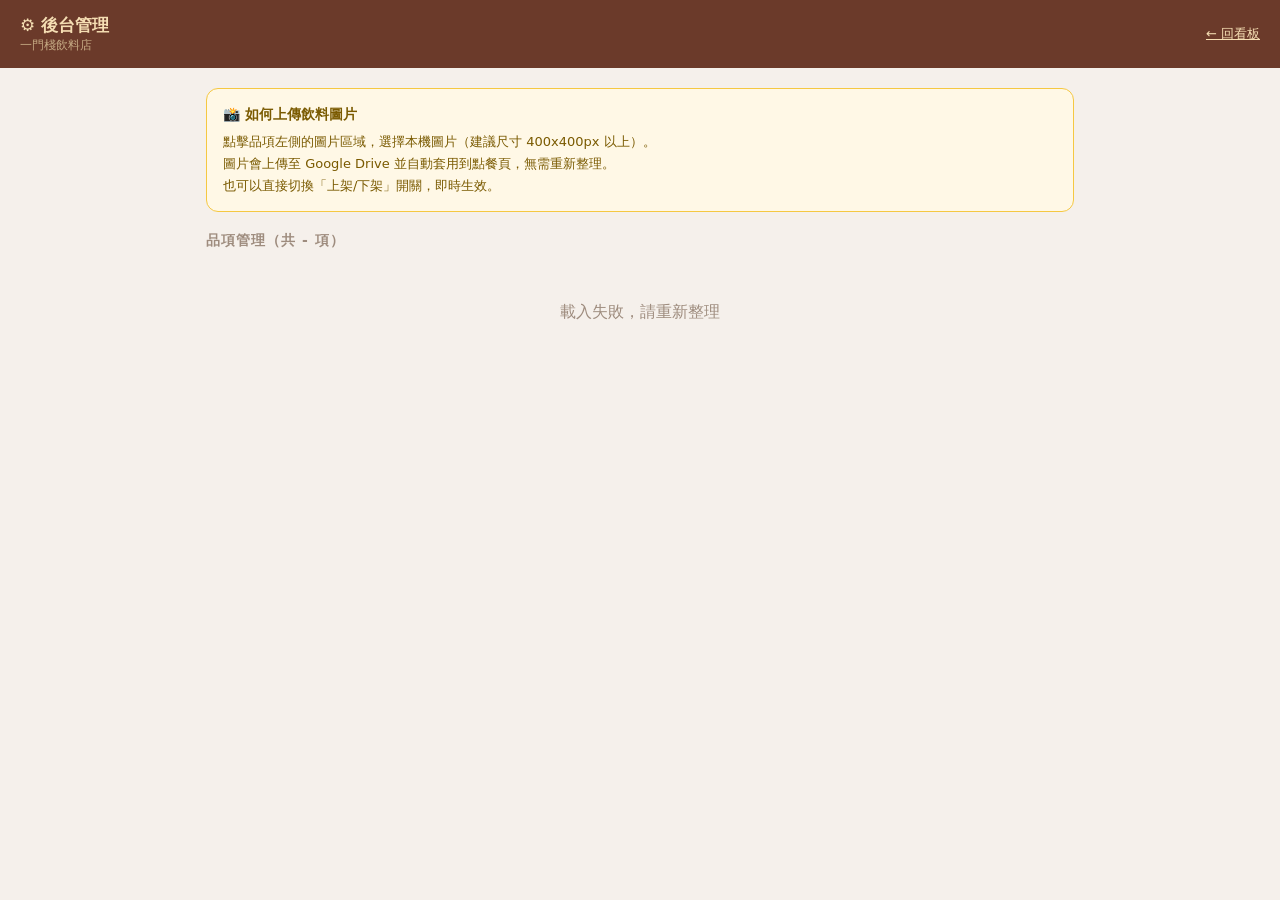
<file: admin.html>
<!DOCTYPE html>
<html lang="zh-Hant">
<head>
<meta charset="UTF-8">
<meta name="viewport" content="width=device-width, initial-scale=1.0">
<title>後台管理</title>
<style>
*, *::before, *::after { box-sizing: border-box; margin: 0; padding: 0; }
:root {
  --bg: #f5f0eb; --surface: #fff; --brown: #6b3a2a; --brown-light: #c8956a;
  --green: #2d6a4f; --red: #c0392b; --text: #1a1208; --muted: #9e8c7e;
  --border: #e0d5cc; --radius: 12px;
}
body { font-family: 'Noto Sans TC', system-ui, sans-serif; background: var(--bg); color: var(--text); min-height: 100vh; }

.topbar { background: var(--brown); color: #f5deb3; padding: 14px 20px; display: flex; align-items: center; justify-content: space-between; }
.topbar h1 { font-size: 17px; font-weight: 700; }
.topbar .sub { font-size: 12px; color: #c4a882; }

.container { max-width: 900px; margin: 0 auto; padding: 20px 16px; }

/* ── 說明區 ── */
.info-box { background: #fff8e6; border: 1px solid #f5c842; border-radius: var(--radius); padding: 14px 16px; margin-bottom: 20px; font-size: 13px; line-height: 1.7; color: #7a5a00; }
.info-box strong { display: block; margin-bottom: 4px; font-size: 14px; }

/* ── 品項列表 ── */
.section-title { font-size: 14px; font-weight: 700; color: var(--muted); margin-bottom: 12px; letter-spacing: 1px; text-transform: uppercase; }
.item-list { display: flex; flex-direction: column; gap: 10px; }
.item-row {
  background: var(--surface); border-radius: var(--radius); padding: 14px 16px;
  border: 1.5px solid var(--border); display: flex; align-items: center; gap: 14px;
}
.item-row.unavailable { opacity: .55; }

/* 圖片預覽 */
.thumb-wrap { width: 64px; height: 64px; border-radius: 10px; overflow: hidden; background: var(--bg); border: 1.5px dashed var(--border); flex-shrink: 0; display: flex; align-items: center; justify-content: center; cursor: pointer; transition: border-color .15s; position: relative; }
.thumb-wrap:hover { border-color: var(--brown-light); }
.thumb-wrap img { width: 100%; height: 100%; object-fit: cover; }
.thumb-wrap .emoji-placeholder { font-size: 28px; }
.thumb-wrap .upload-hint { position: absolute; bottom: 0; left: 0; right: 0; background: rgba(0,0,0,.5); color: #fff; font-size: 10px; text-align: center; padding: 3px 0; opacity: 0; transition: .15s; }
.thumb-wrap:hover .upload-hint { opacity: 1; }
input[type=file] { display: none; }

/* 品項資訊 */
.item-info { flex: 1; }
.item-info .name { font-size: 15px; font-weight: 700; margin-bottom: 2px; }
.item-info .price { font-size: 14px; color: var(--brown); font-weight: 600; }
.item-info .pid { font-size: 11px; color: var(--muted); margin-top: 2px; }

/* 狀態切換 */
.toggle-wrap { display: flex; flex-direction: column; align-items: center; gap: 6px; }
.toggle-label { font-size: 11px; color: var(--muted); }
.toggle { width: 40px; height: 22px; background: var(--border); border-radius: 99px; position: relative; cursor: pointer; border: none; transition: .2s; }
.toggle.on { background: var(--green); }
.toggle::after { content: ''; position: absolute; width: 16px; height: 16px; background: #fff; border-radius: 50%; top: 3px; left: 3px; transition: .2s; box-shadow: 0 1px 3px rgba(0,0,0,.2); }
.toggle.on::after { left: 21px; }

/* 上傳進度 */
.upload-status { font-size: 11px; margin-top: 4px; min-height: 16px; }
.upload-status.uploading { color: var(--brown-light); }
.upload-status.done { color: var(--green); }
.upload-status.error { color: var(--red); }

/* Toast */
.toast { position: fixed; top: 20px; left: 50%; transform: translateX(-50%) translateY(-8px); background: var(--text); color: #fff; padding: 9px 20px; border-radius: 99px; font-size: 13px; opacity: 0; transition: .25s; pointer-events: none; z-index: 200; white-space: nowrap; }
.toast.show { opacity: 1; transform: translateX(-50%) translateY(0); }

/* Loading */
.loading { text-align: center; padding: 40px; color: var(--muted); }
</style>
</head>
<body>

<div class="topbar">
  <div>
    <h1>⚙️ 後台管理</h1>
    <div class="sub">一門棧飲料店</div>
  </div>
  <a href="ipad_dashboard.html" style="color:#f5deb3;font-size:13px">← 回看板</a>
</div>

<div class="container">

  <div class="info-box">
    <strong>📸 如何上傳飲料圖片</strong>
    點擊品項左側的圖片區域，選擇本機圖片（建議尺寸 400x400px 以上）。<br>
    圖片會上傳至 Google Drive 並自動套用到點餐頁，無需重新整理。<br>
    也可以直接切換「上架/下架」開關，即時生效。
  </div>

  <div class="section-title">品項管理（共 <span id="totalCount">-</span> 項）</div>
  <div class="item-list" id="itemList">
    <div class="loading">載入中…</div>
  </div>

</div>

<div class="toast" id="toast"></div>

<script>
const GAS_URL = 'https://script.google.com/macros/s/AKfycbyW3Zw98f4jNQ-9rba55L1VxA2z_oAnY9DS5Y3VaxA3cXXTApbIwTMAlnrE9a8ts6Dsyg/exec';

let menuItems = [];

// ─── 載入菜單 ──────────────────────────────────────────────────────────────────
async function loadMenu() {
  try {
    const res  = await fetch(`${GAS_URL}?action=getMenu`);
    const data = await res.json();
    menuItems = data.menu || [];
    document.getElementById('totalCount').textContent = menuItems.length;
    renderList();
  } catch (e) {
    document.getElementById('itemList').innerHTML = '<div class="loading">載入失敗，請重新整理</div>';
  }
}

// ─── 渲染品項列表 ──────────────────────────────────────────────────────────────
function renderList() {
  const list = document.getElementById('itemList');
  list.innerHTML = menuItems.map(item => `
    <div class="item-row ${item.available ? '' : 'unavailable'}" id="row-${item.id}">

      <!-- 圖片上傳區 -->
      <div class="thumb-wrap" onclick="document.getElementById('file-${item.id}').click()">
        ${item.imageUrl
          ? `<img src="${item.imageUrl}" alt="${item.name}" onerror="this.src=''">` 
          : `<span class="emoji-placeholder">${item.emoji || '🧋'}</span>`}
        <div class="upload-hint">點擊上傳</div>
      </div>
      <input type="file" id="file-${item.id}" accept="image/*" onchange="handleUpload('${item.id}', this)">

      <!-- 品項資訊 -->
      <div class="item-info">
        <div class="name">${item.name}</div>
        <div class="price">$${item.price}</div>
        <div class="pid">${item.id}</div>
        <div class="upload-status" id="status-${item.id}"></div>
      </div>

      <!-- 上架/下架 -->
      <div class="toggle-wrap">
        <div class="toggle-label">${item.available ? '上架中' : '已下架'}</div>
        <button class="toggle ${item.available ? 'on' : ''}" id="toggle-${item.id}"
          onclick="toggleAvailable('${item.id}', ${!item.available}, this)"></button>
      </div>

    </div>
  `).join('');
}

// ─── 切換上下架 ────────────────────────────────────────────────────────────────
async function toggleAvailable(productId, newValue, btn) {
  btn.disabled = true;
  try {
    const res  = await fetch(`${GAS_URL}?action=toggleProduct&productId=${productId}&available=${newValue}`);
    const data = await res.json();
    if (data.status === 'success') {
      btn.classList.toggle('on', newValue);
      const label = btn.previousElementSibling;
      label.textContent = newValue ? '上架中' : '已下架';
      const row = document.getElementById(`row-${productId}`);
      row.classList.toggle('unavailable', !newValue);
      // 更新本地資料
      const item = menuItems.find(i => i.id === productId);
      if (item) item.available = newValue;
      showToast(newValue ? '已上架' : '已下架');
    }
  } catch (e) {
    showToast('操作失敗，請重試');
  } finally {
    btn.disabled = false;
  }
}

// ─── 圖片上傳 ──────────────────────────────────────────────────────────────────
async function handleUpload(productId, input) {
  const file = input.files[0];
  if (!file) return;

  // 檔案大小限制 5MB
  if (file.size > 5 * 1024 * 1024) {
    showToast('圖片不能超過 5MB');
    return;
  }

  const statusEl = document.getElementById(`status-${productId}`);
  statusEl.className = 'upload-status uploading';
  statusEl.textContent = '上傳中…';

  try {
    // 轉 base64
    const base64 = await toBase64(file);
    const mimeType = file.type;

    // 送到 GAS 上傳到 Google Drive
    const res = await fetch(GAS_URL, {
      method: 'POST',
      body: JSON.stringify({
        action:    'uploadImage',
        productId,
        fileName:  `${productId}_${Date.now()}.${file.name.split('.').pop()}`,
        mimeType,
        base64Data: base64.split(',')[1], // 去掉 data:image/xxx;base64, 前綴
      }),
    });
    const data = await res.json();

    if (data.status === 'success') {
      // 更新預覽圖
      const thumbWrap = document.querySelector(`#row-${productId} .thumb-wrap`);
      thumbWrap.innerHTML = `
        <img src="${data.imageUrl}" alt="">
        <div class="upload-hint">點擊上傳</div>`;

      statusEl.className = 'upload-status done';
      statusEl.textContent = '✓ 上傳成功';
      setTimeout(() => { statusEl.textContent = ''; }, 3000);

      const item = menuItems.find(i => i.id === productId);
      if (item) item.imageUrl = data.imageUrl;
      showToast(`${item?.name || ''} 圖片已更新`);
    } else {
      throw new Error(data.error || '上傳失敗');
    }
  } catch (e) {
    statusEl.className = 'upload-status error';
    statusEl.textContent = '上傳失敗：' + e.message;
  }

  input.value = ''; // 重設 input 讓同一張圖可以重傳
}

function toBase64(file) {
  return new Promise((resolve, reject) => {
    const reader = new FileReader();
    reader.onload  = () => resolve(reader.result);
    reader.onerror = reject;
    reader.readAsDataURL(file);
  });
}

// ─── Toast ─────────────────────────────────────────────────────────────────────
function showToast(msg) {
  const el = document.getElementById('toast');
  el.textContent = msg;
  el.classList.add('show');
  setTimeout(() => el.classList.remove('show'), 2500);
}

loadMenu();
</script>
</body>
</html>
</file>
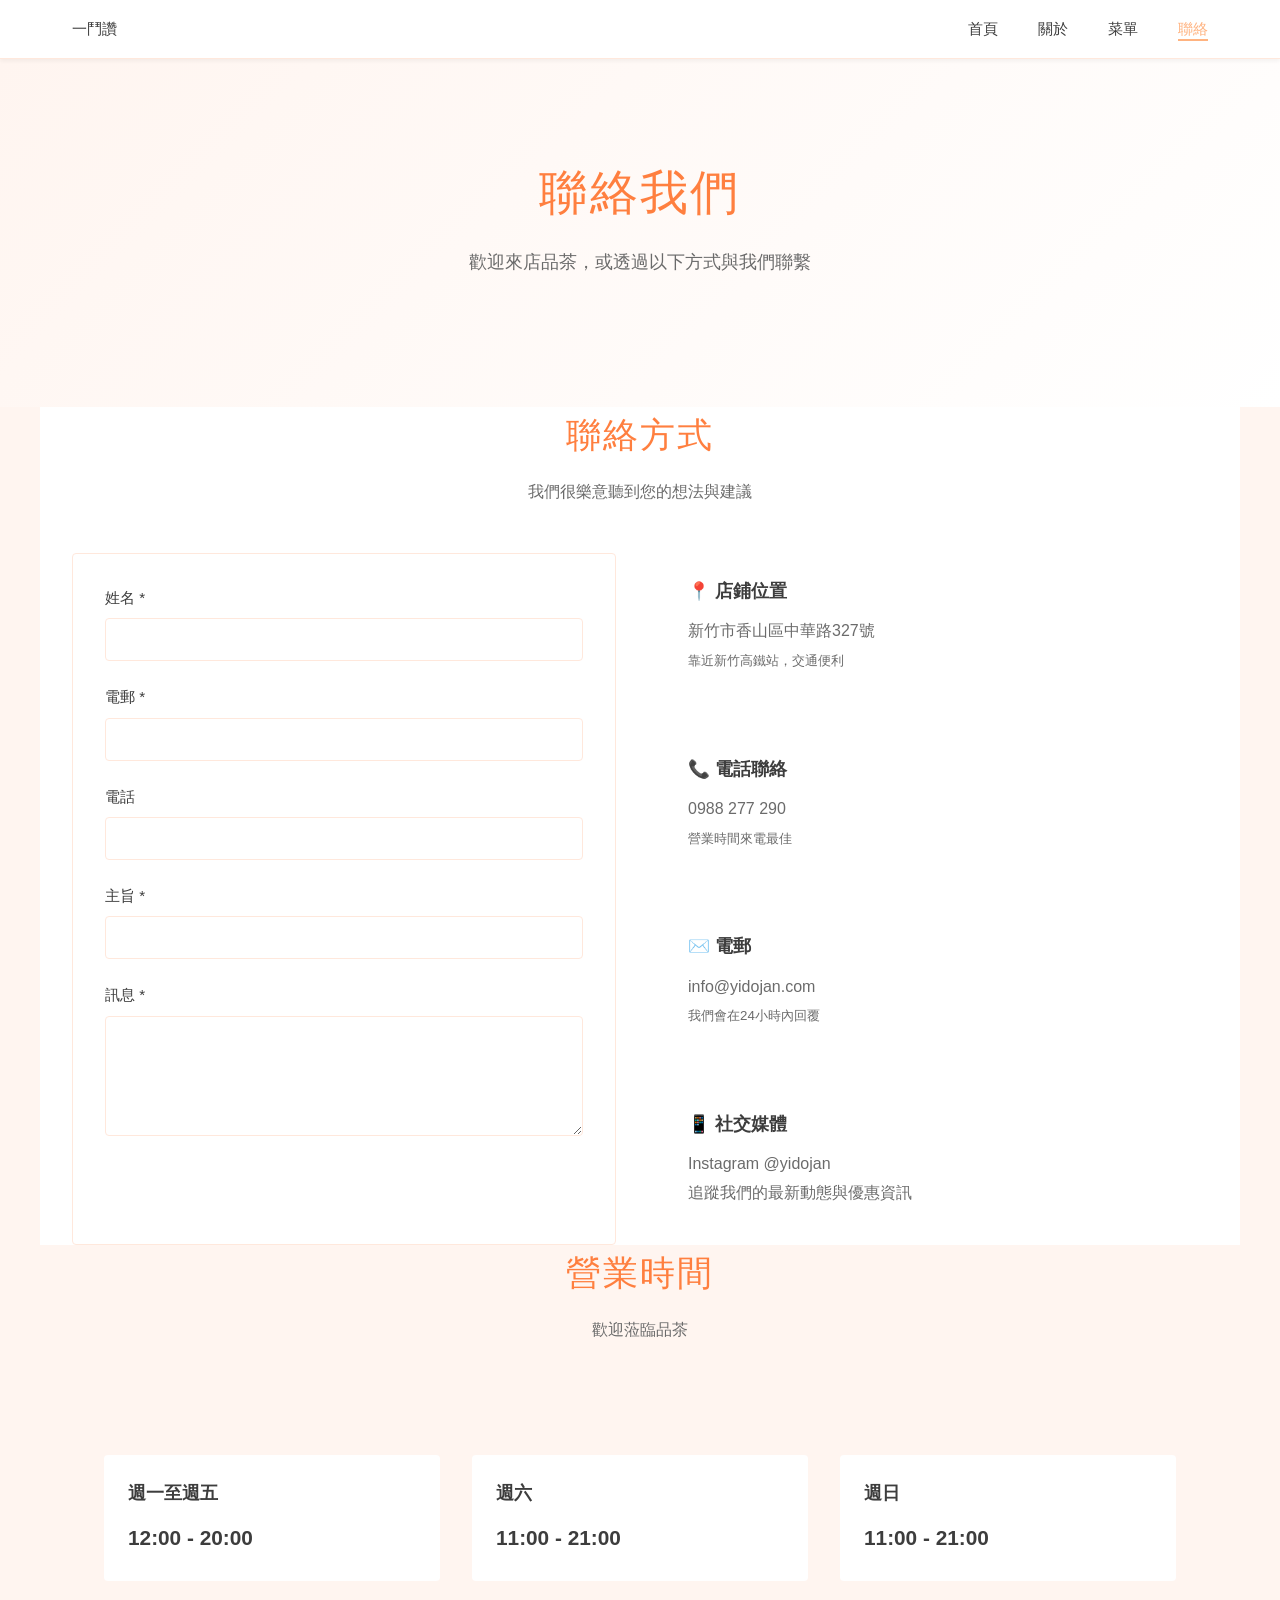
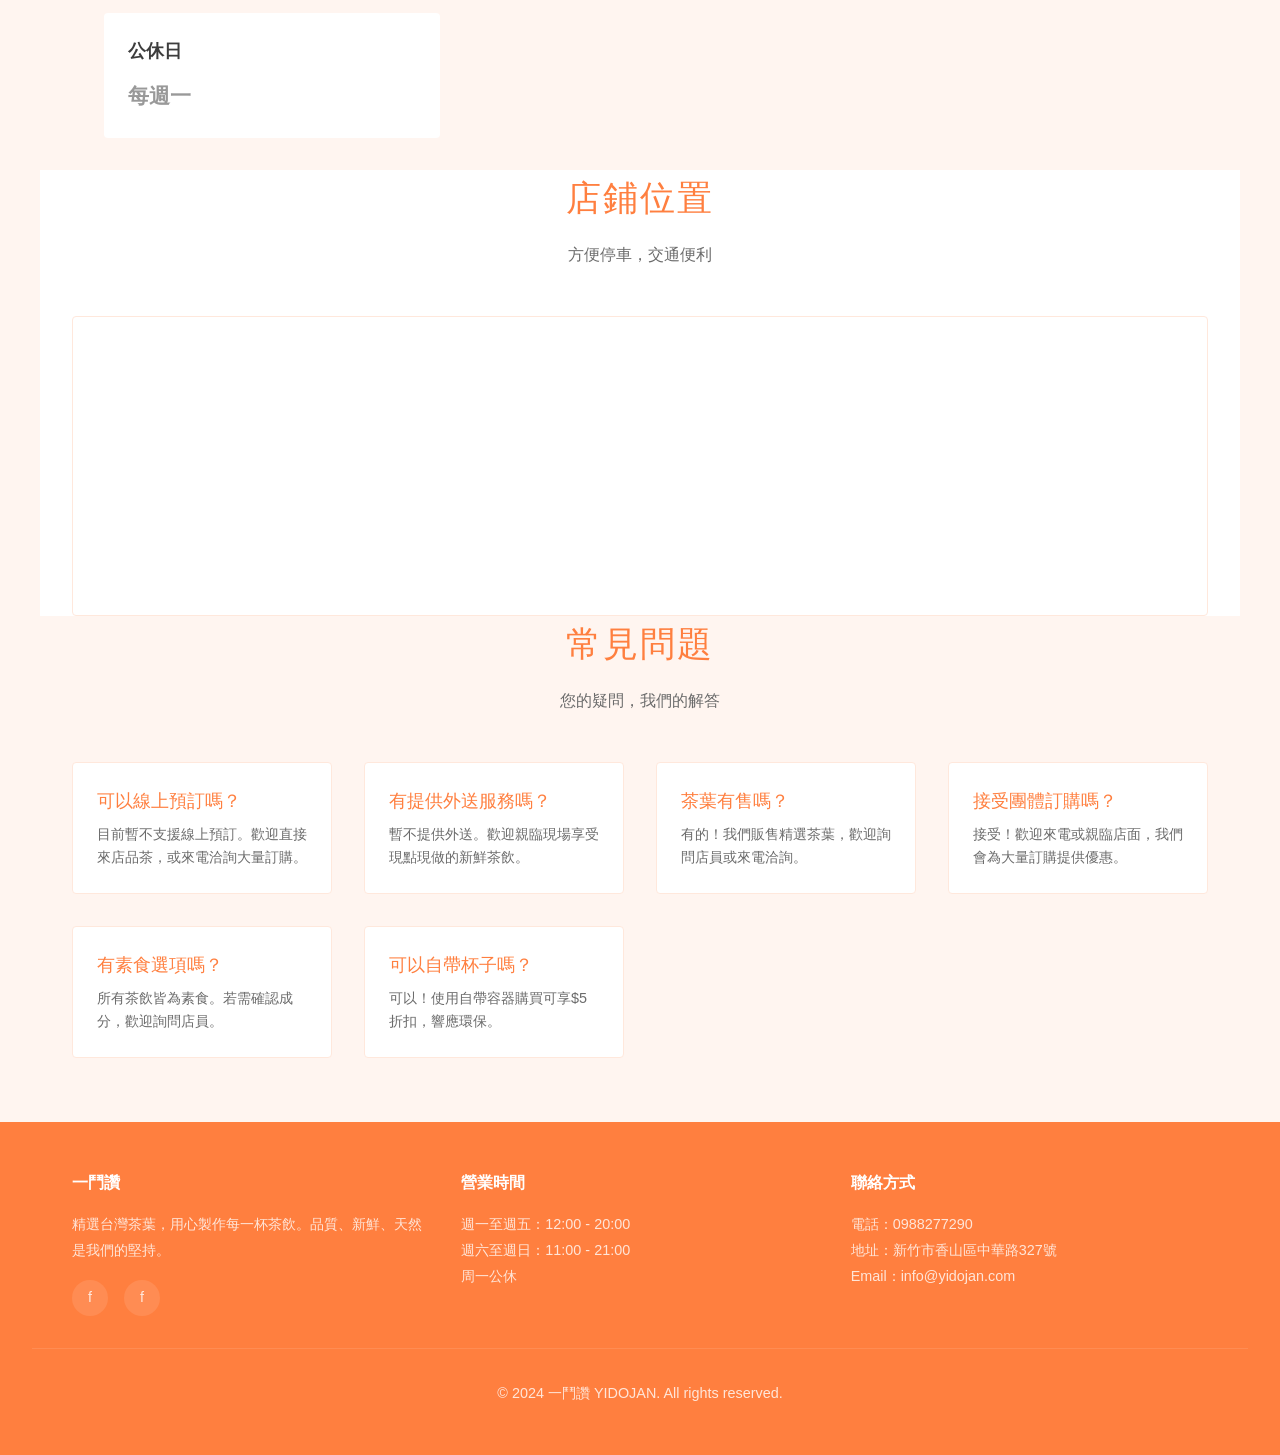
<file: C:\Users\binco\AppData\Roaming\Claude\local-agent-mode-sessions\64ef542b-229d-4220-9f70-507013edfea3\514324e6-7c74-4a74-b3b4-129b8f88fe61\agent\local_ditto_514324e6-7c74-4a74-b3b4-129b8f88fe61_g1\outputs\contact.html>
<!DOCTYPE html>
<html lang="zh-TW">
<head>
  <meta charset="UTF-8">
  <meta name="viewport" content="width=device-width, initial-scale=1.0">
  <title>聯絡我們 - 一鬥讚 YIDOJAN</title>
  <link rel="stylesheet" href="style.css">
  <style>
    .contact-grid {
      display: grid;
      grid-template-columns: 1fr 1fr;
      gap: 3rem;
      margin-top: 2rem;
    }

    .contact-form {
      background-color: var(--white);
      padding: 2rem;
      border-radius: 4px;
      border: 1px solid var(--border-light);
    }

    .contact-form label {
      display: block;
      margin-bottom: 0.5rem;
      color: var(--primary-brown);
      font-weight: 500;
      font-size: 0.95rem;
    }

    .contact-form input,
    .contact-form textarea {
      width: 100%;
      padding: 0.75rem;
      margin-bottom: 1.5rem;
      border: 1px solid var(--border-light);
      border-radius: 4px;
      font-family: inherit;
      font-size: 0.95rem;
      color: var(--text-dark);
    }

    .contact-form input:focus,
    .contact-form textarea:focus {
      outline: none;
      border-color: var(--accent-green);
      box-shadow: 0 0 0 3px rgba(139, 157, 111, 0.1);
    }

    .contact-form textarea {
      resize: vertical;
      min-height: 120px;
    }

    .contact-form button {
      background-color: var(--primary-brown);
      color: white;
      padding: 0.75rem 2rem;
      border: none;
      border-radius: 4px;
      font-size: 0.95rem;
      cursor: pointer;
      transition: background-color 0.3s ease;
      font-weight: 500;
    }

    .contact-form button:hover {
      background-color: var(--secondary-brown);
    }

    .contact-info {
      display: flex;
      flex-direction: column;
      gap: 2rem;
    }

    .info-card {
      background-color: var(--light-cream);
      padding: 1.5rem;
      border-radius: 4px;
    }

    .info-card h3 {
      color: var(--primary-brown);
      margin-bottom: 0.75rem;
      font-size: 1.1rem;
    }

    .info-card p {
      color: var(--text-light);
      line-height: 1.8;
    }

    .info-card a {
      color: var(--accent-green);
      text-decoration: none;
      font-weight: 500;
    }

    .info-card a:hover {
      text-decoration: underline;
    }

    .map-container {
      width: 100%;
      height: 300px;
      border-radius: 4px;
      overflow: hidden;
      border: 1px solid var(--border-light);
      margin-top: 2rem;
    }

    .map-container iframe {
      width: 100%;
      height: 100%;
      border: none;
    }

    @media (max-width: 768px) {
      .contact-grid {
        grid-template-columns: 1fr;
      }

      .map-container {
        height: 250px;
      }
    }
  </style>
</head>
<body>
  <!-- NAVIGATION -->
  <nav>
    <div class="container">
      <a href="index.html" class="logo">一鬥讚</a>
      <ul>
        <li><a href="index.html">首頁</a></li>
        <li><a href="about.html">關於</a></li>
        <li><a href="menu.html">菜單</a></li>
        <li><a href="contact.html" class="active">聯絡</a></li>
      </ul>
    </div>
  </nav>

  <!-- HERO -->
  <div class="hero">
    <div class="hero-content">
      <h1>聯絡我們</h1>
      <p>歡迎來店品茶，或透過以下方式與我們聯繫</p>
    </div>
  </div>

  <!-- CONTACT SECTION -->
  <section class="container">
    <h2>聯絡方式</h2>
    <p class="subtitle">我們很樂意聽到您的想法與建議</p>

    <div class="contact-grid">
      <!-- CONTACT FORM -->
      <div class="contact-form">
        <form>
          <label for="name">姓名 *</label>
          <input type="text" id="name" name="name" required>

          <label for="email">電郵 *</label>
          <input type="email" id="email" name="email" required>

          <label for="phone">電話</label>
          <input type="tel" id="phone" name="phone">

          <label for="subject">主旨 *</label>
          <input type="text" id="subject" name="subject" required>

          <label for="message">訊息 *</label>
          <textarea id="message" name="message" required></textarea>

          <button type="submit">傳送訊息</button>
        </form>
      </div>

      <!-- CONTACT INFO -->
      <div class="contact-info">
        <div class="info-card">
          <h3>📍 店鋪位置</h3>
          <p>
            新竹市香山區中華路327號<br>
            <small>靠近新竹高鐵站，交通便利</small>
          </p>
        </div>

        <div class="info-card">
          <h3>📞 電話聯絡</h3>
          <p>
            <a href="tel:0988277290">0988 277 290</a><br>
            <small>營業時間來電最佳</small>
          </p>
        </div>

        <div class="info-card">
          <h3>✉️ 電郵</h3>
          <p>
            <a href="mailto:info@yidojan.com">info@yidojan.com</a><br>
            <small>我們會在24小時內回覆</small>
          </p>
        </div>

        <div class="info-card">
          <h3>📱 社交媒體</h3>
          <p>
            <a href="https://www.instagram.com/yidojan/" target="_blank">Instagram @yidojan</a><br>
            追蹤我們的最新動態與優惠資訊
          </p>
        </div>
      </div>
    </div>
  </section>

  <!-- OPENING HOURS -->
  <section class="container">
    <h2>營業時間</h2>
    <p class="subtitle">歡迎蒞臨品茶</p>

    <div style="background-color: var(--light-cream); padding: 2rem; border-radius: 4px; margin-top: 2rem;">
      <div class="gallery-grid">
        <div class="info-card" style="background-color: var(--white);">
          <h3>週一至週五</h3>
          <p style="font-size: 1.3rem; color: var(--accent-green); font-weight: 600;">12:00 - 20:00</p>
        </div>
        <div class="info-card" style="background-color: var(--white);">
          <h3>週六</h3>
          <p style="font-size: 1.3rem; color: var(--accent-green); font-weight: 600;">11:00 - 21:00</p>
        </div>
        <div class="info-card" style="background-color: var(--white);">
          <h3>週日</h3>
          <p style="font-size: 1.3rem; color: var(--accent-green); font-weight: 600;">11:00 - 21:00</p>
        </div>
        <div class="info-card" style="background-color: var(--white);">
          <h3>公休日</h3>
          <p style="font-size: 1.3rem; color: #999; font-weight: 600;">每週一</p>
        </div>
      </div>
    </div>
  </section>

  <!-- LOCATION MAP -->
  <section class="container">
    <h2>店鋪位置</h2>
    <p class="subtitle">方便停車，交通便利</p>

    <div class="map-container">
      <iframe src="https://www.google.com/maps/embed?pb=!1m18!1m12!1m3!1d3622.2754896894617!2d120.92657!3d24.79087!2m3!1f0!2f0!3f0!3m2!1i1024!2i768!4f13.1!3m3!1m2!1s0x34681234567890ab%3A0x1234567890abcdef!2z5pil6YiT5YiX!5e0!3m2!1szh-TW!2stw!4v1234567890" allowfullscreen="" loading="lazy" referrerpolicy="no-referrer-when-downgrade"></iframe>
    </div>
  </section>

  <!-- FAQ -->
  <section class="container">
    <h2>常見問題</h2>
    <p class="subtitle">您的疑問，我們的解答</p>

    <div class="gallery-grid">
      <div class="gallery-item">
        <div class="gallery-item-content">
          <h3>可以線上預訂嗎？</h3>
          <p>目前暫不支援線上預訂。歡迎直接來店品茶，或來電洽詢大量訂購。</p>
        </div>
      </div>
      <div class="gallery-item">
        <div class="gallery-item-content">
          <h3>有提供外送服務嗎？</h3>
          <p>暫不提供外送。歡迎親臨現場享受現點現做的新鮮茶飲。</p>
        </div>
      </div>
      <div class="gallery-item">
        <div class="gallery-item-content">
          <h3>茶葉有售嗎？</h3>
          <p>有的！我們販售精選茶葉，歡迎詢問店員或來電洽詢。</p>
        </div>
      </div>
      <div class="gallery-item">
        <div class="gallery-item-content">
          <h3>接受團體訂購嗎？</h3>
          <p>接受！歡迎來電或親臨店面，我們會為大量訂購提供優惠。</p>
        </div>
      </div>
      <div class="gallery-item">
        <div class="gallery-item-content">
          <h3>有素食選項嗎？</h3>
          <p>所有茶飲皆為素食。若需確認成分，歡迎詢問店員。</p>
        </div>
      </div>
      <div class="gallery-item">
        <div class="gallery-item-content">
          <h3>可以自帶杯子嗎？</h3>
          <p>可以！使用自帶容器購買可享$5折扣，響應環保。</p>
        </div>
      </div>
    </div>
  </section>

  <!-- FOOTER -->
  <footer>
    <div class="container">
      <div>
        <h4>一鬥讚</h4>
        <p>精選台灣茶葉，用心製作每一杯茶飲。品質、新鮮、天然是我們的堅持。</p>
        <div class="social-icons">
          <a href="https://www.instagram.com/yidojan/" target="_blank" title="Instagram">f</a>
          <a href="#" title="Facebook">f</a>
        </div>
      </div>
      <div>
        <h4>營業時間</h4>
        <p>週一至週五：12:00 - 20:00<br>週六至週日：11:00 - 21:00<br>周一公休</p>
      </div>
      <div>
        <h4>聯絡方式</h4>
        <p>電話：0988277290<br>地址：新竹市香山區中華路327號<br>Email：info@yidojan.com</p>
      </div>
    </div>
    <div class="footer-bottom">
      <p>&copy; 2024 一鬥讚 YIDOJAN. All rights reserved.</p>
    </div>
  </footer>

  <script src="script.js"></script>
</body>
</html>
</file>
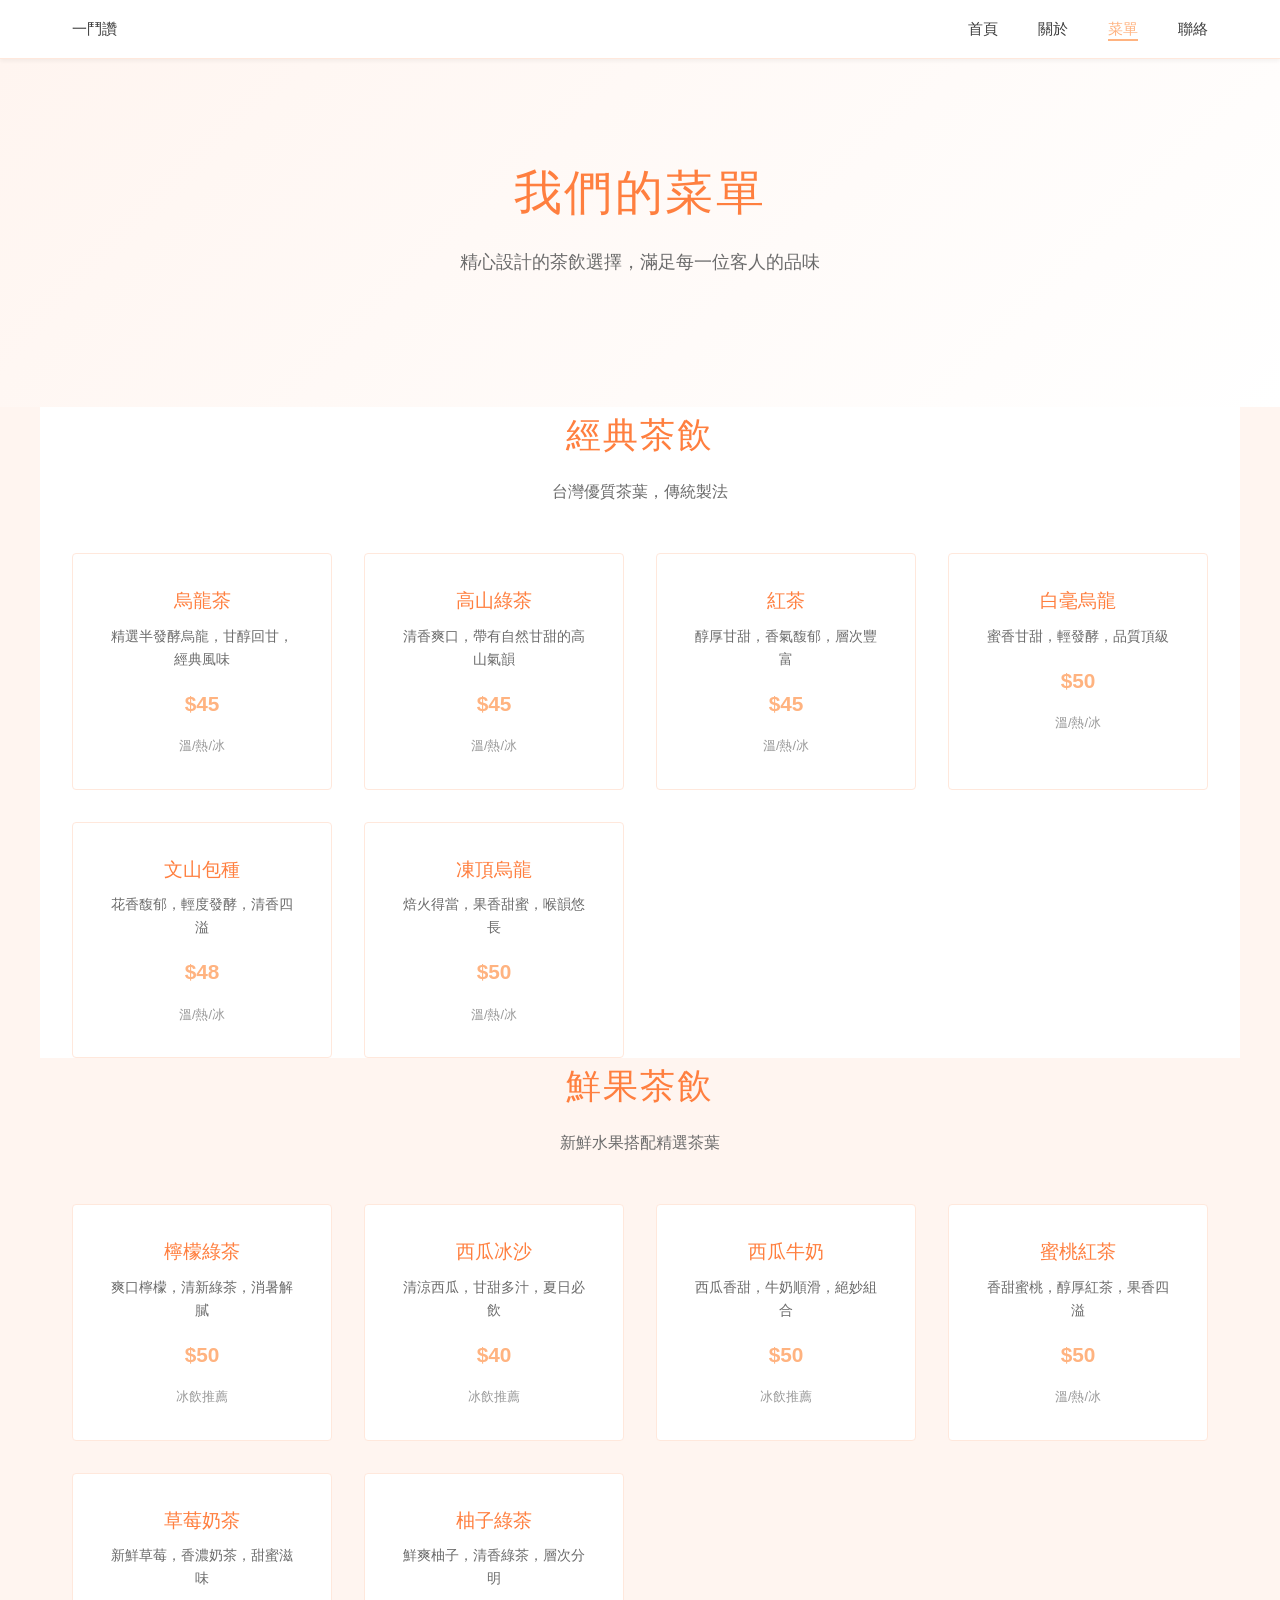
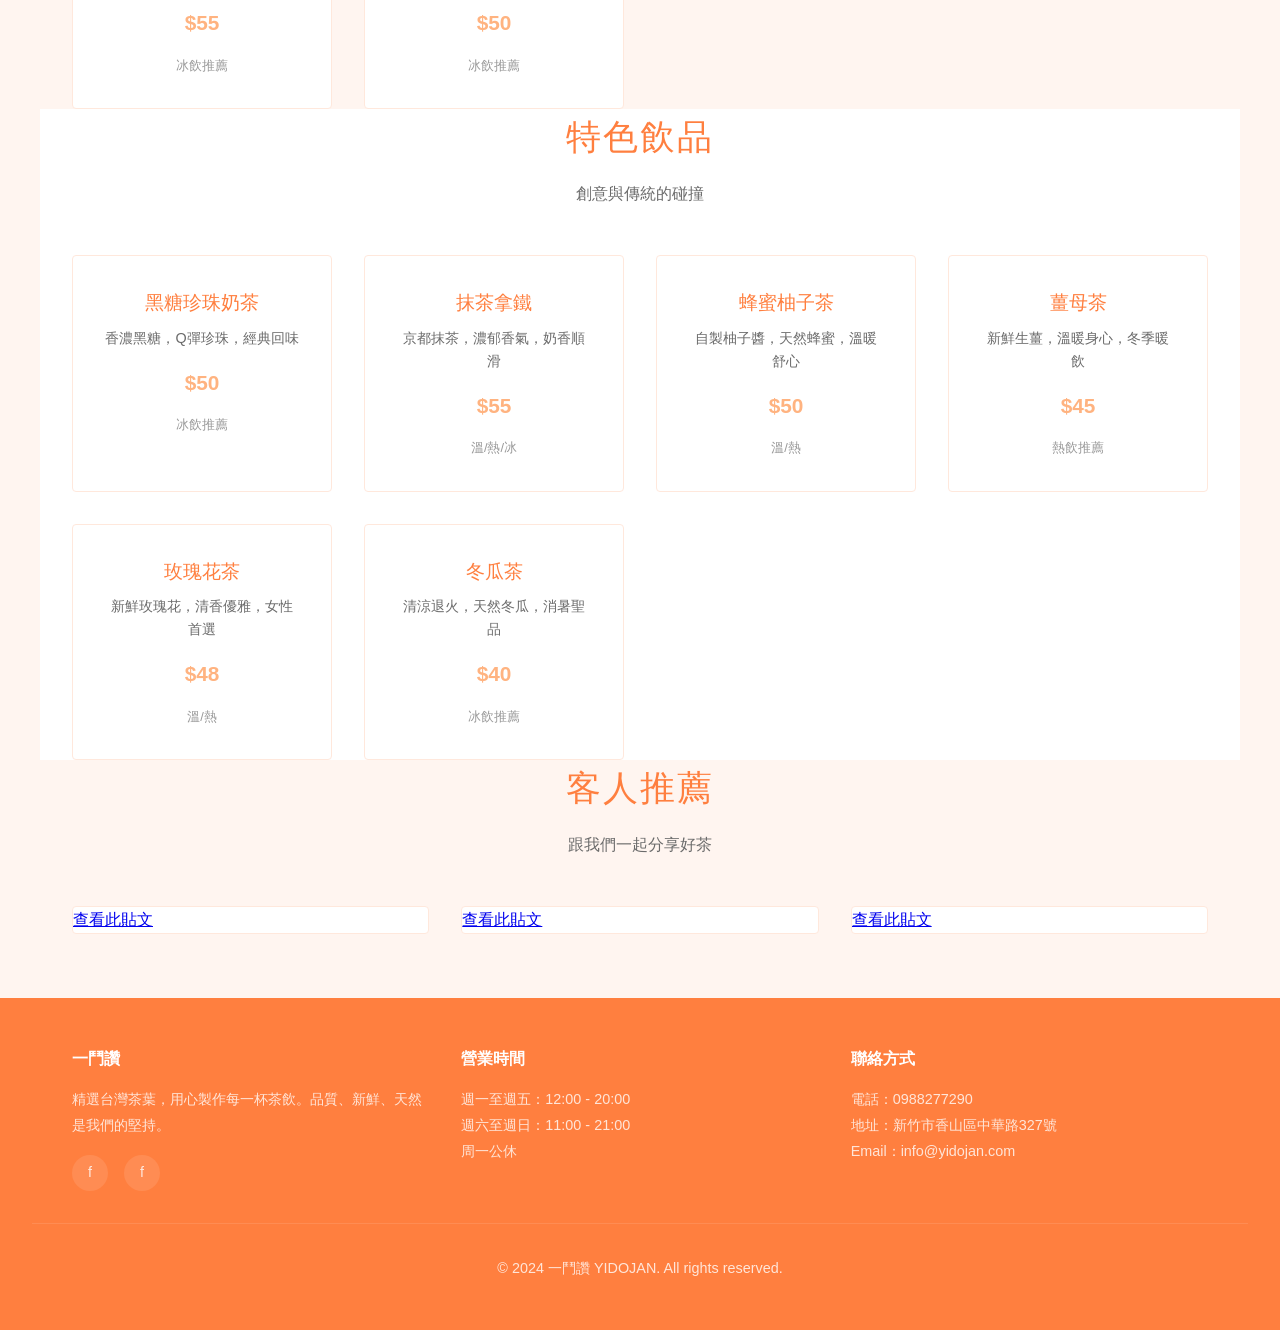
<file: C:\Users\binco\AppData\Roaming\Claude\local-agent-mode-sessions\64ef542b-229d-4220-9f70-507013edfea3\514324e6-7c74-4a74-b3b4-129b8f88fe61\agent\local_ditto_514324e6-7c74-4a74-b3b4-129b8f88fe61_g1\outputs\menu.html>
<!DOCTYPE html>
<html lang="zh-TW">
<head>
  <meta charset="UTF-8">
  <meta name="viewport" content="width=device-width, initial-scale=1.0">
  <title>菜單 - 一鬥讚 YIDOJAN</title>
  <link rel="stylesheet" href="style.css">
</head>
<body>
  <!-- NAVIGATION -->
  <nav>
    <div class="container">
      <a href="index.html" class="logo">一鬥讚</a>
      <ul>
        <li><a href="index.html">首頁</a></li>
        <li><a href="about.html">關於</a></li>
        <li><a href="menu.html" class="active">菜單</a></li>
        <li><a href="contact.html">聯絡</a></li>
      </ul>
    </div>
  </nav>

  <!-- HERO -->
  <div class="hero">
    <div class="hero-content">
      <h1>我們的菜單</h1>
      <p>精心設計的茶飲選擇，滿足每一位客人的品味</p>
    </div>
  </div>

  <!-- CLASSIC TEA -->
  <section class="container">
    <h2>經典茶飲</h2>
    <p class="subtitle">台灣優質茶葉，傳統製法</p>
    <div class="gallery-grid">
      <div class="product-card">
        <h3>烏龍茶</h3>
        <p>精選半發酵烏龍，甘醇回甘，經典風味</p>
        <div class="price">$45</div>
        <p style="font-size: 0.8rem; color: #999;">溫/熱/冰</p>
      </div>
      <div class="product-card">
        <h3>高山綠茶</h3>
        <p>清香爽口，帶有自然甘甜的高山氣韻</p>
        <div class="price">$45</div>
        <p style="font-size: 0.8rem; color: #999;">溫/熱/冰</p>
      </div>
      <div class="product-card">
        <h3>紅茶</h3>
        <p>醇厚甘甜，香氣馥郁，層次豐富</p>
        <div class="price">$45</div>
        <p style="font-size: 0.8rem; color: #999;">溫/熱/冰</p>
      </div>
      <div class="product-card">
        <h3>白毫烏龍</h3>
        <p>蜜香甘甜，輕發酵，品質頂級</p>
        <div class="price">$50</div>
        <p style="font-size: 0.8rem; color: #999;">溫/熱/冰</p>
      </div>
      <div class="product-card">
        <h3>文山包種</h3>
        <p>花香馥郁，輕度發酵，清香四溢</p>
        <div class="price">$48</div>
        <p style="font-size: 0.8rem; color: #999;">溫/熱/冰</p>
      </div>
      <div class="product-card">
        <h3>凍頂烏龍</h3>
        <p>焙火得當，果香甜蜜，喉韻悠長</p>
        <div class="price">$50</div>
        <p style="font-size: 0.8rem; color: #999;">溫/熱/冰</p>
      </div>
    </div>
  </section>

  <!-- FRUIT TEA -->
  <section class="container">
    <h2>鮮果茶飲</h2>
    <p class="subtitle">新鮮水果搭配精選茶葉</p>
    <div class="gallery-grid">
      <div class="product-card">
        <h3>檸檬綠茶</h3>
        <p>爽口檸檬，清新綠茶，消暑解膩</p>
        <div class="price">$50</div>
        <p style="font-size: 0.8rem; color: #999;">冰飲推薦</p>
      </div>
      <div class="product-card">
        <h3>西瓜冰沙</h3>
        <p>清涼西瓜，甘甜多汁，夏日必飲</p>
        <div class="price">$40</div>
        <p style="font-size: 0.8rem; color: #999;">冰飲推薦</p>
      </div>
      <div class="product-card">
        <h3>西瓜牛奶</h3>
        <p>西瓜香甜，牛奶順滑，絕妙組合</p>
        <div class="price">$50</div>
        <p style="font-size: 0.8rem; color: #999;">冰飲推薦</p>
      </div>
      <div class="product-card">
        <h3>蜜桃紅茶</h3>
        <p>香甜蜜桃，醇厚紅茶，果香四溢</p>
        <div class="price">$50</div>
        <p style="font-size: 0.8rem; color: #999;">溫/熱/冰</p>
      </div>
      <div class="product-card">
        <h3>草莓奶茶</h3>
        <p>新鮮草莓，香濃奶茶，甜蜜滋味</p>
        <div class="price">$55</div>
        <p style="font-size: 0.8rem; color: #999;">冰飲推薦</p>
      </div>
      <div class="product-card">
        <h3>柚子綠茶</h3>
        <p>鮮爽柚子，清香綠茶，層次分明</p>
        <div class="price">$50</div>
        <p style="font-size: 0.8rem; color: #999;">冰飲推薦</p>
      </div>
    </div>
  </section>

  <!-- SPECIALTY -->
  <section class="container">
    <h2>特色飲品</h2>
    <p class="subtitle">創意與傳統的碰撞</p>
    <div class="gallery-grid">
      <div class="product-card">
        <h3>黑糖珍珠奶茶</h3>
        <p>香濃黑糖，Q彈珍珠，經典回味</p>
        <div class="price">$50</div>
        <p style="font-size: 0.8rem; color: #999;">冰飲推薦</p>
      </div>
      <div class="product-card">
        <h3>抹茶拿鐵</h3>
        <p>京都抹茶，濃郁香氣，奶香順滑</p>
        <div class="price">$55</div>
        <p style="font-size: 0.8rem; color: #999;">溫/熱/冰</p>
      </div>
      <div class="product-card">
        <h3>蜂蜜柚子茶</h3>
        <p>自製柚子醬，天然蜂蜜，溫暖舒心</p>
        <div class="price">$50</div>
        <p style="font-size: 0.8rem; color: #999;">溫/熱</p>
      </div>
      <div class="product-card">
        <h3>薑母茶</h3>
        <p>新鮮生薑，溫暖身心，冬季暖飲</p>
        <div class="price">$45</div>
        <p style="font-size: 0.8rem; color: #999;">熱飲推薦</p>
      </div>
      <div class="product-card">
        <h3>玫瑰花茶</h3>
        <p>新鮮玫瑰花，清香優雅，女性首選</p>
        <div class="price">$48</div>
        <p style="font-size: 0.8rem; color: #999;">溫/熱</p>
      </div>
      <div class="product-card">
        <h3>冬瓜茶</h3>
        <p>清涼退火，天然冬瓜，消暑聖品</p>
        <div class="price">$40</div>
        <p style="font-size: 0.8rem; color: #999;">冰飲推薦</p>
      </div>
    </div>
  </section>

  <!-- INSTAGRAM GALLERY -->
  <section class="container">
    <h2>客人推薦</h2>
    <p class="subtitle">跟我們一起分享好茶</p>
    <div class="instagram-embed-container">
      <!-- 新年貼文 -->
      <div class="instagram-post">
        <blockquote class="instagram-media" data-instgrm-permalink="https://www.instagram.com/p/DUpTj-4gQNL/?utm_source=ig_embed&utm_campaign=loading" data-instgrm-version="14">
          <a href="https://www.instagram.com/p/DUpTj-4gQNL/?utm_source=ig_embed&utm_campaign=loading">查看此貼文</a>
        </blockquote>
      </div>

      <!-- 活動貼文 -->
      <div class="instagram-post">
        <blockquote class="instagram-media" data-instgrm-permalink="https://www.instagram.com/p/DO8QoMIga8p/?utm_source=ig_embed&utm_campaign=loading" data-instgrm-version="14">
          <a href="https://www.instagram.com/p/DO8QoMIga8p/?utm_source=ig_embed&utm_campaign=loading">查看此貼文</a>
        </blockquote>
      </div>

      <!-- 西瓜飲品貼文 -->
      <div class="instagram-post">
        <blockquote class="instagram-media" data-instgrm-permalink="https://www.instagram.com/p/C4xrdJHJsFD/?utm_source=ig_embed&utm_campaign=loading" data-instgrm-version="14">
          <a href="https://www.instagram.com/p/C4xrdJHJsFD/?utm_source=ig_embed&utm_campaign=loading">查看此貼文</a>
        </blockquote>
      </div>
    </div>
  </section>

  <!-- FOOTER -->
  <footer>
    <div class="container">
      <div>
        <h4>一鬥讚</h4>
        <p>精選台灣茶葉，用心製作每一杯茶飲。品質、新鮮、天然是我們的堅持。</p>
        <div class="social-icons">
          <a href="https://www.instagram.com/yidojan/" target="_blank" title="Instagram">f</a>
          <a href="#" title="Facebook">f</a>
        </div>
      </div>
      <div>
        <h4>營業時間</h4>
        <p>週一至週五：12:00 - 20:00<br>週六至週日：11:00 - 21:00<br>周一公休</p>
      </div>
      <div>
        <h4>聯絡方式</h4>
        <p>電話：0988277290<br>地址：新竹市香山區中華路327號<br>Email：info@yidojan.com</p>
      </div>
    </div>
    <div class="footer-bottom">
      <p>&copy; 2024 一鬥讚 YIDOJAN. All rights reserved.</p>
    </div>
  </footer>

  <script src="https://www.instagram.com/embed.js"></script>
  <script src="script.js"></script>
</body>
</html>
</file>
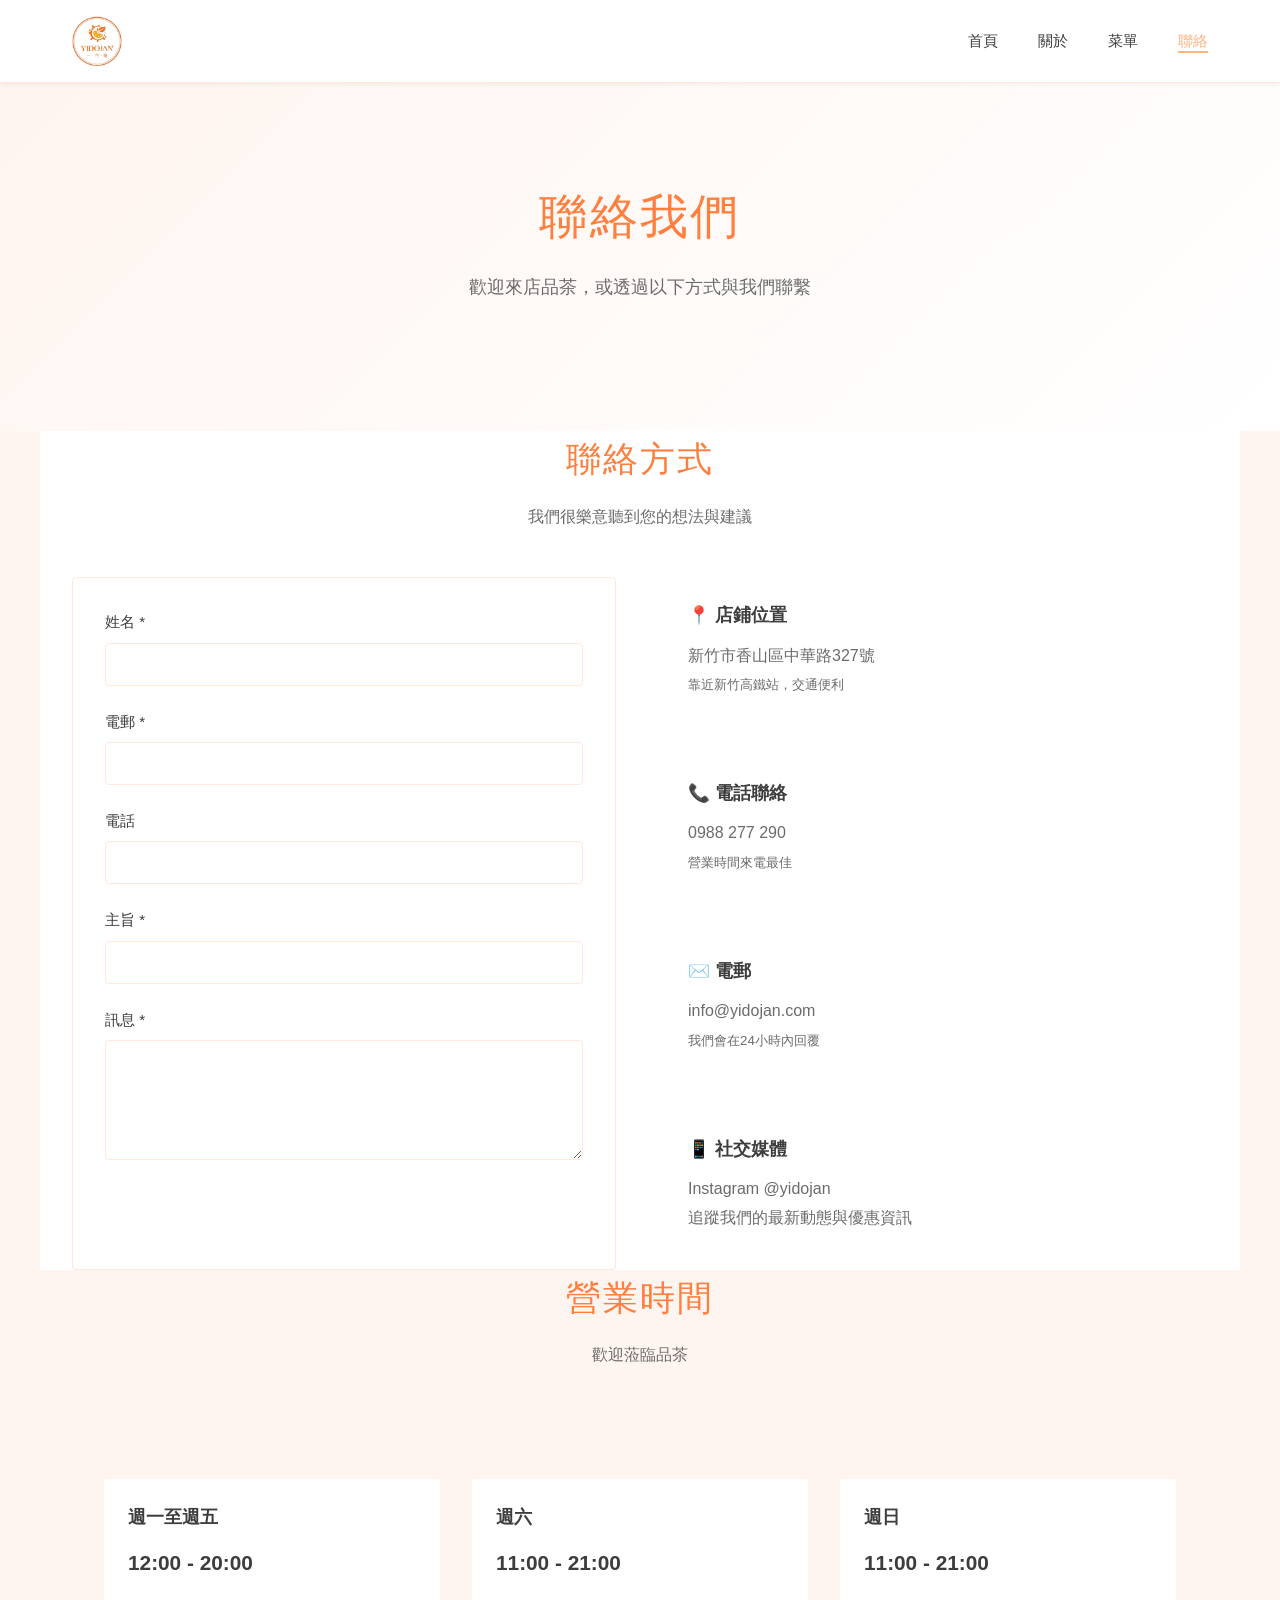
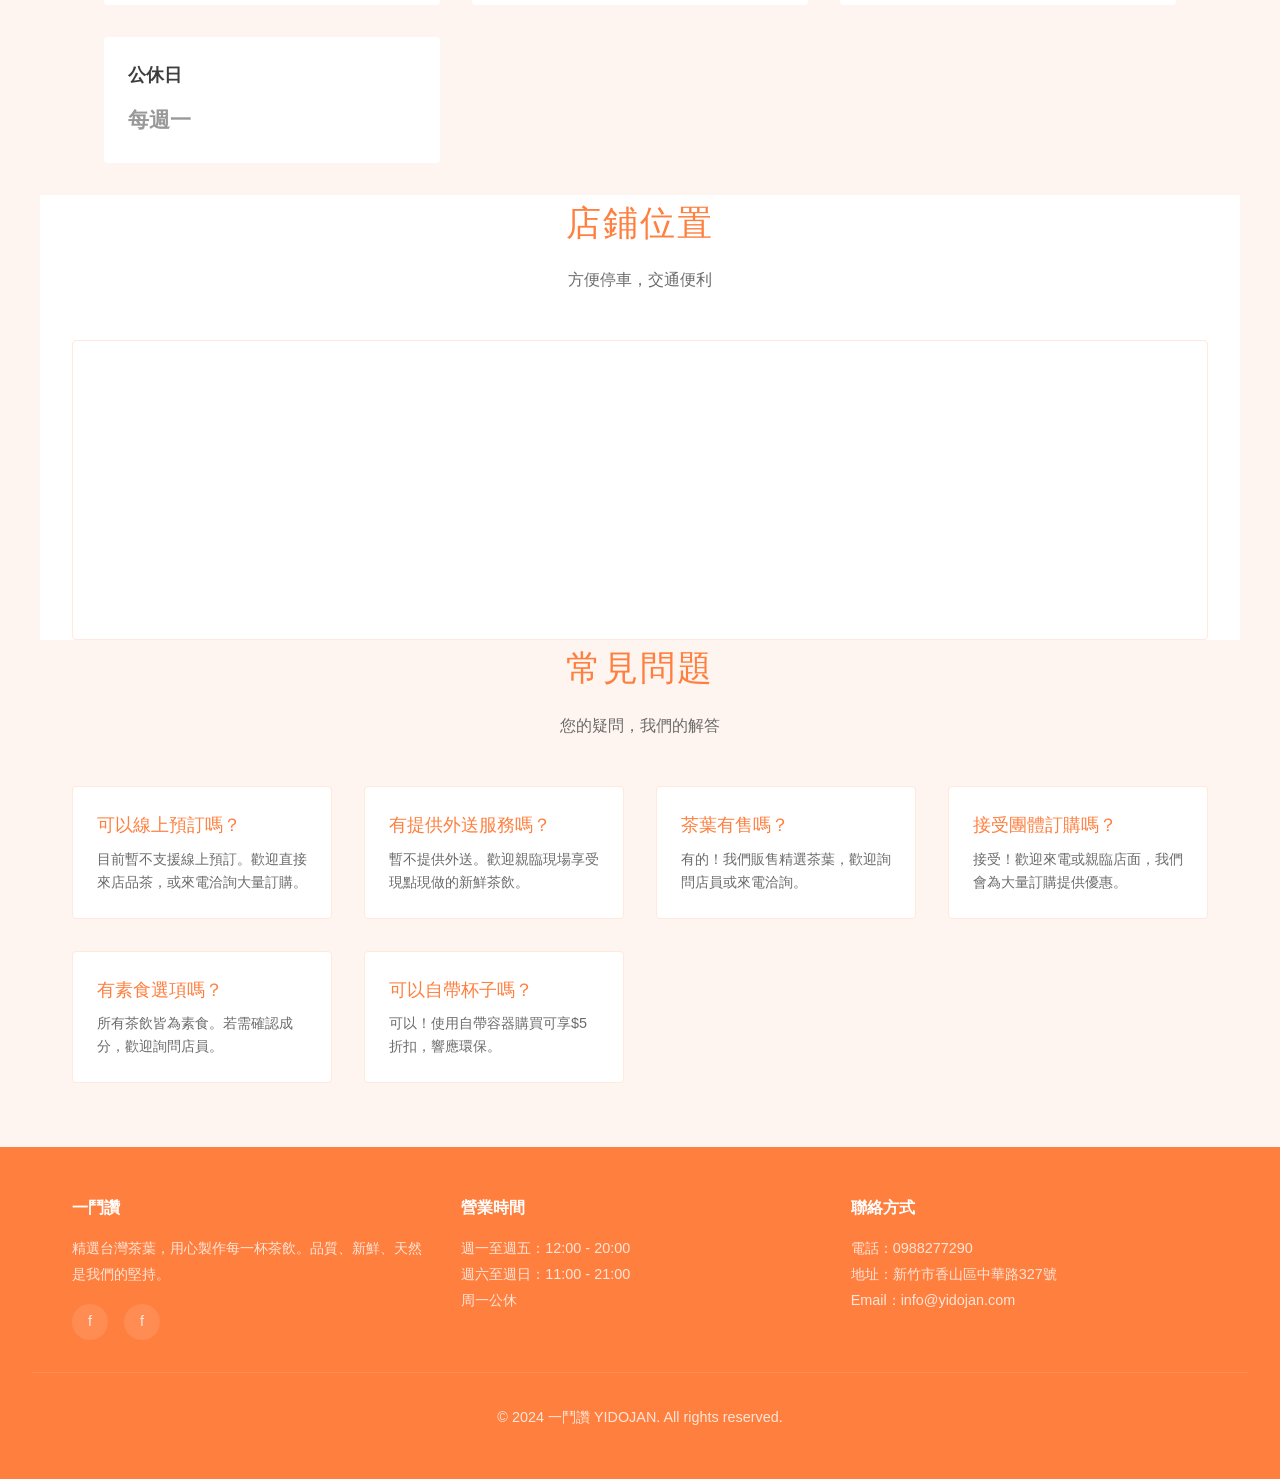
<file: contact.html>
<!DOCTYPE html>
<html lang="zh-TW">
<head>
  <meta charset="UTF-8">
  <meta name="viewport" content="width=device-width, initial-scale=1.0">
  <title>聯絡我們 - 一鬥讚 YIDOJAN</title>
  <link rel="stylesheet" href="style.css">
  <style>
    .contact-grid {
      display: grid;
      grid-template-columns: 1fr 1fr;
      gap: 3rem;
      margin-top: 2rem;
    }

    .contact-form {
      background-color: var(--white);
      padding: 2rem;
      border-radius: 4px;
      border: 1px solid var(--border-light);
    }

    .contact-form label {
      display: block;
      margin-bottom: 0.5rem;
      color: var(--primary-brown);
      font-weight: 500;
      font-size: 0.95rem;
    }

    .contact-form input,
    .contact-form textarea {
      width: 100%;
      padding: 0.75rem;
      margin-bottom: 1.5rem;
      border: 1px solid var(--border-light);
      border-radius: 4px;
      font-family: inherit;
      font-size: 0.95rem;
      color: var(--text-dark);
    }

    .contact-form input:focus,
    .contact-form textarea:focus {
      outline: none;
      border-color: var(--accent-green);
      box-shadow: 0 0 0 3px rgba(139, 157, 111, 0.1);
    }

    .contact-form textarea {
      resize: vertical;
      min-height: 120px;
    }

    .contact-form button {
      background-color: var(--primary-brown);
      color: white;
      padding: 0.75rem 2rem;
      border: none;
      border-radius: 4px;
      font-size: 0.95rem;
      cursor: pointer;
      transition: background-color 0.3s ease;
      font-weight: 500;
    }

    .contact-form button:hover {
      background-color: var(--secondary-brown);
    }

    .contact-info {
      display: flex;
      flex-direction: column;
      gap: 2rem;
    }

    .info-card {
      background-color: var(--light-cream);
      padding: 1.5rem;
      border-radius: 4px;
    }

    .info-card h3 {
      color: var(--primary-brown);
      margin-bottom: 0.75rem;
      font-size: 1.1rem;
    }

    .info-card p {
      color: var(--text-light);
      line-height: 1.8;
    }

    .info-card a {
      color: var(--accent-green);
      text-decoration: none;
      font-weight: 500;
    }

    .info-card a:hover {
      text-decoration: underline;
    }

    .map-container {
      width: 100%;
      height: 300px;
      border-radius: 4px;
      overflow: hidden;
      border: 1px solid var(--border-light);
      margin-top: 2rem;
    }

    .map-container iframe {
      width: 100%;
      height: 100%;
      border: none;
    }

    @media (max-width: 768px) {
      .contact-grid {
        grid-template-columns: 1fr;
      }

      .map-container {
        height: 250px;
      }
    }
  </style>
</head>
<body>
  <!-- NAVIGATION -->
  <nav>
    <div class="container">
      <a href="index.html" class="logo-link">
        <img src="logo.png" alt="YIDOJAN Logo" class="logo-img">
      </a>
      <ul>
        <li><a href="index.html">首頁</a></li>
        <li><a href="about.html">關於</a></li>
        <li><a href="menu.html">菜單</a></li>
        <li><a href="contact.html" class="active">聯絡</a></li>
      </ul>
    </div>
  </nav>

  <!-- HERO -->
  <div class="hero">
    <div class="hero-content">
      <h1>聯絡我們</h1>
      <p>歡迎來店品茶，或透過以下方式與我們聯繫</p>
    </div>
  </div>

  <!-- CONTACT SECTION -->
  <section class="container">
    <h2>聯絡方式</h2>
    <p class="subtitle">我們很樂意聽到您的想法與建議</p>

    <div class="contact-grid">
      <!-- CONTACT FORM -->
      <div class="contact-form">
        <form>
          <label for="name">姓名 *</label>
          <input type="text" id="name" name="name" required>

          <label for="email">電郵 *</label>
          <input type="email" id="email" name="email" required>

          <label for="phone">電話</label>
          <input type="tel" id="phone" name="phone">

          <label for="subject">主旨 *</label>
          <input type="text" id="subject" name="subject" required>

          <label for="message">訊息 *</label>
          <textarea id="message" name="message" required></textarea>

          <button type="submit">傳送訊息</button>
        </form>
      </div>

      <!-- CONTACT INFO -->
      <div class="contact-info">
        <div class="info-card">
          <h3>📍 店鋪位置</h3>
          <p>
            新竹市香山區中華路327號<br>
            <small>靠近新竹高鐵站，交通便利</small>
          </p>
        </div>

        <div class="info-card">
          <h3>📞 電話聯絡</h3>
          <p>
            <a href="tel:0988277290">0988 277 290</a><br>
            <small>營業時間來電最佳</small>
          </p>
        </div>

        <div class="info-card">
          <h3>✉️ 電郵</h3>
          <p>
            <a href="mailto:info@yidojan.com">info@yidojan.com</a><br>
            <small>我們會在24小時內回覆</small>
          </p>
        </div>

        <div class="info-card">
          <h3>📱 社交媒體</h3>
          <p>
            <a href="https://www.instagram.com/yidojan/" target="_blank">Instagram @yidojan</a><br>
            追蹤我們的最新動態與優惠資訊
          </p>
        </div>
      </div>
    </div>
  </section>

  <!-- OPENING HOURS -->
  <section class="container">
    <h2>營業時間</h2>
    <p class="subtitle">歡迎蒞臨品茶</p>

    <div style="background-color: var(--light-cream); padding: 2rem; border-radius: 4px; margin-top: 2rem;">
      <div class="gallery-grid">
        <div class="info-card" style="background-color: var(--white);">
          <h3>週一至週五</h3>
          <p style="font-size: 1.3rem; color: var(--accent-green); font-weight: 600;">12:00 - 20:00</p>
        </div>
        <div class="info-card" style="background-color: var(--white);">
          <h3>週六</h3>
          <p style="font-size: 1.3rem; color: var(--accent-green); font-weight: 600;">11:00 - 21:00</p>
        </div>
        <div class="info-card" style="background-color: var(--white);">
          <h3>週日</h3>
          <p style="font-size: 1.3rem; color: var(--accent-green); font-weight: 600;">11:00 - 21:00</p>
        </div>
        <div class="info-card" style="background-color: var(--white);">
          <h3>公休日</h3>
          <p style="font-size: 1.3rem; color: #999; font-weight: 600;">每週一</p>
        </div>
      </div>
    </div>
  </section>

  <!-- LOCATION MAP -->
  <section class="container">
    <h2>店鋪位置</h2>
    <p class="subtitle">方便停車，交通便利</p>

    <div class="map-container">
      <iframe src="https://www.google.com/maps/embed?pb=!1m18!1m12!1m3!1d3622.2754896894617!2d120.92657!3d24.79087!2m3!1f0!2f0!3f0!3m2!1i1024!2i768!4f13.1!3m3!1m2!1s0x34681234567890ab%3A0x1234567890abcdef!2z5pil6YiT5YiX!5e0!3m2!1szh-TW!2stw!4v1234567890" allowfullscreen="" loading="lazy" referrerpolicy="no-referrer-when-downgrade"></iframe>
    </div>
  </section>

  <!-- FAQ -->
  <section class="container">
    <h2>常見問題</h2>
    <p class="subtitle">您的疑問，我們的解答</p>

    <div class="gallery-grid">
      <div class="gallery-item">
        <div class="gallery-item-content">
          <h3>可以線上預訂嗎？</h3>
          <p>目前暫不支援線上預訂。歡迎直接來店品茶，或來電洽詢大量訂購。</p>
        </div>
      </div>
      <div class="gallery-item">
        <div class="gallery-item-content">
          <h3>有提供外送服務嗎？</h3>
          <p>暫不提供外送。歡迎親臨現場享受現點現做的新鮮茶飲。</p>
        </div>
      </div>
      <div class="gallery-item">
        <div class="gallery-item-content">
          <h3>茶葉有售嗎？</h3>
          <p>有的！我們販售精選茶葉，歡迎詢問店員或來電洽詢。</p>
        </div>
      </div>
      <div class="gallery-item">
        <div class="gallery-item-content">
          <h3>接受團體訂購嗎？</h3>
          <p>接受！歡迎來電或親臨店面，我們會為大量訂購提供優惠。</p>
        </div>
      </div>
      <div class="gallery-item">
        <div class="gallery-item-content">
          <h3>有素食選項嗎？</h3>
          <p>所有茶飲皆為素食。若需確認成分，歡迎詢問店員。</p>
        </div>
      </div>
      <div class="gallery-item">
        <div class="gallery-item-content">
          <h3>可以自帶杯子嗎？</h3>
          <p>可以！使用自帶容器購買可享$5折扣，響應環保。</p>
        </div>
      </div>
    </div>
  </section>

  <!-- FOOTER -->
  <footer>
    <div class="container">
      <div>
        <h4>一鬥讚</h4>
        <p>精選台灣茶葉，用心製作每一杯茶飲。品質、新鮮、天然是我們的堅持。</p>
        <div class="social-icons">
          <a href="https://www.instagram.com/yidojan/" target="_blank" title="Instagram">f</a>
          <a href="#" title="Facebook">f</a>
        </div>
      </div>
      <div>
        <h4>營業時間</h4>
        <p>週一至週五：12:00 - 20:00<br>週六至週日：11:00 - 21:00<br>周一公休</p>
      </div>
      <div>
        <h4>聯絡方式</h4>
        <p>電話：0988277290<br>地址：新竹市香山區中華路327號<br>Email：info@yidojan.com</p>
      </div>
    </div>
    <div class="footer-bottom">
      <p>&copy; 2024 一鬥讚 YIDOJAN. All rights reserved.</p>
    </div>
  </footer>

  <script src="script.js"></script>
</body>
</html>
</file>
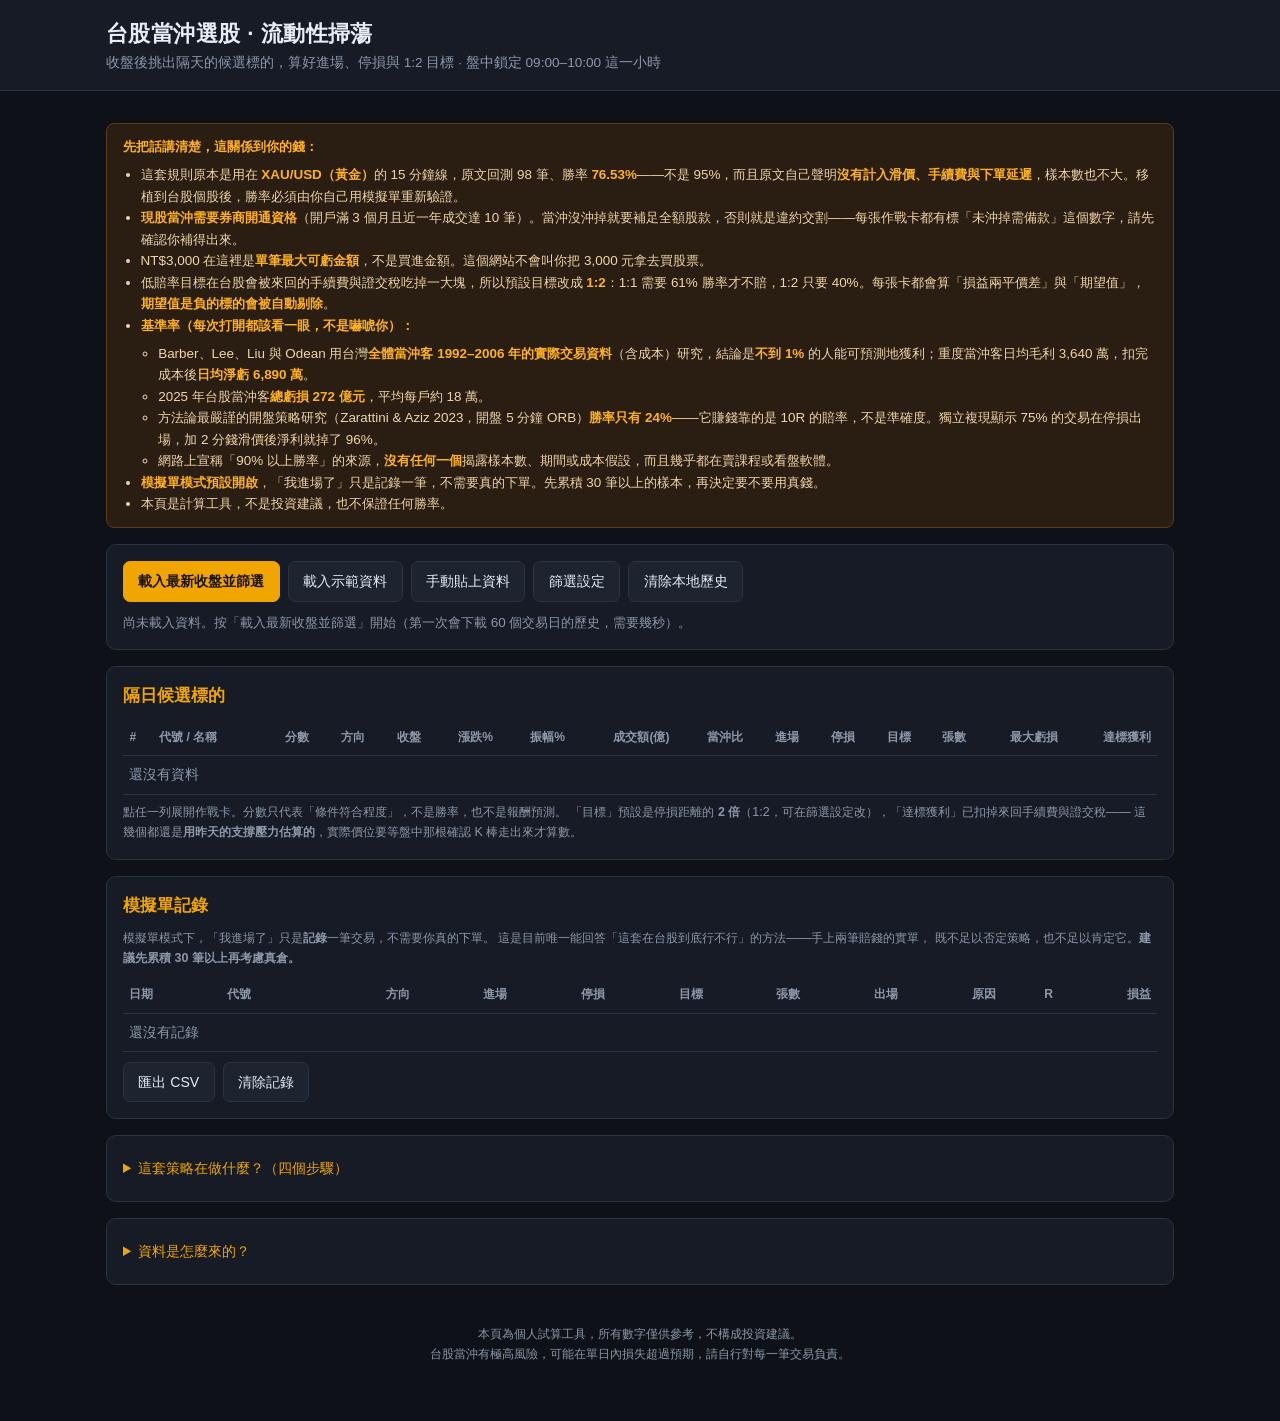
<file: daytrade.html>
<!DOCTYPE html>
<html lang="zh-TW">
<head>
<meta charset="UTF-8">
<meta name="viewport" content="width=device-width, initial-scale=1.0">
<meta name="robots" content="noindex">
<title>台股當沖選股 — 流動性掃蕩</title>
<style>
:root {
  --bg: #0e1117;
  --panel: #161b25;
  --panel-2: #1d2430;
  --line: #2a3341;
  --text: #e6edf3;
  --muted: #8b98a9;
  --long: #ff5d5d;   /* 台股習慣：紅漲綠跌 */
  --short: #35c46b;
  --accent: #f0a500;
  --warn: #ffb020;
}
* { margin: 0; padding: 0; box-sizing: border-box; }
body {
  font-family: 'Segoe UI', 'PingFang TC', 'Microsoft JhengHei', sans-serif;
  background: var(--bg); color: var(--text); line-height: 1.6;
  -webkit-text-size-adjust: 100%;
}
.wrap { max-width: 1100px; margin: 0 auto; padding: 1rem; }
h1 { font-size: 1.4rem; letter-spacing: .02em; }
h2 { font-size: 1.05rem; margin-bottom: .6rem; color: var(--accent); }
h3 { font-size: .92rem; color: var(--muted); font-weight: 600; margin-bottom: .4rem; }
a { color: var(--accent); }

header { border-bottom: 1px solid var(--line); background: var(--panel); }
header .sub { color: var(--muted); font-size: .85rem; }

.disclaimer {
  background: #2a1e12; border: 1px solid #5a3d16; color: #f0d5a8;
  border-radius: 8px; padding: .8rem 1rem; margin: 1rem 0; font-size: .84rem;
}
.disclaimer b { color: var(--warn); }
.disclaimer ul { margin: .4rem 0 0 1.1rem; }

.panel { background: var(--panel); border: 1px solid var(--line); border-radius: 10px; padding: 1rem; margin-bottom: 1rem; }

.toolbar { display: flex; flex-wrap: wrap; gap: .5rem; align-items: center; }
button {
  font: inherit; font-size: .88rem; padding: .5rem .9rem; border-radius: 7px;
  border: 1px solid var(--line); background: var(--panel-2); color: var(--text); cursor: pointer;
}
button:hover:not(:disabled) { border-color: var(--accent); }
button:disabled { opacity: .5; cursor: not-allowed; }
button.primary { background: var(--accent); border-color: var(--accent); color: #1a1200; font-weight: 700; }

.grid { display: grid; grid-template-columns: repeat(auto-fit, minmax(160px, 1fr)); gap: .8rem; }
label.field { display: block; font-size: .78rem; color: var(--muted); }
label.field input, label.field select {
  display: block; width: 100%; margin-top: .25rem; font: inherit; font-size: .88rem;
  padding: .4rem .5rem; border-radius: 6px;
  border: 1px solid var(--line); background: var(--bg); color: var(--text);
}
label.check { display: flex; align-items: center; gap: .45rem; font-size: .84rem; cursor: pointer; }

#status { font-size: .84rem; color: var(--muted); margin-top: .6rem; white-space: pre-wrap; }
.err { color: var(--warn); }

table { width: 100%; border-collapse: collapse; font-size: .85rem; }
th, td { padding: .5rem .4rem; text-align: right; border-bottom: 1px solid var(--line); white-space: nowrap; }
th { color: var(--muted); font-weight: 600; font-size: .76rem; }
th.left, td.left { text-align: left; }
tr.row { cursor: pointer; }
tr.row:hover td { background: var(--panel-2); }
.tablescroll { overflow-x: auto; }

.badge { display: inline-block; padding: .1rem .45rem; border-radius: 4px; font-size: .74rem; font-weight: 700; }
.badge.long { background: rgba(255,93,93,.15); color: var(--long); }
.badge.short { background: rgba(53,196,107,.15); color: var(--short); }
.badge.warn { background: rgba(255,176,32,.15); color: var(--warn); }

.bar { height: 6px; width: 60px; background: var(--panel-2); border-radius: 3px; overflow: hidden; display: inline-block; vertical-align: middle; }
.bar > i { display: block; height: 100%; background: var(--accent); }

.card { text-align: left; white-space: normal; }
.card .cols > * { min-width: 0; }
tr.row.active td { background: rgba(240,165,0,.1); }
tr.row.active td:first-child { box-shadow: inset 3px 0 0 var(--accent); }
.card .cols { display: grid; grid-template-columns: repeat(auto-fit, minmax(240px, 1fr)); gap: 1rem; }
.kv { display: flex; justify-content: space-between; gap: 1rem; padding: .22rem 0; font-size: .85rem; border-bottom: 1px dashed rgba(255,255,255,.06); }
.kv span:first-child { color: var(--muted); }
.kv b { font-variant-numeric: tabular-nums; }
.big { font-size: 1.15rem; }

.levels { display: flex; flex-wrap: wrap; gap: .4rem; margin: .4rem 0; }
.levels button { font-size: .8rem; padding: .3rem .6rem; }
.levels button.on { border-color: var(--accent); background: rgba(240,165,0,.15); }

ol.checklist { list-style: none; font-size: .85rem; }
ol.checklist li { padding: .3rem 0; border-bottom: 1px dashed rgba(255,255,255,.06); }
ol.checklist label { display: flex; gap: .5rem; align-items: flex-start; cursor: pointer; }

.note { font-size: .78rem; color: var(--muted); margin-top: .5rem; }
.hint { color: var(--warn); font-size: .8rem; }
textarea {
  width: 100%; min-height: 130px; font-family: ui-monospace, Menlo, Consolas, monospace;
  font-size: .8rem; padding: .6rem; border-radius: 6px;
  border: 1px solid var(--line); background: var(--bg); color: var(--text); resize: vertical;
}
details.explain summary { cursor: pointer; color: var(--accent); font-size: .9rem; padding: .3rem 0; }
details.explain p, details.explain li { font-size: .85rem; color: var(--muted); }
details.explain ol, details.explain ul { margin-left: 1.1rem; }
footer { color: var(--muted); font-size: .78rem; padding: 1.5rem 0 2.5rem; text-align: center; }
.hidden { display: none; }
@media (max-width: 600px) {
  .wrap { padding: .7rem; }
  th, td { padding: .45rem .3rem; font-size: .8rem; }
}
</style>
</head>
<body>

<header>
  <div class="wrap">
    <h1>台股當沖選股 · 流動性掃蕩</h1>
    <div class="sub">收盤後挑出隔天的候選標的，算好進場、停損與 1:2 目標 · 盤中鎖定 09:00–10:00 這一小時</div>
  </div>
</header>

<div class="wrap">

  <div class="disclaimer">
    <b>先把話講清楚，這關係到你的錢：</b>
    <ul>
      <li>這套規則原本是用在 <b>XAU/USD（黃金）</b>的 15 分鐘線，原文回測 98 筆、勝率 <b>76.53%</b>——不是 95%，而且原文自己聲明<b>沒有計入滑價、手續費與下單延遲</b>，樣本數也不大。移植到台股個股後，勝率必須由你自己用模擬單重新驗證。</li>
      <li><b>現股當沖需要券商開通資格</b>（開戶滿 3 個月且近一年成交達 10 筆）。當沖沒沖掉就要補足全額股款，否則就是違約交割——每張作戰卡都有標「未沖掉需備款」這個數字，請先確認你補得出來。</li>
      <li>NT$3,000 在這裡是<b>單筆最大可虧金額</b>，不是買進金額。這個網站不會叫你把 3,000 元拿去買股票。</li>
      <li>低賠率目標在台股會被來回的手續費與證交稅吃掉一大塊，所以預設目標改成 <b>1:2</b>：1:1 需要 61% 勝率才不賠，1:2 只要 40%。每張卡都會算「損益兩平價差」與「期望值」，<b>期望值是負的標的會被自動剔除</b>。</li>
      <li><b>基準率（每次打開都該看一眼，不是嚇唬你）：</b>
        <ul>
          <li>Barber、Lee、Liu 與 Odean 用台灣<b>全體當沖客 1992–2006 年的實際交易資料</b>（含成本）研究，結論是<b>不到 1%</b> 的人能可預測地獲利；重度當沖客日均毛利 3,640 萬，扣完成本後<b>日均淨虧 6,890 萬</b>。</li>
          <li>2025 年台股當沖客<b>總虧損 272 億元</b>，平均每戶約 18 萬。</li>
          <li>方法論最嚴謹的開盤策略研究（Zarattini &amp; Aziz 2023，開盤 5 分鐘 ORB）<b>勝率只有 24%</b>——它賺錢靠的是 10R 的賠率，不是準確度。獨立複現顯示 75% 的交易在停損出場，加 2 分錢滑價後淨利就掉了 96%。</li>
          <li>網路上宣稱「90% 以上勝率」的來源，<b>沒有任何一個</b>揭露樣本數、期間或成本假設，而且幾乎都在賣課程或看盤軟體。</li>
        </ul>
      </li>
      <li><b>模擬單模式預設開啟</b>，「我進場了」只是記錄一筆，不需要真的下單。先累積 30 筆以上的樣本，再決定要不要用真錢。</li>
      <li>本頁是計算工具，不是投資建議，也不保證任何勝率。</li>
    </ul>
  </div>

  <div class="panel">
    <div class="toolbar">
      <button class="primary" id="btn-fetch">載入最新收盤並篩選</button>
      <button id="btn-demo">載入示範資料</button>
      <button id="btn-paste-toggle">手動貼上資料</button>
      <button id="btn-settings-toggle">篩選設定</button>
      <button id="btn-clear">清除本地歷史</button>
    </div>
    <div id="status">尚未載入資料。按「載入最新收盤並篩選」開始（第一次會下載 60 個交易日的歷史，需要幾秒）。</div>
  </div>

  <div class="panel hidden" id="paste-panel">
    <h2>手動貼上資料</h2>
    <p class="note">
      支援兩種格式：<br>
      1. 直接把 <a href="https://openapi.twse.com.tw/v1/exchangeReport/STOCK_DAY_ALL" target="_blank" rel="noopener">證交所 STOCK_DAY_ALL</a> 的整段 JSON 貼進來（在瀏覽器開那個網址，全選複製）。<br>
      2. 逗號或 Tab 分隔的表格，每行：<code>代號,名稱,開,高,低,收,量(張)</code>
    </p>
    <textarea id="paste-input" placeholder="[{&quot;Code&quot;:&quot;2317&quot;,&quot;Name&quot;:&quot;鴻海&quot;,...}]&#10;或&#10;2317,鴻海,203,206,202.5,205.5,32000"></textarea>
    <div class="toolbar" style="margin-top:.6rem">
      <button class="primary" id="btn-paste-run">用這份資料篩選</button>
      <span class="note" id="paste-note"></span>
    </div>
  </div>

  <div class="panel hidden" id="settings-panel">
    <h2>篩選設定</h2>
    <div class="grid">
      <label class="field">單筆風險預算（元）<input type="number" id="set-riskBudget" min="500" step="100"></label>
      <label class="field">手續費折數（1.0 = 無折扣）<input type="number" id="set-feeDiscount" min="0.05" max="1" step="0.01"></label>
      <label class="field">目標倍數（停利 = N × 停損）
        <select id="set-targetR">
          <option value="1">1:1（原策略）</option>
          <option value="1.5">1:1.5</option>
          <option value="2">1:2（預設）</option>
          <option value="3">1:3</option>
        </select>
      </label>
      <label class="field">K 棒週期（分鐘）
        <select id="set-candleMinutes">
          <option value="5">5 分鐘</option>
          <option value="10">10 分鐘</option>
          <option value="15">15 分鐘（原策略）</option>
        </select>
      </label>
      <label class="field">交易時段開始<input type="time" id="set-sessionStart" step="300"></label>
      <label class="field">交易時段結束<input type="time" id="set-sessionEnd" step="300"></label>
      <label class="field">開盤跳過幾分鐘<input type="number" id="set-openingSkipMinutes" min="0" max="60" step="5"></label>
      <label class="field">收盤前幾分鐘停止開新倉<input type="number" id="set-noNewEntryMinutes" min="0" max="120" step="1"></label>
      <label class="field">收盤前幾分鐘強制平倉<input type="number" id="set-forceCloseMinutes" min="1" max="60" step="1"></label>
      <label class="field">最低手續費（元）<input type="number" id="set-minFee" min="0" step="1"></label>
      <label class="field">股價下限<input type="number" id="set-minPrice" min="1" step="1"></label>
      <label class="field">股價上限<input type="number" id="set-maxPrice" min="1" step="1"></label>
      <label class="field">最低成交金額（億）<input type="number" id="set-minTurnoverY" min="0" step="0.5"></label>
      <label class="field">最低成交量（張）<input type="number" id="set-minVolumeLots" min="0" step="500"></label>
      <label class="field">最低當沖比重（%）<input type="number" id="set-minDayTradeRatioPct" min="0" max="100" step="1"></label>
      <label class="field">單檔張數上限<input type="number" id="set-maxLots" min="1" step="1"></label>
      <label class="field">最多列出幾檔<input type="number" id="set-maxCandidates" min="1" step="1"></label>
      <label class="field">期望值假設勝率（%）<input type="number" id="set-assumedWinRatePct" min="1" max="99" step="1"></label>
    </div>
    <div class="grid" style="margin-top:.8rem">
      <label class="check"><input type="checkbox" id="set-includeTwse"> 含上市（TWSE）</label>
      <label class="check"><input type="checkbox" id="set-includeTpex"> 含上櫃（TPEx）</label>
      <label class="check"><input type="checkbox" id="set-requireDayTradeList"> 只留在當沖標的清單內的股票</label>
      <label class="check"><input type="checkbox" id="set-requirePositiveExpectancy"> 剔除期望值為負的標的</label>
      <label class="check"><input type="checkbox" id="set-useMarketFilter"> 大盤方向過濾（逆勢訊號擋單）</label>
      <label class="check"><input type="checkbox" id="set-paperTrading"> 模擬單模式（只記錄，不下單）</label>
    </div>
    <p class="note">設定會存在這台裝置的瀏覽器裡。「期望值假設勝率」只影響排序參考值，改高不會讓你真的變準。</p>
    <p class="note" id="set-viability-note"></p>
    <p class="note" id="set-session-note"></p>
  </div>

  <div class="panel" id="result-panel">
    <h2>隔日候選標的</h2>
    <div class="tablescroll">
      <table id="result-table">
        <thead>
          <tr>
            <th class="left">#</th>
            <th class="left">代號 / 名稱</th>
            <th>分數</th>
            <th>方向</th>
            <th>收盤</th>
            <th>漲跌%</th>
            <th>振幅%</th>
            <th>成交額(億)</th>
            <th>當沖比</th>
            <th>進場</th>
            <th>停損</th>
            <th>目標</th>
            <th>張數</th>
            <th>最大虧損</th>
            <th>達標獲利</th>
          </tr>
        </thead>
        <tbody id="result-body">
          <tr><td colspan="15" class="left" style="color:var(--muted)">還沒有資料</td></tr>
        </tbody>
      </table>
    </div>
    <p class="note">點任一列展開作戰卡。分數只代表「條件符合程度」，不是勝率，也不是報酬預測。
    「目標」預設是停損距離的 <b>2 倍</b>（1:2，可在篩選設定改），「達標獲利」已扣掉來回手續費與證交稅——
    這幾個都還是<b>用昨天的支撐壓力估算的</b>，實際價位要等盤中那根確認 K 棒走出來才算數。</p>
  </div>

  <!-- 作戰卡故意放在表格外面：表格在手機上要橫向捲動，卡片如果塞在 td 裡會被裁掉 -->
  <div class="panel hidden" id="card-panel"></div>

  <div class="panel hidden" id="live-panel">
    <h2>盤中即時監控</h2>
    <p class="note" id="live-hint"></p>
    <div class="toolbar" style="margin-bottom:.6rem">
      <button id="btn-live-toggle">開始監控</button>
      <button id="btn-live-sound">啟用提示音</button>
      <button id="btn-live-demo">示範盤中訊號</button>
      <button id="btn-live-diag">連線診斷</button>
    </div>
    <div id="live-diag" class="note hidden"></div>
    <div id="live-market" class="note"></div>
    <div id="live-scoreboard" class="note"></div>
    <div id="live-status" class="note"></div>
    <div class="tablescroll">
      <table id="live-table">
        <thead>
          <tr>
            <th class="left">代號 / 名稱</th>
            <th>方向</th>
            <th>盯的價位</th>
            <th>即時價</th>
            <th>本根蠟燭 高/低</th>
            <th class="left">進 / 損 / 標</th>
            <th>大盤</th>
            <th>狀態</th>
            <th class="left">操作</th>
          </tr>
        </thead>
        <tbody id="live-body"></tbody>
      </table>
    </div>
    <p class="note">
      這裡的「蠟燭」是用重複輪詢即時報價自己堆出來的近似 K 棒，不是逐筆繪圖，
      兩次輪詢之間的瞬間插針可能沒被捕捉到——當輔助提醒用，不要完全依賴它扣扳機。
      「觀察中」是蠟燭還在形成、暫時符合掃蕩收回；「已確認」才是蠟燭真正收盤後確認，
      這時作戰卡的進場/停損會自動換成這根蠟燭算出來的精確值。<br>
      <b>「大盤」欄</b>是這檔跟加權指數的連動：大盤現在的方向配上這檔的 beta，
      換算成「這個方向做對的機率」。低於這筆需要的勝率就會被標成逆勢並擋單。
    </p>
  </div>

  <div class="panel" id="paper-panel">
    <h2>模擬單記錄</h2>
    <p class="note">
      模擬單模式下，「我進場了」只是<b>記錄</b>一筆交易，不需要你真的下單。
      這是目前唯一能回答「這套在台股到底行不行」的方法——手上兩筆賠錢的實單，
      既不足以否定策略，也不足以肯定它。<b>建議先累積 30 筆以上再考慮真倉。</b>
    </p>
    <div id="paper-stats" class="note"></div>
    <div class="tablescroll">
      <table id="paper-table">
        <thead>
          <tr>
            <th class="left">日期</th>
            <th class="left">代號</th>
            <th>方向</th>
            <th>進場</th>
            <th>停損</th>
            <th>目標</th>
            <th>張數</th>
            <th>出場</th>
            <th>原因</th>
            <th>R</th>
            <th>損益</th>
          </tr>
        </thead>
        <tbody id="paper-body">
          <tr><td colspan="11" class="left" style="color:var(--muted)">還沒有記錄</td></tr>
        </tbody>
      </table>
    </div>
    <div class="toolbar" style="margin-top:.6rem">
      <button id="btn-paper-export">匯出 CSV</button>
      <button id="btn-paper-clear">清除記錄</button>
    </div>
  </div>

  <details class="explain panel">
    <summary>這套策略在做什麼？（四個步驟）</summary>
    <ol>
      <li><b>30 EMA 定方向</b>：收盤價在 30 日均線上方，隔天<b>只找做多</b>（掃低後收回）；在下方就<b>只找做空</b>（掃高後收回）。不要逆著均線方向硬做。</li>
      <li><b>畫出細部支撐壓力</b>：用 Left/Right Bars = 1 的轉折點（原策略特地把預設的 15 改成 1），抓出貼近短線結構的價位——流動性掃蕩往往就發生在這種小轉折上，不是一眼看得出來的大關卡。</li>
      <li><b>等掃蕩，不是等破線</b>：這是整套策略的核心。價格跌破支撐<b>不進場</b>；要等到那根 K 棒（預設 5 分鐘）<b>收盤又收回支撐上方</b>才算數。意思是主力把支撐下方的停損單掃過一輪、吃完籌碼後才真正反手往上推。少了這一步確認，抓到的往往是還沒掃完的假訊號。</li>
      <li><b>進場、停損、目標</b>：做多的進場點設在確認收回那根 K 棒的<b>高點</b>；停損放在剛才<b>掃低的最低點</b>。原策略的停利距離跟停損一樣遠（1:1），賭的是命中率。<b>但移植到台股後這裡改成 1:2</b>：來回的手續費與證交稅讓 1:1 需要 61% 勝率才不賠，1:2 只需要 40%。目標拉遠會讓達標率下降，可是需要的勝率下降得更快——獲利來自賠率，不是準確度。</li>
    </ol>
    <p style="margin-top:.6rem"><b>移植到台股時改了什麼：</b>原策略的 Volume Threshold 20 在日線上沒有直接對應，這裡用「該轉折當日成交量 ≥ 近 20 日均量」近似（畫面上標 <b>*</b> 的價位就是）。另外加了台股才有的東西：價格檔位對齊、當沖資格與稅費、漲跌停與處置股排除、以及用 3,000 元風險預算反推張數。</p>
  </details>

  <details class="explain panel">
    <summary>資料是怎麼來的？</summary>
    <p><b>這個網頁不會直接去打證交所。</b>證交所的 API 沒有對瀏覽器發 CORS 授權，網頁直接 fetch 一定失敗。所以改成：<b>GitHub Actions 每個交易日收盤後（台北時間 15:30）在伺服器端抓好資料，commit 進這個 repo</b>，網頁只讀同網域下的 <code>data/</code>——同源，沒有 CORS 問題。</p>
    <p>歷史資料靠證交所的 <code>MI_INDEX</code>：給它任何一個過去日期，就回傳那天<b>全市場每一檔</b>的開高低收量。所以補 60 個交易日只要 60 個請求，不必一檔一檔抓。<b>30 日均線、ATR 與轉折點從第一次使用就是完整的</b>，不用等一個月。</p>
    <p>你的瀏覽器會把下載過的日期存進 IndexedDB，所以只有第一次要下載 60 天，之後每天只補新增的那一份。</p>
    <p>資料來源：證交所 <code>MI_INDEX</code>（每日全市場收盤）、<code>TWTB4U</code>（當沖成交量）、<code>TWTBAU1</code>（暫停先賣後買）、<code>announcement/punish</code>（處置股）。抓取腳本在 <code>scripts/fetch-twse.mjs</code>，排程在 <code>.github/workflows/twse-daily.yml</code>；若某一份抓不到，該維度會降級處理並在狀態列標明，不會整頁壞掉。</p>
    <p><b>以上都是收盤後的資料，隔天才會更新一次。</b>「盤中即時監控」是另一條完全獨立的路徑：改叫你自己部署的 <b>Cloudflare Worker</b>（見 <code>cloudflare/README.md</code>）去問證交所的即時報價，一樣是為了避開瀏覽器 CORS 限制。<b>實測確認證交所擋掉了 Google Apps Script 那段共用 IP</b>，所以這裡不能沿用其他頁面的 GAS 代理。加權指數（<code>tse_t00</code>）跟候選在同一次批次查詢裡拿到，不多打一支 API。這支只查你篩選出來的候選，用重複輪詢堆出近似的 K 棒（預設 5 分鐘），不是收盤批次那套機制的一部分。</p>
  </details>

  <footer>
    本頁為個人試算工具，所有數字僅供參考，不構成投資建議。<br>
    台股當沖有極高風險，可能在單日內損失超過預期，請自行對每一筆交易負責。
  </footer>
</div>

<script src="daytrade.js"></script>
<script>
(function () {
  'use strict';

  const $ = (id) => document.getElementById(id);
  const SETTINGS_KEY = 'daytrade.settings';
  const CHECK_KEY = 'daytrade.checks';

  let lastResult = null;
  let openCode = null;

  // ── 設定存取 ──────────────────────────────────────────────────────────────

  // 畫面欄位跟內部設定的單位不一樣（億 / 百分比比較好填），在這裡轉換。
  const FIELDS = [
    ['riskBudget', 'number'], ['feeDiscount', 'number'], ['minFee', 'number'],
    ['minPrice', 'number'], ['maxPrice', 'number'], ['minVolumeLots', 'number'],
    ['maxLots', 'number'], ['maxCandidates', 'number'], ['candleMinutes', 'number'],
    ['targetR', 'number'], ['openingSkipMinutes', 'number'],
    ['noNewEntryMinutes', 'number'], ['forceCloseMinutes', 'number'],
    ['includeTwse', 'bool'], ['includeTpex', 'bool'],
    ['requireDayTradeList', 'bool'], ['requirePositiveExpectancy', 'bool'],
    ['useMarketFilter', 'bool'], ['paperTrading', 'bool']
  ];

  // 時段用 <input type="time">，內部存的是「當日第幾分鐘」，在這裡換算
  const toTimeValue = (m) => fmtMinutes(m);
  const fromTimeValue = (v) => {
    const parts = String(v || '').split(':');
    const h = Number(parts[0]), mi = Number(parts[1]);
    return (isFinite(h) && isFinite(mi)) ? h * 60 + mi : null;
  };

  function loadSettings() {
    let saved = {};
    try { saved = JSON.parse(localStorage.getItem(SETTINGS_KEY) || '{}'); } catch (e) { saved = {}; }
    return { ...DEFAULT_SETTINGS, ...saved };
  }

  function settingsToForm(s) {
    for (const [key, type] of FIELDS) {
      const el = $('set-' + key);
      if (!el) continue;
      if (type === 'bool') el.checked = !!s[key];
      else el.value = s[key];
    }
    $('set-minTurnoverY').value = (s.minTurnover / 1e8).toFixed(1);
    $('set-minDayTradeRatioPct').value = Math.round(s.minDayTradeRatio * 100);
    $('set-assumedWinRatePct').value = Math.round(s.assumedWinRate * 100);
    $('set-sessionStart').value = toTimeValue(s.sessionStart);
    $('set-sessionEnd').value = toTimeValue(s.sessionEnd);
  }

  function formToSettings() {
    const s = { ...DEFAULT_SETTINGS };
    for (const [key, type] of FIELDS) {
      const el = $('set-' + key);
      if (!el) continue;
      if (type === 'bool') s[key] = el.checked;
      else {
        const v = Number(el.value);
        if (isFinite(v)) s[key] = v;
      }
    }
    const turn = Number($('set-minTurnoverY').value);
    if (isFinite(turn)) s.minTurnover = turn * 1e8;
    const dt = Number($('set-minDayTradeRatioPct').value);
    if (isFinite(dt)) s.minDayTradeRatio = dt / 100;
    const wr = Number($('set-assumedWinRatePct').value);
    if (isFinite(wr)) s.assumedWinRate = wr / 100;
    const st = fromTimeValue($('set-sessionStart').value);
    if (st != null) s.sessionStart = st;
    const en = fromTimeValue($('set-sessionEnd').value);
    if (en != null) s.sessionEnd = en;
    // 時段設反了會讓所有時間判斷靜默失效（isMarketHours 永遠 false），先擋下來
    if (s.sessionEnd <= s.sessionStart) s.sessionEnd = s.sessionStart + 60;
    try { localStorage.setItem(SETTINGS_KEY, JSON.stringify(s)); } catch (e) { /* 無痕模式會擋，忽略 */ }
    renderViabilityNote(s);
    renderSessionNote(s);
    return s;
  }

  /**
   * 把「這組設定下，停損距離至少要多大才可能賺」直接算給使用者看。
   *
   * 三個設定都會動到這個門檻，方向不一樣：
   *   · 手續費折數越低 → 門檻越低（好）
   *   · 目標倍數越大   → 門檻越低（好，而且是這次改版最有效的槓桿）
   *   · K 棒週期越短   → 停損越窄 → 越容易低於門檻（壞）
   * 不寫出來的話，使用者很容易以為「改短一點反應比較快」是純好處。
   */
  function renderViabilityNote(s) {
    const el = $('set-viability-note');
    if (!el) return;
    const costPct = (0.001425 * s.feeDiscount * 2 + 0.0015);
    const R = s.targetR != null ? s.targetR : 1;
    const edge = s.assumedWinRate * (R + 1) - 1;
    if (edge <= 0) {
      el.innerHTML = '<span class="hint">假設勝率 ' + Math.round(s.assumedWinRate * 100) +
        '% 配上 1:' + R + ' 的賠率，沒有任何停損距離救得回來（需要勝率 > ' +
        Math.round(100 / (R + 1)) + '%）。</span>';
      return;
    }
    const minPct = costPct / edge;
    const mins = s.candleMinutes;
    // 單根 K 的高低差大約是日振幅 ÷ √(270/週期)；週期越短除得越多
    // 開盤時段的波動明顯高於全天平均，開盤窗口的實際高低差會比全天均攤的估計大，
    // 這裡給 1.5 倍——不寫進去的話，一小時窗口的門檻判斷會過度悲觀。
    // 只有在「短窗口且貼著開盤」時才套用——全天時段的平均波動就是全天平均，
    // 套上去會變成無條件高估。
    const opening = s.sessionStart < 10 * 60 && (s.sessionEnd - s.sessionStart) <= 120;
    const openFactor = opening ? 1.5 : 1;
    const est = (dayRangePct) => dayRangePct / Math.sqrt(270 / mins) * openFactor;
    const est4 = est(4);
    const tooShort = est4 < minPct * 100;
    // 各種賠率下需要的勝率，一次列出來——這是這次改版最重要的一張表
    const needAt = (r, dPct) => (dPct + costPct * 100) / (dPct * (r + 1));
    const dPct = Math.max(est4, 0.4);   // 用這個週期估得出來的停損距離當基準
    const table = [1, 1.5, 2, 3].map((r) =>
      '<span style="display:inline-block;margin-right:.8rem' +
      (Math.abs(r - R) < 1e-9 ? ';color:var(--warn);font-weight:700' : '') + '">1:' + r + ' → ' +
      Math.round(needAt(r, dPct) * 100) + '%</span>').join('');

    el.innerHTML =
      '<b>目前設定下的可獲利門檻：</b>停損距離至少要 <b>' + (minPct * 100).toFixed(2) + '%</b>' +
      '（50 元股票 ' + (50 * minPct).toFixed(2) + ' 元、30 元股票 ' + (30 * minPct).toFixed(2) + ' 元）。' +
      '低於這個距離，1:' + R + ' 扣完成本後就是負期望值。<br>' +
      '選了 <b>' + mins + ' 分鐘</b> K 棒：日振幅 4% 的股票，單根高低差大約 ' + est4.toFixed(2) + '%' +
      (opening ? '（已計入開盤時段較高的波動）' : '') + '，' +
      (tooShort
        ? '<span class="hint">低於門檻 ' + (minPct * 100).toFixed(2) + '%——這個週期下多數訊號會被標成「不建議進場」。' +
          (opening ? '（不過開盤時段的實際波動高於這個全天平均估計，實戰上會比這裡樂觀一些。）' : '') + '</span>'
        : '高於門檻，多數訊號還過得了關。') +
      '<br><b>這個停損距離下，各種賠率需要的勝率：</b>' + table +
      '<span class="hint">獲利來自賠率，不是準確度——把目標拉遠比把訊號挑準容易得多。</span>' +
      (s.feeDiscount >= 1
        ? '<br><span class="hint">你目前填的是無折扣。跟券商談到 2.8 折的話，門檻會從 ' +
          (minPct * 100).toFixed(2) + '% 降到 ' +
          (((0.001425 * 0.28 * 2 + 0.0015) / edge) * 100).toFixed(2) + '%，可做的機會會多很多。</span>'
        : '');
  }

  /**
   * 時段設定會連動一整串時間點，全部算給使用者看，不要讓他自己推。
   * 順便把「這個時段一天有幾次可用訊號」算出來——這是決定 K 棒週期的關鍵數字：
   * 一小時窗口配 15 分鐘 K 只有 2 次機會，配 5 分鐘 K 有 9 次。
   */
  function renderSessionNote(s) {
    const el = $('set-session-note');
    if (!el) return;
    const ss = sessionOf(s);
    let usable = 0;
    for (let idx = 0; idx < Math.ceil((ss.end - ss.start) / ss.candleMinutes); idx++) {
      if (isOpeningCandle(idx, s)) continue;
      if (ss.start + (idx + 1) * ss.candleMinutes > ss.noNewEntryAt) continue;
      usable++;
    }
    const outside = ss.end > MARKET_CLOSE_MINUTES || ss.start < MARKET_OPEN_MINUTES;
    el.innerHTML =
      '<b>時段：</b>' + fmtMinutes(ss.start) + '–' + fmtMinutes(ss.end) +
      '（共 ' + (ss.end - ss.start) + ' 分鐘）· ' +
      fmtMinutes(ss.start) + '–' + fmtMinutes(ss.start + ss.openingSkip) + ' 是開盤亂流不算數 · ' +
      fmtMinutes(ss.noNewEntryAt) + ' 之後不開新倉 · ' +
      '<b>' + fmtMinutes(ss.forceCloseAt) + ' 強制平倉</b>（沒沖掉就要交割全額股款）。<br>' +
      '這個時段配 ' + ss.candleMinutes + ' 分鐘 K，一天最多有 <b>' + usable + '</b> 次可用的收盤確認時點。' +
      (usable <= 2
        ? ' <span class="hint">只有 ' + usable + ' 次機會，訊號少到幾乎等於沒得挑——把 K 棒週期改短會多很多。</span>'
        : '') +
      (outside ? ' <span class="hint">時段超出證交所 09:00–13:30 的交易時間，超出的部分不會有報價。</span>' : '');
  }

  // ── 盤中檢查表的打勾狀態（依日期 + 代號存，隔天自動歸零）──────────────────

  function loadChecks() {
    try { return JSON.parse(localStorage.getItem(CHECK_KEY) || '{}'); } catch (e) { return {}; }
  }
  function saveCheck(key, value) {
    const all = loadChecks();
    const today = new Date().toISOString().slice(0, 10);
    if (all.date !== today) { for (const k of Object.keys(all)) delete all[k]; all.date = today; }
    all[key] = value;
    try { localStorage.setItem(CHECK_KEY, JSON.stringify(all)); } catch (e) { /* 忽略 */ }
  }
  function getCheck(key) {
    const all = loadChecks();
    const today = new Date().toISOString().slice(0, 10);
    return all.date === today && !!all[key];
  }

  // ── 狀態列 ────────────────────────────────────────────────────────────────

  function setStatus(text, isError) {
    const el = $('status');
    el.textContent = text;
    el.className = isError ? 'err' : '';
  }

  const fmt = (n, d) => n == null || !isFinite(n) ? '—' : Number(n).toFixed(d == null ? 2 : d);
  const money = (n) => n == null || !isFinite(n) ? '—' : Math.round(n).toLocaleString('zh-TW');

  // ── 篩選流程 ──────────────────────────────────────────────────────────────

  async function runScreen(quotes, extra, sourceLabel, presetHistory) {
    const settings = formToSettings();
    let history = presetHistory;
    let historyDays = 0;

    if (!history) {
      const loaded = await loadHistory(90);
      history = loaded.history;
      historyDays = loaded.days;
      if (loaded.error) setStatus('本地歷史庫讀取失敗（' + loaded.error + '），這次只用今天的資料計算。', true);
    }

    const result = screen(quotes, history, extra, settings);
    lastResult = result;
    openCode = null;
    render(result, settings);

    const r = result.rejected;
    const lines = [
      sourceLabel + '：掃描 ' + result.scanned + ' 檔 → 候選 ' + result.candidates.length + ' 檔' +
        (historyDays ? '（本地歷史 ' + historyDays + ' 個交易日）' : ''),
      '排除：價格帶 ' + r.price + '、量能不足 ' + r.liquidity + '、漲跌停 ' + r.limit +
        '、處置股 ' + r.punish + '、非當沖標的/當沖比重低 ' + r.dayTradeList +
        '、無可用價位 ' + r.noLevel + '、3000 元買不起 ' + r.risk + '、期望值為負 ' + r.expectancy
    ];
    setStatus(lines.join('\n'));
  }

  // ── 畫面 ──────────────────────────────────────────────────────────────────

  function render(result, settings) {
    const body = $('result-body');
    body.innerHTML = '';
    $('card-panel').classList.add('hidden');   // 換了一批資料，舊的卡片就不該還留在畫面上
    $('card-panel').innerHTML = '';
    stopLiveMonitor();
    $('live-panel').classList.toggle('hidden', !result.candidates.length);
    if (!result.candidates.length) {
      const tr = document.createElement('tr');
      tr.innerHTML = '<td colspan="15" class="left" style="color:var(--muted)">' +
        '今天沒有符合條件的標的。這是正常的——當沖不是每天都有好牌，' +
        '硬要挑一檔出來做才是虧錢的開始。真要放寬，去「篩選設定」調條件，但你等於在降低標準。</td>';
      body.appendChild(tr);
      return;
    }
    initLiveMonitor(result.candidates, settings);

    result.candidates.forEach((c, i) => {
      const prev = c.close - (c.change || 0);
      const chgPct = prev ? (c.change / prev) * 100 : 0;
      const tr = document.createElement('tr');
      tr.className = 'row';
      tr.innerHTML =
        '<td class="left">' + (i + 1) + '</td>' +
        '<td class="left"><b>' + c.code + '</b> ' + c.name +
          (c.dataThin ? ' <span class="badge warn">歷史' + c.historyDays + '天</span>' : '') + '</td>' +
        '<td><span class="bar"><i style="width:' + c.score.total + '%"></i></span> ' + c.score.total + '</td>' +
        '<td><span class="badge ' + c.side + '">' + (c.side === 'long' ? '做多' : '做空') + '</span></td>' +
        '<td>' + fmt(c.close) + '</td>' +
        '<td style="color:' + (chgPct >= 0 ? 'var(--long)' : 'var(--short)') + '">' + (chgPct >= 0 ? '+' : '') + fmt(chgPct) + '</td>' +
        '<td>' + fmt(c.metrics.rangePct) + '</td>' +
        '<td>' + fmt(c.turnover / 1e8, 1) + '</td>' +
        '<td>' + (c.metrics.dayTradeRatio == null ? '—' : fmt(c.metrics.dayTradeRatio * 100, 0) + '%') + '</td>' +
        '<td>' + fmt(c.plan.entry) + '</td>' +
        '<td style="color:var(--long)">' + fmt(c.plan.stop) + '</td>' +
        '<td style="color:var(--short)">' + fmt(c.plan.target) + '</td>' +
        '<td>' + c.plan.lots + '</td>' +
        '<td style="color:var(--long)">' + money(c.plan.netLoss) + '</td>' +
        '<td style="color:var(--short)">' + money(c.plan.netWin) + '</td>';
      tr.addEventListener('click', () => toggleCard(c, tr, settings));
      body.appendChild(tr);
    });
  }

  function toggleCard(c, tr, settings) {
    const panel = $('card-panel');
    document.querySelectorAll('tr.row').forEach((el) => el.classList.remove('active'));
    if (openCode === c.code) {          // 再點一次同一列就收起來
      panel.classList.add('hidden');
      panel.innerHTML = '';
      openCode = null;
      return;
    }
    panel.innerHTML = '';
    panel.appendChild(buildCard(c, settings));
    panel.classList.remove('hidden');
    tr.classList.add('active');
    openCode = c.code;
    panel.scrollIntoView({ behavior: 'smooth', block: 'nearest' });
  }

  function buildCard(c, settings, initialSource) {
    const card = document.createElement('div');
    card.className = 'card';
    const ss = sessionOf(settings);
    const isLong = c.side === 'long';
    const dirWord = isLong ? '做多' : '做空';
    const lineWord = isLong ? '支撐' : '壓力';
    const sweepWord = isLong ? '掃低後收回' : '掃高後收回';

    let selectedLevel = c.levels[0];
    let plan = c.plan;

    const head = document.createElement('div');
    head.innerHTML =
      '<h2>' + c.code + ' ' + c.name + '　<span class="badge ' + c.side + '">' + dirWord + '（' + sweepWord + '）</span>' +
      (c.shortBlocked ? ' <span class="badge warn">暫停先賣後買，今天不能先空</span>' : '') +
      (c.dataThin ? ' <span class="badge warn">本地歷史僅 ' + c.historyDays + ' 天，均線方向參考性低</span>' : '') +
      '</h2>' +
      '<p class="note">收盤 ' + fmt(c.close) + '、30 EMA ' + fmt(c.metrics.ema30) +
      '，價格在均線' + (isLong ? '上方 → 隔天只找做多訊號' : '下方 → 隔天只找做空訊號') +
      '。ATR ' + fmt(c.metrics.atr) + '（' + fmt(c.metrics.atrPct) + '%）。</p>';
    card.appendChild(head);

    const cols = document.createElement('div');
    cols.className = 'cols';

    // 1) 要盯的價位
    const colLevels = document.createElement('div');
    colLevels.innerHTML = '<h3>① 要盯的' + lineWord + '（點一個來試算）</h3>';
    const levelBox = document.createElement('div');
    levelBox.className = 'levels';
    c.levels.forEach((lv, idx) => {
      const b = document.createElement('button');
      b.textContent = lv.label + ' ' + fmt(lv.price) + (lv.strong ? ' ★' : '');
      b.className = idx === 0 ? 'on' : '';
      b.addEventListener('click', () => {
        selectedLevel = lv;
        levelBox.querySelectorAll('button').forEach((x) => x.classList.remove('on'));
        b.classList.add('on');
        recalcFromLevel();
      });
      levelBox.appendChild(b);
    });
    colLevels.appendChild(levelBox);
    // 這裡不能用 innerHTML += 補說明文字：那會把整個子樹重新解析一次，
    // 上面那幾顆按鈕的 click 監聽會被一起洗掉，價位就再也切換不動了。
    const levelNote = document.createElement('p');
    levelNote.className = 'note';
    levelNote.innerHTML = '★ = 該轉折當日成交量高於近 20 日均量，是比較有份量的價位。' +
      '隔天盯的就是這幾條線：價格<b>' + (isLong ? '跌破後又收回線上' : '衝過後又收回線下') + '</b>才算數。';
    colLevels.appendChild(levelNote);
    cols.appendChild(colLevels);

    // 2) 盤中確認後重算
    const colInput = document.createElement('div');
    colInput.innerHTML = '<h3>② 盤中確認 K 棒出現後，填進來重算</h3>';
    const inputs = document.createElement('div');
    inputs.className = 'grid';
    // 兩個欄位固定對應「那根 K 棒的最高價」與「最低價」，但哪一個是進場、哪一個是停損
    // 會隨方向對調。標籤一定要把角色寫出來——之前做空時兩欄都寫「最高價」，
    // 照字面填會把掃蕩高點填進實際需要最低價的欄位，停損距離變成兩檔、張數整個爆掉。
    inputs.innerHTML = isLong
      ? '<label class="field">確認 K 棒最高價（→ 進場）<input type="number" step="0.01" id="in-high-' + c.code + '"></label>' +
        '<label class="field">掃蕩最低價（→ 停損）<input type="number" step="0.01" id="in-low-' + c.code + '"></label>'
      : '<label class="field">掃蕩最高價（→ 停損）<input type="number" step="0.01" id="in-high-' + c.code + '"></label>' +
        '<label class="field">確認 K 棒最低價（→ 進場）<input type="number" step="0.01" id="in-low-' + c.code + '"></label>';
    colInput.appendChild(inputs);
    const hint = document.createElement('p');
    hint.className = 'note';
    hint.innerHTML =
      '<b>「掃蕩」是什麼：</b>' + lineWord + '下方' + (isLong ? '' : '（做空是上方）') +
      '積著一堆停損單，主力先把價格' + (isLong ? '打破支撐、把那些停損單掃掉' : '拉過壓力、把空單的停損掃掉') +
      '吃到便宜籌碼，然後才真正反手。<b>' + (isLong ? '掃蕩最低價' : '掃蕩最高價') +
      '</b>就是這根 K 棒插到最' + (isLong ? '深' : '高') + '的那個價格——停損放在它外面一檔，' +
      '因為價格若再回頭穿過它，就代表「掃蕩後反轉」這個假設已經不成立了。<br>' +
      (isLong
        ? '做多：進場 = 確認 K 棒高點 +1 檔；停損 = 掃蕩最低點 −1 檔。'
        : '做空：進場 = 確認 K 棒低點 −1 檔；停損 = 掃蕩最高點 +1 檔。');
    colInput.appendChild(hint);
    cols.appendChild(colInput);

    card.appendChild(cols);

    // 3) 數字區
    const numbers = document.createElement('div');
    numbers.style.marginTop = '.8rem';
    card.appendChild(numbers);

    function renderNumbers(source) {
      const warnLots = plan.lotsCapped
        ? '<p class="hint">張數已被「單檔張數上限」壓到 ' + plan.lots + ' 張（原本可以 ' + plan.rawLots + ' 張）。</p>' : '';
      const v = tradeViability(plan, settings);
      const warnCost = plan.costWarning
        ? '<p class="hint">⚠ 手續費與證交稅吃掉這筆 1:' + plan.targetR + ' 獲利的 ' +
          Math.round(plan.cost / Math.abs(plan.target - plan.entry) / plan.shares * 100) +
          '%。停損距離太近時，這套策略的優勢會被成本抵銷。</p>' : '';
      const warnExp = plan.expectancy <= 0
        ? '<p class="hint">⚠ 用假設勝率 ' + Math.round((settings.assumedWinRate || 0.7653) * 100) + '% 加權後期望值是負的，這筆不值得做。</p>' : '';
      // 使用者被迫自己心算才發現那筆賠定了——那兩個數字現在直接印出來
      const warnThreshold = v.viable ? '' :
        '<p class="hint">⚠ 這筆需要 ' +
        (v.requiredWinRate >= 1 ? '<b>超過 100%</b>（數學上不可能）' : '<b>' + Math.round(v.requiredWinRate * 100) + '%</b>') +
        ' 勝率才不賠。停損距離至少要 <b>' + fmt(v.minStopDistance) + ' 元</b>（現在 ' + fmt(plan.stopDistance) +
        '），或把目標拉到 <b>1:' + v.requiredRatio + '</b> 才會轉正。</p>';

      numbers.innerHTML =
        '<div class="cols">' +
          '<div>' +
            '<h3>③ 進場價位（' + source + '）</h3>' +
            '<div class="kv"><span>進場</span><b class="big" style="color:var(--accent)">' + fmt(plan.entry) + '</b></div>' +
            '<div class="kv"><span>停損</span><b class="big" style="color:var(--long)">' + fmt(plan.stop) + '</b></div>' +
            '<div class="kv"><span>目標（1:' + plan.targetR + '）</span><b class="big" style="color:var(--short)">' + fmt(plan.target) + '</b></div>' +
            '<div class="kv"><span>停損距離</span><b>' + fmt(plan.stopDistance) + ' 元（' + fmt(plan.stopPct) + '%）</b></div>' +
          '</div>' +
          '<div>' +
            '<h3>④ 部位與金額</h3>' +
            '<div class="kv"><span>可買張數</span><b class="big">' + (plan.tradable ? plan.lots + ' 張' : '不可交易') + '</b></div>' +
            '<div class="kv"><span>停損出場最大虧損（含成本）</span><b style="color:var(--long)">' + money(plan.netLoss) + ' 元</b></div>' +
            '<div class="kv"><span>達標獲利（扣完成本）</span><b style="color:var(--short)">' + money(plan.netWin) + ' 元</b></div>' +
            '<div class="kv"><span>來回成本</span><b>' + money(plan.cost) + ' 元（手續費 ' +
              money(plan.costDetail.buyFee + plan.costDetail.sellFee) + ' + 證交稅 ' + money(plan.costDetail.tax) + '）</b></div>' +
            '<div class="kv"><span>損益兩平價差</span><b>' + fmt(plan.breakevenMove) + ' 元（停損距離的 ' +
              Math.round((plan.breakevenRatio || 0) * 100) + '%）</b></div>' +
            '<div class="kv"><span>期望值（勝率 ' + Math.round((settings.assumedWinRate || 0.7653) * 100) + '% 加權）</span><b style="color:' +
              (plan.expectancy > 0 ? 'var(--short)' : 'var(--long)') + '">' + money(plan.expectancy) + ' 元</b></div>' +
            '<div class="kv"><span>沒沖掉需準備的全額股款</span><b style="color:var(--warn)">' + money(plan.fullPayment) + ' 元</b></div>' +
          '</div>' +
        '</div>' + warnLots + warnCost + warnExp + warnThreshold + marketNote();
    }

    /** 這檔跟大盤的連動——收盤時還沒有「今天大盤怎麼走」，只能先把體質講清楚 */
    function marketNote() {
      const b = c.betaInfo;
      if (!b) return '<p class="note">歷史樣本不足，算不出與大盤的連動。</p>';
      const weak = Math.abs(b.corr) < 0.3;
      const key = c.side === 'short' ? b.upDayDownProb : b.downDayUpProb;
      const dirWord = c.side === 'short' ? '大盤上漲的日子，這檔下跌' : '大盤下跌的日子，這檔上漲';
      return '<p class="note"><b>與大盤的連動：</b>beta <b>' + b.beta + '</b>、相關性 <b>' + b.corr +
        '</b>（' + b.n + ' 個交易日）。' +
        (weak
          ? '連動很弱，大盤方向對這檔的參考性低，盤中不會拿它擋單。'
          : (key == null ? '同方向的樣本天數不足。'
            : dirWord + '的機率只有 <b>' + Math.round(key * 100) + '%</b>——' +
              '盤中若大盤真的往' + (c.side === 'short' ? '上' : '下') +
              '走，這個方向就是逆勢，監控會直接標「不建議進場」。')) +
        '</p>';
    }

    function recalcFromLevel() {
      const est = estimateLevels(c.side, selectedLevel.price, c.metrics.atr || c.close * 0.02, 2);
      plan = planTrade(c.side, est.entry, est.stop, settings);
      renderNumbers('依 ' + selectedLevel.label + ' ' + fmt(selectedLevel.price) + ' 估算，盤中請以實際 K 棒為準');
    }

    renderNumbers(initialSource || ('依 ' + c.levels[0].label + ' ' + fmt(c.levels[0].price) + ' 估算，盤中請以實際 K 棒為準'));

    function recalcFromBar() {
      const hi = Number(document.getElementById('in-high-' + c.code).value);
      const lo = Number(document.getElementById('in-low-' + c.code).value);
      if (!isFinite(hi) || !isFinite(lo) || hi <= 0 || lo <= 0) return;
      if (hi < lo) return;
      const lv = levelsFromBar(c.side, hi, lo);
      plan = planTrade(c.side, lv.entry, lv.stop, settings);
      renderNumbers('依你填入的實際 K 棒計算');
    }
    inputs.querySelectorAll('input').forEach((el) => el.addEventListener('input', recalcFromBar));

    // 4) 盤中檢查表
    const checklist = document.createElement('div');
    checklist.style.marginTop = '.8rem';
    const items = [
      '價格已經' + (isLong ? '跌破' + lineWord : '衝過' + lineWord) + '（掃蕩發生了）',
      '那根 ' + ss.candleMinutes + ' 分鐘 K 棒<b>收盤</b>又' + (isLong ? '收回' + lineWord + '上方' : '收回' + lineWord + '下方') + '（不是盤中一度收回，是收盤價）',
      '此刻價格在 30 EMA ' + (isLong ? '上方' : '下方') + '（沒有逆著均線做）',
      '不是開盤亂流（' + fmtMinutes(ss.start) + '–' + fmtMinutes(ss.start + ss.openingSkip) + ' 不做）',
      '<b>大盤方向沒有站在你的對面</b>（' + (isLong ? '加權指數不是在跌' : '加權指數不是在漲') + '）',
      '離漲跌停還有距離，不會沖不掉',
      '今天還沒滿 2 筆單，也還沒連續虧 2 筆'
    ];
    checklist.innerHTML = '<h3>⑤ 下單前逐項確認（六項全中才准下單）</h3>';
    const ol = document.createElement('ol');
    ol.className = 'checklist';
    items.forEach((text, idx) => {
      const key = c.code + ':' + idx;
      const li = document.createElement('li');
      const label = document.createElement('label');
      const box = document.createElement('input');
      box.type = 'checkbox';
      box.checked = getCheck(key);
      box.addEventListener('change', () => saveCheck(key, box.checked));
      const span = document.createElement('span');
      span.innerHTML = text;
      label.appendChild(box);
      label.appendChild(span);
      li.appendChild(label);
      ol.appendChild(li);
    });
    checklist.appendChild(ol);
    card.appendChild(checklist);

    const rules = document.createElement('p');
    rules.className = 'note';
    const mechanism = document.createElement('p');
    mechanism.className = 'note';
    mechanism.innerHTML = '<b>台股機制提醒：</b>' +
      '① <b>瞬間價格穩定措施</b>——成交價一旦超出前 5 分鐘均價 ±' + STABILITY_PCT + '%，' +
      '該筆撮合會延遲約 2 秒。動能單在急拉急殺時很可能<b>填不到你算出來的價格</b>，' +
      '實際成交會比這張卡上的數字差。' +
      '② 今天已經走超過 ' + (settings.maxDayMovePct || 5) + '%、或距漲跌停 ' +
      (settings.nearLimitPct || 2) + '% 以內的標的，篩選與盤中監控都會擋下來——' +
      '貼近漲跌停最大的風險不是賺不到，是<b>沖不掉</b>。';
    card.appendChild(mechanism);

    rules.innerHTML = '<b>當日紀律：</b>單日最多 2 筆 · 連續 2 筆停損就收工 · ' +
      fmtMinutes(ss.noNewEntryAt) + ' 後不開新倉 · ' +
      fmtMinutes(ss.forceCloseAt) + ' 前一定要平倉（<b>沒沖掉就要交割 ' + money(plan.fullPayment) + ' 元</b>）· ' +
      '不加碼、不凹單、不移動停損。';
    card.appendChild(rules);

    return card;
  }

  // ── 盤中即時監控 ──────────────────────────────────────────────────────────
  //
  // 前面（daytrade.js）已經把「用快照堆蠟燭」「判定掃蕩收回」都做成純函式，
  // 這裡只是把它們接上輪詢迴圈跟畫面，不重造判定邏輯。
  // 輪詢節流仿照 lunch.html 的寫法：自我重排的 setTimeout（不是 setInterval，
  // 避免回應慢時疊加請求）、pollToken 讓分頁重新聚焦時不會產生重複的輪詢鏈、
  // document.hidden 時自動拉長間隔。

  const QUOTE_GAS_URL_KEY = 'daytrade.quoteGasUrl';
  const POLL_ACTIVE_MS = 10000;
  const POLL_HIDDEN_MS = 60000;
  const POLL_MAX_MS = 60000;    // 連續失敗時退避的上限

  let live = null;   // 目前這批候選的監控狀態，換一批資料就整個重建

  /**
   * 貼上網址時最容易漏掉開頭的 https://。
   *
   * 少了它，瀏覽器會把整串當成「相對路徑」——請求跑去打本站自己
   * （fish0707.github.io/yidojan-website/你的網址），GitHub Pages 找不到就回 404。
   * 錯誤訊息長得完全不像網址問題，只寫著「HTTP 404」，非常難聯想。
   * 所以存進去之前一律補上，讀出來時也再跑一次，順便修好之前存錯的值。
   */
  function normalizeQuoteUrl(raw) {
    let s = String(raw || '').trim().replace(/^[<"']+|[>"']+$/g, '');
    if (!s) return '';
    if (!/^https?:\/\//i.test(s)) s = 'https://' + s;
    try { new URL(s); } catch (e) { return ''; }
    return s.replace(/\/+$/, '');
  }

  function getQuoteGasUrl() {
    try { return normalizeQuoteUrl(localStorage.getItem(QUOTE_GAS_URL_KEY) || ''); } catch (e) { return ''; }
  }
  function setQuoteGasUrl(url) {
    try { localStorage.setItem(QUOTE_GAS_URL_KEY, normalizeQuoteUrl(url)); } catch (e) { /* 無痕模式忽略 */ }
  }

  function initLiveMonitor(candidates, settings) {
    const items = new Map();
    for (const c of candidates) {
      items.set(c.code, {
        candidate: c,
        level: c.levels[0].price,
        candle: null,
        lastKnownPrice: null,
        lastTick: null,
        // idle → watching（蠟燭形成中暫時符合）→ confirmed（蠟燭收盤確認，可以進場了）
        //     → holding（你按了「我進場了」）→ exited（碰到停利/停損/強制平倉時間）
        status: 'idle',
        plan: null,              // 訊號確認時算出的建議價位，要存下來，列上跟作戰卡都要用
        position: null,          // 你實際的持倉：{ side, entry, stop, target, lots, dayHighAtEntry, dayLowAtEntry }
        exit: null,              // { reason, price, pnl }
        lateSignal: false,       // 不開新倉時間之後才確認的訊號：顯示但不催你進場
        viability: null,         // 訊號確認後算出的「這筆划不划算」，見 tradeViability()
        direction: null,         // 大盤方向過濾的結果，見 marketDirectionFilter()
        dayMove: null            // 今天已經漲跌多少、離漲跌停多近，見 dayMoveStatus()
      });
    }
    live = {
      items, settings,
      // 加權指數的即時狀態。跟候選一起在同一次批次查詢裡拿到，不多打一支 API。
      market: { price: null, prevClose: null, changePct: null, at: null },
      running: false, demo: false, token: 0, timer: null,
      audioCtx: null, audioUnlocked: false,
      nowFn: () => Date.now(),
      pollErrors: 0
    };
    $('btn-live-toggle').textContent = '開始監控';   // 換一批候選要重置按鈕，不然會卡在上一批留下的文字
    $('live-status').textContent = '';
    renderLivePanel();
    updateLiveHint();
  }

  function stopLiveMonitor() {
    if (live && live.timer) clearTimeout(live.timer);
    if (live) { live.running = false; live.token++; }
  }

  function updateLiveHint() {
    const url = getQuoteGasUrl();
    const hint = $('live-hint');
    if (!url) {
      hint.innerHTML = '尚未設定即時報價網址。請先部署 <b>Cloudflare Worker</b>' +
        '（<code>cloudflare/README.md</code>，約兩分鐘）——' +
        '<b>實測確認證交所擋掉了 Google Apps Script 的 IP</b>，GAS 那條路會一直連線失敗。' +
        '部署完把網址貼在這裡：' +
        '<input type="text" id="live-gas-url" placeholder="https://your-worker.workers.dev" ' +
        'style="width:100%;margin-top:.4rem;padding:.4rem .5rem;border-radius:6px;border:1px solid var(--line);background:var(--bg);color:var(--text)">';
      const input = document.getElementById('live-gas-url');
      input.value = url;
      input.addEventListener('change', () => { setQuoteGasUrl(input.value.trim()); updateLiveHint(); });
    } else {
      const ss = sessionOf(live ? live.settings : DEFAULT_SETTINGS);
      hint.innerHTML = '即時報價網址已設定。只監控上方篩選出的 ' + (live ? live.items.size : 0) +
        ' 檔候選，交易時段（' + fmtMinutes(ss.start) + '–' + fmtMinutes(ss.end) +
        '）開著這頁自動輪詢；離開這頁或切到別的分頁太久會自動降頻。' +
        ' <a href="#" id="live-gas-url-edit">改網址</a>';
      const edit = document.getElementById('live-gas-url-edit');
      if (edit) edit.addEventListener('click', (ev) => {
        ev.preventDefault();
        setQuoteGasUrl('');
        updateLiveHint();
      });
    }
  }

  const EXIT_WORD = { target: '停利', stop: '停損', time: '時間到', manual: '手動' };

  /**
   * 這個訊號該不該擋。三種原因，UI 各處都用這一支判斷，不要各自寫一套：
   * 成本／賠率過不了門檻、大盤方向站錯邊、今天已經噴太遠或貼近漲跌停。
   */
  function blockReason(it) {
    if (it.dayMove && it.dayMove.blocked) {
      return it.dayMove.nearLimit
        ? '不建議進場（貼近漲跌停，可能沖不掉）'
        : '不建議進場（今天已走 ' + it.dayMove.changePct + '%，空間被壓縮）';
    }
    if (it.viability && !it.viability.viable) {
      if (it.viability.impossible) return '不建議進場（數學上不可能賺）';
      if (it.viability.countertrend) return '不建議進場（逆勢，站錯邊）';
      return '不建議進場（停損太窄，成本吃光）';
    }
    return null;
  }

  function statusLabel(it, nowMs) {
    if (it.status === 'exited') {
      const win = it.exit && it.exit.pnl && it.exit.pnl.net > 0;
      return { text: '已出場（' + EXIT_WORD[it.exit.reason] + '）', cls: win ? 'short' : 'long' };
    }
    const ss = sessionOf(live ? live.settings : DEFAULT_SETTINGS);
    if (it.status === 'holding') {
      // 強制平倉前 10 分鐘開始倒數，讓你有時間自己平掉，不要拖到最後被迫交割
      const mins = nowMs != null ? taipeiMinutesOfDay(nowMs) : null;
      if (mins != null && mins >= ss.forceCloseAt - 10) {
        return { text: '持倉中 · 剩 ' + Math.max(0, Math.ceil(ss.forceCloseAt - mins)) + ' 分鐘要平倉', cls: 'warn' };
      }
      return { text: '持倉中', cls: 'warn' };
    }
    if (it.status === 'confirmed') {
      // 逆勢、成本太高、今天已經噴太遠，是三種完全不同的問題，講清楚是哪一種才知道怎麼辦
      const blocked = blockReason(it);
      if (blocked) return { text: blocked, cls: 'long' };
      return it.lateSignal
        ? { text: '已確認（過 ' + fmtMinutes(ss.noNewEntryAt) + '，不開新倉）', cls: '' }
        : { text: '已確認', cls: 'warn' };
    }
    if (it.status === 'watching') return { text: '觀察中', cls: '' };
    const idx = it.candle ? it.candle.idx : null;
    if (idx == null) {
      // 沒有蠟燭有兩種原因，講清楚是哪一種：真的還沒開盤，還是開盤了但報價抓不到。
      // 原本一律顯示「等待開盤」，盤中連線失敗時整排都寫等待開盤，會誤導。
      return (nowMs != null && isMarketHours(nowMs, live ? live.settings : null))
        ? { text: '尚未取得報價', cls: 'warn' }
        : { text: '等待開盤', cls: '' };
    }
    if (isOpeningCandle(idx, live ? live.settings : null)) {
      return { text: '開盤觀察（前 ' + ss.openingSkip + ' 分鐘不算數）', cls: '' };
    }
    return { text: '監控中', cls: '' };
  }

  /** 進/損/標 三個數字擠在一格，比拆三欄省寬度，手機才不會爆版 */
  function levelsCell(it) {
    const src = it.position || it.plan;
    if (!src) return '<span style="color:var(--muted)">—</span>';
    const tag = it.position ? '實際成交' : '建議';
    const v = it.viability;
    // 只印三個價格是不夠的——使用者就是因為看不到金額，自己心算才發現那筆賠定了
    const money_ = v
      ? '<div style="margin-top:.2rem;border-top:1px dashed rgba(255,255,255,.12);padding-top:.2rem">' +
        '<div style="color:var(--short)">賺 ' + money(src.netWin) + '</div>' +
        '<div style="color:var(--long)">賠 ' + money(src.netLoss) + '</div>' +
        '<div style="color:' + (v.requiredWinRate >= 1 ? 'var(--long)' : 'var(--muted)') + '">需勝率 ' +
          (v.requiredWinRate >= 1 ? '不可能' : Math.round(v.requiredWinRate * 100) + '%') + '</div>' +
        '</div>'
      : '';
    // 一小時窗口下，很多筆不會走到目標或停損，而是時間到被平掉——照付來回成本卻沒有移動。
    // 期望值模型只有停利/停損兩種結局，所以要把這個機率標出來，讓使用者知道那個數字有多樂觀。
    const rp = resolveChance(it);
    const resolveNote = rp == null ? ''
      : '<div style="color:' + (rp < 0.6 ? 'var(--warn)' : 'var(--muted)') + '">收盤前解決 ' +
        Math.round(rp * 100) + '%</div>';
    return '<div style="font-size:.78rem;line-height:1.5">' +
      '<div style="color:var(--muted)">' + tag + '（1:' + (src.targetR || (live && live.settings.targetR) || 1) + '）</div>' +
      '<div>進 <b>' + fmt(src.entry) + '</b></div>' +
      '<div style="color:var(--long)">損 ' + fmt(src.stop) + '</div>' +
      '<div style="color:var(--short)">標 ' + fmt(src.target) + '</div>' +
      money_ + resolveNote +
      '</div>';
  }

  /**
   * 這筆在時段結束前走到目標或停損的機率。
   * 用 daytrade.js 的 resolveProbability()（首次通過時間近似），波動度取當日振幅%。
   */
  function resolveChance(it) {
    const src = it.position || it.plan;
    if (!src || !live) return null;
    const nowMs = live.nowFn ? live.nowFn() : Date.now();
    const ss = sessionOf(live.settings);
    const left = ss.forceCloseAt - taipeiMinutesOfDay(nowMs);
    const rangePct = it.candidate.metrics ? it.candidate.metrics.rangePct : null;
    const R = src.targetR != null ? src.targetR : live.settings.targetR;
    // 開盤時段的波動明顯高於全天平均，這裡給 1.5 倍——刻意不再高估，
    // 這個數字是拿來提醒「可能解決不掉」的，寧可讓它偏保守。
    const opening = ss.start < 10 * 60 ? 1.5 : 1;
    return resolveProbability(src.stopDistance, src.entry, left, rangePct, R, opening);
  }

  /** 大盤欄：這檔跟加權指數的連動，以及「現在這個方向做對的機率」 */
  function marketCell(it) {
    const b = it.candidate.betaInfo;
    if (!b) return '<span style="color:var(--muted)">—</span>';
    const d = it.direction;
    const base = '<div style="color:var(--muted);font-size:.72rem">β ' + b.beta +
      ' · r ' + b.corr + '</div>';
    if (!d || d.prob == null) return '<div style="line-height:1.4">' + base + '</div>';
    const pct = Math.round(d.prob * 100);
    const bad = d.applies && it.viability && d.prob < it.viability.requiredWinRate;
    return '<div style="line-height:1.4">' + base +
      '<div style="color:' + (bad ? 'var(--long)' : (d.weak ? 'var(--muted)' : 'var(--short)')) +
      ';font-weight:700">' + pct + '%</div>' +
      (d.weak ? '<div style="color:var(--muted);font-size:.7rem">連動弱</div>' : '') +
      '</div>';
  }

  function actionCell(it) {
    if (it.status === 'confirmed') {
      // 不划算的訊號不給一顆長得跟平常一樣的按鈕——那等於在慫恿你按下去。
      // 改成「仍要進場」，而且要再確認一次。
      if (blockReason(it)) {
        return '<button data-act="enter-anyway" data-code="' + it.candidate.code +
          '" style="font-size:.75rem;padding:.25rem .5rem;border-color:var(--long);color:var(--long)">仍要進場</button>';
      }
      const label = (live && live.settings.paperTrading) ? '記一筆模擬單' : '我進場了';
      return '<button data-act="enter" data-code="' + it.candidate.code +
        '" style="font-size:.78rem;padding:.25rem .5rem">' + label + '</button>';
    }
    if (it.status === 'holding') {
      return '<button data-act="close" data-code="' + it.candidate.code + '" style="font-size:.78rem;padding:.25rem .5rem">我出場了</button>';
    }
    if (it.status === 'exited' && it.exit && it.exit.pnl) {
      const net = it.exit.pnl.net;
      return '<span style="color:' + (net >= 0 ? 'var(--short)' : 'var(--long)') + ';font-weight:700">' +
        (net >= 0 ? '+' : '') + money(net) + ' 元</span>';
    }
    return '';
  }

  function renderLivePanel() {
    const body = $('live-body');
    body.innerHTML = '';
    if (!live) return;
    const nowMs = live.nowFn ? live.nowFn() : Date.now();
    for (const [code, it] of live.items) {
      const c = it.candidate;
      const dist = it.lastKnownPrice == null ? '—' : fmt(it.lastKnownPrice - it.level);
      const hl = it.candle ? (fmt(it.candle.high) + ' / ' + fmt(it.candle.low)) : '—';
      const st = statusLabel(it, nowMs);
      const tr = document.createElement('tr');
      tr.id = 'live-row-' + code;
      tr.innerHTML =
        '<td class="left"><b>' + c.code + '</b> ' + c.name + '</td>' +
        '<td><span class="badge ' + c.side + '">' + (c.side === 'long' ? '做多' : '做空') + '</span></td>' +
        '<td>' + fmt(it.level) + '</td>' +
        '<td>' + (it.lastKnownPrice == null ? '—' : fmt(it.lastKnownPrice)) + '（' + dist + '）</td>' +
        '<td>' + hl + '</td>' +
        '<td class="left">' + levelsCell(it) + '</td>' +
        '<td>' + marketCell(it) + '</td>' +
        '<td>' + (st.cls ? '<span class="badge ' + st.cls + '">' + st.text + '</span>' : st.text) + '</td>' +
        '<td class="left">' + actionCell(it) + '</td>';
      body.appendChild(tr);
    }
    renderMarketBar();
    renderScoreboard();
  }

  /**
   * 大盤狀態列。使用者的原話：「台指上漲，那些當沖量大的個股通常會跟著漲，我就不能做空。」
   * 這一列就是把那句話變成畫面上一直看得到的東西。
   */
  function renderMarketBar() {
    const el = $('live-market');
    if (!live) { el.textContent = ''; return; }
    if (!live.settings.useMarketFilter) {
      el.innerHTML = '<span style="color:var(--muted)">大盤方向過濾已關閉。</span>';
      return;
    }
    const m = live.market;
    if (!m || m.changePct == null) {
      el.innerHTML = '<span style="color:var(--muted)">加權指數：尚未取得（取不到時方向過濾自動停用，不影響其他功能）。</span>';
      return;
    }
    const up = m.changePct > 0;
    const blocked = [...live.items.values()].filter(
      (it) => it.direction && it.direction.applies && it.viability && it.viability.countertrend).length;
    el.innerHTML = '<b>加權指數：</b>' + fmt(m.price) +
      ' <span style="color:' + (up ? 'var(--short)' : 'var(--long)') + ';font-weight:700">' +
      (up ? '+' : '') + m.changePct.toFixed(2) + '%</span>' +
      ' · ' + (Math.abs(m.changePct) < 0.1 ? '平盤附近，方向過濾不介入'
        : (up ? '大盤走揚，做空要逆勢' : '大盤走弱，做多要逆勢')) +
      (blocked ? ' · <span class="badge long">' + blocked + ' 檔因逆勢被擋</span>' : '');
  }

  /**
   * 今日戰績。作戰卡的紀律欄一直寫著「單日最多 2 筆、連續 2 筆停損就收工」，
   * 但在有出場結果之前沒有資料可以真的幫使用者盯，現在有了。
   */
  function renderScoreboard() {
    const el = $('live-scoreboard');
    if (!live) { el.textContent = ''; return; }
    const done = [...live.items.values()].filter((it) => it.status === 'exited' && it.exit && it.exit.pnl);
    if (!done.length) { el.textContent = ''; return; }
    done.sort((a, b) => (a.exit.at || 0) - (b.exit.at || 0));
    const wins = done.filter((it) => it.exit.pnl.net > 0).length;
    const total = done.reduce((sum, it) => sum + it.exit.pnl.net, 0);

    let streak = 0;
    for (let i = done.length - 1; i >= 0; i--) {
      if (done[i].exit.pnl.net <= 0) streak++; else break;
    }
    const holding = [...live.items.values()].some((it) => it.status === 'holding');
    let stopWork = '';
    if (streak >= 2) stopWork = '連續 2 筆虧損 —— 今天到此為止，關掉電腦。';
    else if (done.length >= 2) stopWork = '已達單日 2 筆上限 —— 收工，不要再找機會。';

    el.innerHTML = '<b>今日戰績：</b>' + done.length + ' 筆 · ' + wins + ' 勝 ' + (done.length - wins) + ' 敗 · ' +
      '累計 <b style="color:' + (total >= 0 ? 'var(--short)' : 'var(--long)') + '">' +
      (total >= 0 ? '+' : '') + money(total) + ' 元</b>' +
      (stopWork ? ' <span class="badge warn">' + stopWork + '</span>' : '') +
      (holding ? ' <span class="badge warn">尚有未平倉部位</span>' : '');
  }

  function flashRow(code) {
    const tr = document.getElementById('live-row-' + code);
    if (!tr) return;
    tr.style.transition = 'none';
    tr.style.background = 'rgba(240,165,0,.35)';
    requestAnimationFrame(() => {
      tr.style.transition = 'background 1.5s';
      tr.style.background = '';
    });
  }

  // 停利與停損用不同音高，盤中不用盯著螢幕也能用耳朵分辨是好消息還是壞消息
  const BEEP_HZ = { good: 990, bad: 440, neutral: 880 };

  function beep(kind) {
    if (!live || !live.audioUnlocked) return;
    try {
      const ctx = live.audioCtx;
      const osc = ctx.createOscillator();
      const gain = ctx.createGain();
      osc.frequency.value = BEEP_HZ[kind] || BEEP_HZ.neutral;
      gain.gain.setValueAtTime(0.2, ctx.currentTime);
      gain.gain.exponentialRampToValueAtTime(0.001, ctx.currentTime + 0.4);
      osc.connect(gain).connect(ctx.destination);
      osc.start();
      osc.stop(ctx.currentTime + 0.4);
    } catch (e) { /* 使用者裝置不支援就算了，畫面上的閃爍還在 */ }
  }

  /**
   * 按下「我進場了」：就地展開一個輸入框填實際成交價。
   * 用真實成交價而不是建議價的理由：實盤成交價不會剛好等於訊號價，
   * 用建議價算出來的停損距離、張數、損益兩平都會偏離現實。
   */
  function promptEntry(code) {
    const it = live.items.get(code);
    if (!it || !it.plan) return;
    const tr = document.getElementById('live-row-' + code);
    if (!tr) return;
    const cell = tr.lastElementChild;
    cell.innerHTML =
      '<div style="display:flex;gap:.3rem;align-items:center">' +
      '<input type="number" step="0.01" id="entry-in-' + code + '" value="' + it.plan.entry + '" ' +
      'style="width:5.5rem;padding:.25rem .4rem;border-radius:5px;border:1px solid var(--line);background:var(--bg);color:var(--text);font-size:.8rem">' +
      '<button data-act="enter-ok" data-code="' + code + '" style="font-size:.78rem;padding:.25rem .5rem">確定</button>' +
      '</div>';
    const input = document.getElementById('entry-in-' + code);
    input.focus();
    input.select();
    input.addEventListener('keydown', (ev) => { if (ev.key === 'Enter') confirmEntry(code); });
  }

  /** 實際建倉。UI 的「確定」跟示範模式的自動進場都走這裡，確保兩邊算法一致。 */
  function enterPosition(code, actualPrice) {
    const it = live.items.get(code);
    if (!it || !it.plan) return null;
    if (!isFinite(actualPrice) || actualPrice <= 0) return null;

    const side = it.candidate.side;
    // 停損維持在原本的掃蕩極值——那是結構性價位，不會因為你成交價不同就跟著移動。
    // 目標則要以你的實際成交價重算，這樣算出來的才是你自己的報酬比。
    const p = planTrade(side, roundToTick(actualPrice, 'nearest'), it.plan.stop, live.settings);
    // 用實際成交價重算一次——滑價會讓停損距離跟目標都變，划不划算也跟著變
    it.viability = tradeViability(p, live.settings, it.direction);
    const tick = it.lastTick || {};
    it.position = {
      side, entry: p.entry, stop: p.stop, target: p.target, lots: p.lots,
      // 金額也要帶著。levelsCell 在持倉後是讀 position，少了這兩個就會顯示「—」，
      // 剛好把使用者最需要看到的兩個數字藏起來。
      netWin: p.netWin, netLoss: p.netLoss, stopDistance: p.stopDistance, targetR: p.targetR,
      dayHighAtEntry: tick.high != null ? tick.high : it.lastKnownPrice,
      dayLowAtEntry: tick.low != null ? tick.low : it.lastKnownPrice,
      at: live.nowFn()
    };
    it.status = 'holding';
    return p;
  }

  function confirmEntry(code) {
    const input = document.getElementById('entry-in-' + code);
    const p = enterPosition(code, input ? Number(input.value) : NaN);
    if (!p) return;
    renderLivePanel();
    refreshCardIfOpen(code, p);
  }

  /** 手動平倉：以目前成交價結算 */
  function manualClose(code) {
    const it = live.items.get(code);
    if (!it || !it.position) return;
    const price = it.lastKnownPrice != null ? it.lastKnownPrice : it.position.entry;
    const pnl = realizePnl(it.position.side, it.position.entry, price, it.position.lots, live.settings);
    it.status = 'exited';
    it.exit = { reason: 'manual', price, pnl, at: live.nowFn() };
    recordTrade(it);
    renderLivePanel();
  }

  // ── 模擬單記錄 ────────────────────────────────────────────────────────────
  //
  // 預設開啟。每一筆走完的交易都逐筆存下來，累積成可以回答「這套到底行不行」的樣本。
  // 使用者手上目前只有兩筆賠錢的實單記憶——那既不足以否定策略，也不足以肯定它。

  const PAPER_KEY = 'daytrade.paper';

  function loadTrades() {
    try {
      const raw = JSON.parse(localStorage.getItem(PAPER_KEY) || '[]');
      return Array.isArray(raw) ? raw : [];
    } catch (e) { return []; }
  }

  function saveTrades(list) {
    // 只留最近 500 筆，localStorage 有容量上限，爆掉會讓整個設定都存不進去
    try { localStorage.setItem(PAPER_KEY, JSON.stringify(list.slice(-500))); } catch (e) { /* 忽略 */ }
  }

  function recordTrade(it) {
    if (!it.position || !it.exit) return;
    const pos = it.position;
    const list = loadTrades();
    // 同一檔同一天只記一筆，避免示範重播或誤觸重複灌記錄
    const day = new Date(it.exit.at || Date.now()).toISOString().slice(0, 10);
    const id = day + ':' + it.candidate.code + ':' + pos.at;
    if (list.some((t) => t.id === id)) return;
    list.push({
      id, date: day,
      code: it.candidate.code, name: it.candidate.name,
      side: pos.side, entry: pos.entry, stop: pos.stop, target: pos.target, lots: pos.lots,
      exitReason: it.exit.reason, exitPrice: it.exit.price,
      net: it.exit.pnl ? it.exit.pnl.net : 0,
      r: tradeR(pos.side, pos.entry, pos.stop, it.exit.price),
      paper: !!live.settings.paperTrading,
      demo: !!live.demo
    });
    saveTrades(list);
    renderPaperPanel();
  }

  function renderPaperPanel() {
    const list = loadTrades();
    const body = $('paper-body');
    const stats = $('paper-stats');
    if (!list.length) {
      body.innerHTML = '<tr><td colspan="11" class="left" style="color:var(--muted)">還沒有記錄</td></tr>';
      stats.innerHTML = '';
      return;
    }
    // 示範產生的記錄不計入統計——那是寫死的劇本，混進去會讓勝率完全失去意義。
    // 但表格照列出來（標「示範」），不然使用者會以為按了沒反應。
    const real = list.filter((t) => !t.demo);
    const st = paperStats(real);
    const realR = live && live.settings ? live.settings.targetR : 2;
    if (!real.length) {
      $('paper-stats').innerHTML =
        '<span style="color:var(--muted)">目前只有示範記錄（' + list.length +
        ' 筆），不列入統計。真正的模擬單要在盤中監控裡按「記一筆模擬單」才會累積。</span>';
      renderPaperRows(list);
      return;
    }
    // 這個賠率下要多少勝率才不賠——把實際勝率擺在旁邊比，才知道現在是賺是賠
    stats.innerHTML =
      '<b>' + st.n + ' 筆</b> · ' + st.wins + ' 勝 ' + st.losses + ' 敗 · 勝率 <b>' +
      Math.round(st.winRate * 100) + '%</b> · 平均 <b>' + (st.avgR == null ? '—' : st.avgR + 'R') + '</b> · ' +
      '累計 <b style="color:' + (st.totalNet >= 0 ? 'var(--short)' : 'var(--long)') + '">' +
      (st.totalNet >= 0 ? '+' : '') + money(st.totalNet) + ' 元</b>（每筆平均 ' +
      (st.expectancy >= 0 ? '+' : '') + money(st.expectancy) + '）· ' +
      '最大連虧 <b>' + st.maxLossStreak + '</b> 筆 · ' +
      '時間出場 <b>' + Math.round(st.timeExitRatio * 100) + '%</b>' +
      (st.timeExitRatio > 0.4
        ? ' <span class="hint">時間出場超過四成——這些筆照付來回成本卻沒有對應的移動，' +
          '代表停損距離相對於時段長度太寬，或這個時段根本走不動。</span>'
        : '') +
      (st.n < 30
        ? '<br><span class="hint">只有 ' + st.n + ' 筆，這個勝率還沒有統計意義。1:' + realR +
          ' 的賠率需要長期 ' + Math.round(100 / (realR + 1)) + '% 以上的勝率才可能賺，' +
          '至少累積 30 筆再判斷。</span>'
        : '');
    renderPaperRows(list);
  }

  function renderPaperRows(list) {
    const body = $('paper-body');
    body.innerHTML = '';
    for (const t of list.slice().reverse()) {
      const tr = document.createElement('tr');
      tr.innerHTML =
        '<td class="left">' + t.date + (t.demo ? ' <span class="badge">示範</span>' : '') + '</td>' +
        '<td class="left">' + t.code + ' ' + (t.name || '') + '</td>' +
        '<td><span class="badge ' + t.side + '">' + (t.side === 'long' ? '做多' : '做空') + '</span></td>' +
        '<td>' + fmt(t.entry) + '</td>' +
        '<td>' + fmt(t.stop) + '</td>' +
        '<td>' + fmt(t.target) + '</td>' +
        '<td>' + t.lots + '</td>' +
        '<td>' + fmt(t.exitPrice) + '</td>' +
        '<td>' + (EXIT_WORD[t.exitReason] || t.exitReason) + '</td>' +
        '<td>' + (t.r == null ? '—' : t.r) + '</td>' +
        '<td style="color:' + (t.net >= 0 ? 'var(--short)' : 'var(--long)') + '">' +
          (t.net >= 0 ? '+' : '') + money(t.net) + '</td>';
      body.appendChild(tr);
    }
  }

  $('btn-paper-clear').addEventListener('click', () => {
    const list = loadTrades();
    if (!list.length) return;
    if (!confirm('要清掉全部 ' + list.length + ' 筆記錄嗎？這是你目前唯一的樣本，刪了就沒了。')) return;
    saveTrades([]);
    renderPaperPanel();
  });

  $('btn-paper-export').addEventListener('click', () => {
    const list = loadTrades();
    if (!list.length) return;
    const cols = ['date', 'code', 'name', 'side', 'entry', 'stop', 'target', 'lots',
                  'exitPrice', 'exitReason', 'r', 'net', 'paper', 'demo'];
    const csv = [cols.join(',')].concat(
      list.map((t) => cols.map((c) => (t[c] == null ? '' : String(t[c]))).join(','))).join('\n');
    // 加 BOM，Excel 開起來中文才不會變亂碼
    const blob = new Blob(['\ufeff' + csv], { type: 'text/csv;charset=utf-8' });
    const a = document.createElement('a');
    a.href = URL.createObjectURL(blob);
    a.download = 'daytrade-paper-' + new Date().toISOString().slice(0, 10) + '.csv';
    a.click();
    setTimeout(() => URL.revokeObjectURL(a.href), 1000);
  });

  // 列是每次輪詢重畫的，事件用委派掛在 tbody 上，不然重畫就掉了
  $('live-body').addEventListener('click', (ev) => {
    const btn = ev.target.closest('button[data-act]');
    if (!btn) return;
    const code = btn.dataset.code;
    if (btn.dataset.act === 'enter') promptEntry(code);
    else if (btn.dataset.act === 'enter-anyway') {
      // 不划算的訊號要多一道確認，並且把最刺眼的數字直接講出來
      const it = live.items.get(code);
      const v = it && it.viability;
      if (!v) return;
      if (it.dayMove && it.dayMove.blocked) {
        const dayWhy = it.dayMove.nearLimit
          ? '這檔已經貼近漲跌停（今天 ' + it.dayMove.changePct + '%），成交後可能沖不掉，' +
            '沒沖掉就要交割 ' + money(it.plan.entry * it.plan.shares) + ' 元全額股款。'
          : '這檔今天已經走了 ' + it.dayMove.changePct + '%，剩下的空間被壓縮了。';
        if (!confirm(dayWhy + '\n\n確定還是要進場嗎？')) return;
      }
      // 成本／賠率沒問題就不要再問一次——只有真的過不了門檻才多攔一道
      if (v.viable) { promptEntry(code); return; }
      const why = v.impossible
        ? '這筆就算完美走到目標價也是賠 ' + money(Math.abs(it.plan.netWin)) + ' 元。'
        : (v.countertrend
          ? '這是逆勢單。' + (it.direction ? it.direction.note : '') +
            '，但這筆需要 ' + Math.round(v.requiredWinRate * 100) + '% 才不賠。'
          : '這筆需要 ' + Math.round(v.requiredWinRate * 100) + '% 勝率才不賠，'
            + '停損距離要 ' + fmt(v.minStopDistance) + ' 元以上才划算（現在只有 ' + fmt(it.plan.stopDistance) + '）。');
      if (confirm(why + '\n\n確定還是要進場嗎？')) promptEntry(code);
    }
    else if (btn.dataset.act === 'enter-ok') confirmEntry(code);
    else if (btn.dataset.act === 'close') manualClose(code);
  });

  function refreshCardIfOpen(code, livePlan) {
    if (openCode !== code || !lastResult) return;
    const c = lastResult.candidates.find((x) => x.code === code);
    if (!c) return;
    c.plan = livePlan;
    const panel = $('card-panel');
    panel.innerHTML = '';
    panel.appendChild(buildCard(c, formToSettings(),
      '盤中即時監控已確認 · 依實際蠟燭高低點計算（非估算）'));
    panel.classList.remove('hidden');
  }

  /** 真正的輪詢與示範模式共用同一段：只有 tick 的來源不一樣，判定邏輯完全相同。 */
  function applyTicks(quotes, nowMs) {
    const byCode = new Map(quotes.map((q) => [q.code, q]));

    // 加權指數跟候選在同一批回來。取不到就讓 market.changePct 維持 null——
    // 方向過濾會自動停用，其他功能照常，不能因為指數抓不到就整個監控掛掉。
    const idxQuote = byCode.get('t00') || byCode.get(INDEX_QUOTE_CODE) ||
      byCode.get(INDEX_QUOTE_CODE + '.tw');
    if (idxQuote && idxQuote.price != null && idxQuote.prevClose > 0) {
      live.market = {
        price: idxQuote.price,
        prevClose: idxQuote.prevClose,
        changePct: (idxQuote.price / idxQuote.prevClose - 1) * 100,
        at: nowMs
      };
    }
    const marketPct = live.settings.useMarketFilter ? live.market.changePct : null;

    for (const [code, it] of live.items) {
      const tick = byCode.get(code) || { price: null };
      const st = live.settings;
      const { candle, closedCandle } = updateCandle(it.candle, tick, nowMs, it.lastKnownPrice, st);
      it.candle = candle;
      if (tick.price != null) it.lastKnownPrice = tick.price;
      it.lastTick = tick;

      // 大盤方向過濾：先算出這檔在目前大盤方向下的方向正確率，
      // 訊號確認時要拿它跟 requiredWinRate 比。
      it.direction = marketDirectionFilter(it.candidate.side, it.candidate.betaInfo, marketPct);
      // 今天已經走多遠。這是台股機制面的過濾，跟策略無關：噴太遠剩餘空間被壓縮，
      // 貼近漲跌停則可能根本沖不掉——沒沖掉要交割全額股款。
      if (tick.price != null && tick.prevClose > 0) {
        it.dayMove = dayMoveStatus(tick.price, tick.prevClose, st);
      }

      // ── 已經進場：只管出場，不再找新訊號 ──
      if (it.status === 'holding') {
        const hit = evaluateExit(it.position, tick, nowMs, st);
        if (hit) {
          const pnl = realizePnl(it.position.side, it.position.entry, hit.price, it.position.lots, st);
          it.status = 'exited';
          it.exit = { reason: hit.reason, price: hit.price, pnl, at: nowMs };
          recordTrade(it);
          flashRow(code);
          beep(hit.reason === 'target' ? 'good' : 'bad');
        }
        continue;
      }
      if (it.status === 'exited') continue;   // 一天一檔只做一趟，不重複進場

      // ── 還沒進場：照舊找掃蕩收回訊號 ──
      if (candle && it.status !== 'confirmed') {
        const sweepNow = evaluateSweep(candle, it.candidate.side, it.level);
        it.status = (sweepNow.confirmed && !isOpeningCandle(candle.idx, st)) ? 'watching' : 'idle';
      }

      if (closedCandle && it.status !== 'confirmed' && !isOpeningCandle(closedCandle.idx, st)) {
        const result = evaluateSweep(closedCandle, it.candidate.side, it.level);
        if (result.confirmed) {
          it.status = 'confirmed';
          const lv = levelsFromBar(it.candidate.side, closedCandle.high, closedCandle.low);
          // 這份要存下來——列上要顯示進/損/標，按「我進場了」時也要拿它的停損當基準
          it.plan = planTrade(it.candidate.side, lv.entry, lv.stop, st);
          // 收盤篩選會擋掉期望值為負的標的，但盤中是拿「實際那根 K 棒的極值」重算停損的，
          // 常常比收盤估的窄很多。不在這裡再檢查一次，就會像使用者踩到的那筆一樣：
          // 停損 0.20 元、需要 105% 勝率，工具卻還是播了成立提示音、給了進場按鈕。
          // 方向過濾一起帶進去：站錯邊的時候，策略本身的勝率再高也沒有意義。
          it.viability = tradeViability(it.plan, st, it.direction);
          // 不開新倉時間之後，訊號照顯示但不催你（作戰卡紀律欄就是這樣寫的）
          it.lateSignal = taipeiMinutesOfDay(nowMs) >= sessionOf(st).noNewEntryAt;
          flashRow(code);
          // 不划算就不出成立音——聲音是在催人動作，不該為一筆賠定的交易響
          if (!it.lateSignal && !blockReason(it)) beep('good');
          refreshCardIfOpen(code, it.plan);
        }
      }
    }
    renderLivePanel();
  }

  async function pollOnce() {
    const nowMs = live.nowFn();
    const ss = sessionOf(live.settings);
    if (!isMarketHours(nowMs, live.settings)) {
      $('live-status').textContent = live.demo ? '示範已結束。'
        : '目前不在交易時段（' + fmtMinutes(ss.start) + '–' + fmtMinutes(ss.end) + '），暫不輪詢。';
      return;
    }
    if (live.demo) return;   // 示範模式有自己的推進迴圈，不共用這支

    const url = getQuoteGasUrl();
    if (!url) { $('live-status').textContent = '尚未設定即時報價網址，見上方說明。'; return; }

    // 加權指數跟候選一起查——同一支 API、同一個批次請求，不多打一次
    const codes = [...live.items.values()].map((it) => quoteCode(it.candidate));
    if (live.settings.useMarketFilter) codes.push(INDEX_QUOTE_CODE);
    try {
      const quotes = await fetchQuotes(url, codes);
      live.pollErrors = 0;
      live.lastOkMs = nowMs;
      applyTicks(quotes, nowMs);
      $('live-status').textContent = '最後更新：' + new Date(nowMs).toLocaleTimeString('zh-TW');
    } catch (e) {
      live.pollErrors++;
      // 原始錯誤裡包著上百字元的網址，整段吐到畫面上使用者看不懂也幫不上忙。
      // 只留真正有資訊量的那句，完整內容留給「連線診斷」。
      const reason = String(e.message || '')
        .replace(/https?:\/\/\S+/g, '（網址略）')
        .slice(0, 80);
      const since = live.lastOkMs
        ? '上次成功更新：' + new Date(live.lastOkMs).toLocaleTimeString('zh-TW')
        : '從開始監控到現在都沒成功過';
      $('live-status').textContent =
        '⚠ 查詢失敗（' + reason + '）· 連續 ' + live.pollErrors + ' 次 · ' + since +
        (live.pollErrors >= 3 ? ' · 按「連線診斷」查出是哪一段不通' : '');
    }
  }

  /**
   * 連線失敗時要退避，不能照原本的節奏硬打。
   * 對方若正在擋你，每 10 秒固定重試只會讓情況更糟；成功後立刻回到正常頻率。
   */
  function pollDelay() {
    if (document.hidden) return POLL_HIDDEN_MS;
    if (!live.pollErrors) return POLL_ACTIVE_MS;
    return Math.min(POLL_ACTIVE_MS * Math.pow(2, live.pollErrors), POLL_MAX_MS);
  }

  function scheduleNextPoll() {
    if (!live || !live.running) return;
    const token = live.token;
    live.timer = setTimeout(async () => {
      if (!live || live.token !== token || !live.running) return;
      await pollOnce();
      scheduleNextPoll();
    }, pollDelay());
  }

  function startLiveMonitor() {
    if (!live || live.running) return;
    live.running = true;
    live.demo = false;
    live.token++;
    live.nowFn = () => Date.now();   // 跑過示範之後時鐘還停在模擬時間，這裡要換回真的
    $('btn-live-toggle').textContent = '停止監控';
    pollOnce().then(scheduleNextPoll);
  }

  function stopLiveMonitorUi() {
    stopLiveMonitor();
    if (live) $('btn-live-toggle').textContent = '開始監控';
  }

  document.addEventListener('visibilitychange', () => {
    if (live && live.running && !document.hidden) {
      // 分頁重新聚焦，立刻補一次，不要等到下一輪隱藏時的長間隔
      if (live.timer) clearTimeout(live.timer);
      live.token++;
      pollOnce().then(scheduleNextPoll);
    }
  });

  // ── 示範盤中訊號 ─────────────────────────────────────────────────────────
  //
  // 沙箱環境連不到證交所、也沒有真的部署 GAS，這支示範用假造的快照序列跑過
  // updateCandle/evaluateSweep 同一套程式碼，讓整個監控流程（蠟燭聚合 → 觀察中
  // → 收盤確認 → 作戰卡更新 → 提示音）可以在不接真實資料的情況下被驗證。
  // 用假的時鐘（nowFn）而不是真的 Date.now()，所以不管現在幾點都能示範完整流程。

  const DEMO_ENTER_MINUTE = 16;    // 訊號在第 15 分收盤確認，隔一分鐘自動示範「我進場了」
  const DEMO_EXIT_MINUTE = 26;     // 走到這一分鐘會觸及停利或停損
  const DEMO_TOTAL_MINUTES = 60;   // 演到時段結束，順便演出「時間到強制平倉」
  // 示範用的大盤：上漲 0.72%。高 beta 的做空候選會被方向過濾標成逆勢——
  // 那正是使用者賠錢那筆的情境（做空 3481，大盤上漲的日子它下跌的機率只有 11%）。
  const DEMO_MARKET_PCT = 0.72;

  function buildDemoScript(codes) {
    // 每檔股票各自的走勢腳本：[{minute相對時段開始, price}]，中間的分鐘用前一個值補。
    // 前 5 分鐘開盤亂流（不算數）→ 第 10–15 分這根 5 分鐘 K 先掃過關鍵價位、尾段收回
    // → 第 15 分收盤確認 → 第 16 分自動進場 → 之後走到停利、停損或時間到。
    //
    // 三種結局輪流演：停利、停損、時間到。一整排都停利的示範會讓人以為這套穩賺；
    // 而「時間到」那種正是一小時窗口新增的風險——照付來回成本，卻沒有對應的移動。
    const OUTCOMES = ['win', 'lose', 'time'];
    const scripts = {};
    codes.forEach((code, i) => {
      const it = live.items.get(code);
      const L = it.level;
      const dir = it.candidate.side === 'long' ? 1 : -1;
      scripts[code] = {
        outcome: OUTCOMES[i % OUTCOMES.length],
        points: [
          { m: 0, price: L + dir * 0.4 },
          { m: 4, price: L + dir * 0.35 },
          { m: 6, price: L + dir * 0.3 },
          { m: 11, price: L - dir * 0.3 },    // 掃過關鍵價位
          { m: 13, price: L - dir * 0.1 },
          { m: 14, price: L + dir * 0.4 },    // 收回 → 這根蠟燭收盤確認
          { m: 15, price: L + dir * 0.4 }
        ]
      };
    });
    return scripts;
  }

  /**
   * 進場之後的示範價格：朝「這一檔實際算出來的停利或停損價」走。
   *
   * 一開始是用固定的價格偏移量寫死的，但停損距離是由確認蠟燭的高低點決定的，
   * 每檔都不一樣——寫死的偏移量對某些檔根本碰不到目標，示範就卡在持倉中演不完。
   * 改成拿 position 的實際價位當終點，超過一點點確保跨過去。
   * outcome 是 'time' 的就一直在進場價附近磨，最後被強制平倉收掉。
   */
  function demoPriceAfterEntry(pos, outcome, minute) {
    if (outcome === 'time') {
      const wobble = Math.sin(minute / 3) * pos.stopDistance * 0.4;
      return pos.entry + wobble;
    }
    const goal = outcome === 'win' ? pos.target : pos.stop;
    const span = Math.max(1, DEMO_EXIT_MINUTE - DEMO_ENTER_MINUTE);
    const t = Math.min(1, (minute - DEMO_ENTER_MINUTE) / span);
    return pos.entry + (goal - pos.entry) * t * 1.05;
  }

  function startLiveDemo() {
    if (!live) return;
    stopLiveMonitor();
    live.running = true;
    live.demo = true;
    live.token++;
    const token = live.token;

    const codes = [...live.items.keys()];
    const scripts = buildDemoScript(codes);
    // 重置狀態，示範可以重複按
    for (const it of live.items.values()) {
      it.candle = null; it.lastKnownPrice = null; it.lastTick = null;
      it.status = 'idle'; it.plan = null; it.position = null; it.exit = null;
      it.lateSignal = false; it.viability = null; it.direction = null;
    }
    const dayRange = new Map();   // 累計日高日低，模擬證交所回的那兩個欄位
    renderLivePanel();

    const ss = sessionOf(live.settings);
    const today = new Date().toISOString().slice(0, 10);
    // 模擬時鐘從「時段開始」那一刻起算，跟現在幾點無關
    const baseMs = Date.parse(today + 'T00:00:00Z') + (ss.start - 480) * 60000;
    let minute = 0;
    live.nowFn = () => baseMs + minute * 60000;

    $('live-status').textContent = '示範播放中…（模擬時鐘，跟現在實際時間無關）';

    const step = () => {
      if (!live || live.token !== token) return;
      const nowMs = live.nowFn();
      const quotes = codes.map((code) => {
        const sc = scripts[code];
        const it = live.items.get(code);
        let price;
        if (it.position && minute > DEMO_ENTER_MINUTE) {
          price = demoPriceAfterEntry(it.position, sc.outcome, minute);
        } else {
          price = sc.points[0].price;
          for (const point of sc.points) { if (point.m <= minute) price = point.price; }
        }
        price = roundToTick(price, 'nearest');
        const r = dayRange.get(code) || { high: price, low: price };
        r.high = Math.max(r.high, price);
        r.low = Math.min(r.low, price);
        dayRange.set(code, r);
        return { code, price, high: r.high, low: r.low };
      });
      // 假的加權指數報價，跟候選走同一條路徑進 applyTicks，不另外開後門
      quotes.push({ code: 't00', price: 10000 * (1 + DEMO_MARKET_PCT / 100),
                    prevClose: 10000, high: null, low: null });
      applyTicks(quotes, nowMs);

      // 示範自動按下「我進場了」。**只對過得了關的訊號動作**——逆勢或成本吃光的
      // 那幾檔會留在「不建議進場」，讓擋單的樣子也看得到。
      if (minute === DEMO_ENTER_MINUTE) {
        for (const [code, it] of live.items) {
          if (it.status === 'confirmed' && it.plan && it.viability && it.viability.viable) {
            enterPosition(code, it.plan.entry);
          }
        }
        renderLivePanel();
      }

      minute += 1;
      if (minute > DEMO_TOTAL_MINUTES) {
        live.running = false;
        const blocked = [...live.items.values()].filter(
          (it) => it.status === 'confirmed' && it.viability && !it.viability.viable).length;
        $('live-status').textContent =
          '示範播放完畢：走完了「觀察中 → 已確認 → 進場 → 停利/停損/時間到出場」的完整來回' +
          (blocked ? '，其中 ' + blocked + ' 檔因為逆勢或成本吃光被標成「不建議進場」，沒有進場' : '') +
          '。真正盤中會由即時報價驅動同一套邏輯。';
        return;
      }
      live.timer = setTimeout(step, 120);   // 每 120ms 真實時間推進 1 分鐘模擬時間
    };
    step();
  }

  $('btn-live-toggle').addEventListener('click', () => {
    if (!live) return;
    if (live.running && !live.demo) stopLiveMonitorUi();
    else startLiveMonitor();
  });

  $('btn-live-sound').addEventListener('click', () => {
    if (!live) return;
    try {
      if (!live.audioCtx) live.audioCtx = new (window.AudioContext || window.webkitAudioContext)();
      live.audioCtx.resume();
      live.audioUnlocked = true;
      $('btn-live-sound').textContent = '提示音已啟用 ✓';
      beep();
    } catch (e) {
      $('btn-live-sound').textContent = '這台裝置不支援提示音';
    }
  });

  $('btn-live-demo').addEventListener('click', startLiveDemo);

  // ── 連線診斷 ─────────────────────────────────────────────────────────────
  //
  // 「查詢失敗」四個字幫不上任何忙——到底是網址填錯、代理沒部署好、還是代理
  // 連不到證交所？這顆按鈕把整條鏈路逐段測過，直接指出斷在哪一段。
  //
  // 已經實測確認的兩件事（用 GitHub Actions 從資料中心 IP 打同一支 API）：
  //   1. 證交所這支 API 沒有發 CORS 標頭 → 瀏覽器一定連不到，代理是必要的
  //   2. 資料中心 IP 打得通、不限流 → 連不上是「這個代理的出口 IP 被擋」

  async function runDiagnostics() {
    const box = $('live-diag');
    box.classList.remove('hidden');
    const lines = ['<b>連線診斷</b>'];
    const paint = () => { box.innerHTML = lines.join('<br>'); };
    lines.push('診斷中…');
    paint();
    lines.pop();

    // 1) 瀏覽器直連（已知會失敗，但實際跑一次才能確定不是別的原因）
    try {
      await fetch('https://mis.twse.com.tw/stock/api/getStockInfo.jsp?ex_ch=tse_2330.tw&json=1&delay=0',
        { mode: 'cors' });
      lines.push('✅ <b>瀏覽器直連證交所</b>：竟然成功了——那可以完全不用代理，跟我說一聲。');
    } catch (e) {
      lines.push('❌ <b>瀏覽器直連證交所</b>：被 CORS 擋下（預期中，證交所沒發 CORS 標頭）。'
        + '<span class="note">所以一定要有代理，這一項失敗是正常的。</span>');
    }

    // 2) 代理
    const url = getQuoteGasUrl();
    if (!url) {
      lines.push('❌ <b>代理</b>：還沒填網址。');
      paint();
      return;
    }
    try {
      const data = await fetchJson(url + (url.includes('?') ? '&' : '?') + 'action=diag', 20000);
      if (data && data.status === 'success') {
        const where = data.source === 'cloudflare-worker' ? 'Cloudflare Worker' : 'Google Apps Script';
        const good = data.okCount > 0;
        lines.push((good ? '✅' : '❌') + ' <b>' + where + ' → 證交所</b>：' + data.summary);
        (data.tests || []).forEach((t) => {
          lines.push('　　' + (t.ok ? '✅' : '❌') + ' ' + t.name + '：' + t.note);
        });
        if (!good && where === 'Google Apps Script') {
          lines.push('<span class="hint">結論：Google 的 IP 被證交所擋掉了，改請求寫法沒有用。'
            + '請改部署 Cloudflare Worker（見 <code>cloudflare/README.md</code>），把網址換掉就好。</span>');
        }
      } else {
        lines.push('❌ <b>代理</b>：回應異常 —— ' + ((data && data.error) || '格式不對'));
      }
    } catch (e) {
      lines.push('❌ <b>代理</b>：叫不動（' + String(e.message).slice(0, 60) + '）。'
        + '<span class="note">網址可能填錯，或部署時「具有存取權的使用者」沒設成「任何人」。</span>');
    }

    // 3) 實際查一次報價，確認端到端
    try {
      const qs = await fetchQuotes(url, ['tse_2330']);
      const p = qs && qs[0] ? qs[0].price : null;
      lines.push('✅ <b>端到端查一檔（台積電）</b>：' +
        (p == null ? '有回應但目前無成交價（非交易時段是正常的）' : '成交價 ' + p));
    } catch (e) {
      lines.push('❌ <b>端到端查一檔</b>：' + String(e.message).slice(0, 60));
    }
    paint();
  }

  $('btn-live-diag').addEventListener('click', () => {
    $('btn-live-diag').disabled = true;
    runDiagnostics().finally(() => { $('btn-live-diag').disabled = false; });
  });

  // ── 事件 ──────────────────────────────────────────────────────────────────

  $('btn-settings-toggle').addEventListener('click', () => $('settings-panel').classList.toggle('hidden'));
  ['set-feeDiscount', 'set-candleMinutes', 'set-assumedWinRatePct', 'set-targetR',
   'set-sessionStart', 'set-sessionEnd', 'set-openingSkipMinutes',
   'set-noNewEntryMinutes', 'set-forceCloseMinutes'].forEach((id) => {
    const el = $(id);
    if (el) el.addEventListener('change', () => {
      const s = formToSettings();
      renderViabilityNote(s);
      renderSessionNote(s);
    });
  });
  $('btn-paste-toggle').addEventListener('click', () => $('paste-panel').classList.toggle('hidden'));

  $('btn-fetch').addEventListener('click', async () => {
    const btn = $('btn-fetch');
    btn.disabled = true;
    setStatus('載入資料中…');
    try {
      const settings = formToSettings();
      const { quotes, extra, errors, latestDate, totalDays, updated } = await fetchMarketData(
        settings,
        (done, total) => {
          // 第一次要下載 60 天，會跑幾秒，沒有進度會讓人以為當掉了
          if (total > 1) setStatus(`第一次使用要把歷史補齊：已下載 ${done} / ${total} 個交易日…`);
        }
      );
      if (!quotes.length) {
        setStatus('資料檔裡沒有任何個股。\n' + errors.join('\n'), true);
        return;
      }
      await runScreen(quotes, extra, `收盤日 ${latestDate}（歷史 ${totalDays} 個交易日）`);
      const foot = [];
      if (updated) foot.push('資料更新時間：' + new Date(updated).toLocaleString('zh-TW'));
      if (errors.length) foot.push('部分資料有問題（已降級處理）：\n' + errors.join('\n'));
      if (foot.length) setStatus($('status').textContent + '\n\n' + foot.join('\n\n'));
    } catch (e) {
      setStatus('載入失敗：' + e.message +
        '\n\n這代表 data/ 底下還沒有資料——通常是每日排程還沒跑過第一次。' +
        '可以到 repo 的 Actions 頁手動執行一次「抓取台股收盤資料」，或先用「手動貼上資料」。', true);
    } finally {
      btn.disabled = false;
    }
  });

  $('btn-paste-run').addEventListener('click', async () => {
    const { quotes, errors } = parsePasted($('paste-input').value);
    $('paste-note').textContent = errors.length ? errors.slice(0, 3).join('；') : '';
    if (!quotes.length) { setStatus('貼上的資料解析不出任何個股。\n' + errors.join('\n'), true); return; }
    const today = new Date().toISOString().slice(0, 10);
    quotes.forEach((q) => { q.date = today; });
    try { await saveDay(today, quotes); } catch (e) { /* 貼上的資料存不進去不影響這次計算 */ }
    // 貼上的資料沒有當沖清單，把「只留當沖標的」的限制自動放掉，否則會全部被剔除
    await runScreen(quotes, { dayTrade: null, noShortSell: null, punish: null }, '手動貼上資料');
    setStatus($('status').textContent +
      '\n\n注意：手動貼上模式沒有當沖標的清單、處置股與禁先賣後買資料，這三項限制無法自動檢查，請自行確認。');
  });

  $('btn-demo').addEventListener('click', async () => {
    const demo = demoData();
    demo.quotes.forEach((q) => { q.date = '2026-08-11'; });
    await runScreen(demo.quotes, demo.extra, '示範資料', demo.history);
    setStatus($('status').textContent +
      '\n\n這是假造的資料，用來讓你看清楚各種排除規則怎麼運作（含一檔漲停鎖死、一檔量能不足、一檔高價買不起）。不要拿來下單。');
  });

  $('btn-clear').addEventListener('click', async () => {
    if (!confirm('確定清除這台裝置上累積的歷史日 K？清掉之後 30 日均線要重新累積。')) return;
    try {
      indexedDB.deleteDatabase('daytrade');
      setStatus('本地歷史已清除。');
    } catch (e) {
      setStatus('清除失敗：' + e.message, true);
    }
  });

  // ── 起始 ──────────────────────────────────────────────────────────────────

  settingsToForm(loadSettings());
  renderViabilityNote(loadSettings());
  renderSessionNote(loadSettings());
  renderPaperPanel();
  loadHistory(90).then((h) => {
    if (h.days > 0) {
      setStatus('本地歷史庫已有 ' + h.days + ' 個交易日的資料' +
        (h.days < 30 ? '（還不足 30 天，均線方向的參考性偏低）' : '') +
        '。按「抓取今日收盤並篩選」開始。');
    }
  }).catch(() => { /* 沒有歷史庫是正常的第一次使用 */ });
})();
</script>
</body>
</html>
</file>
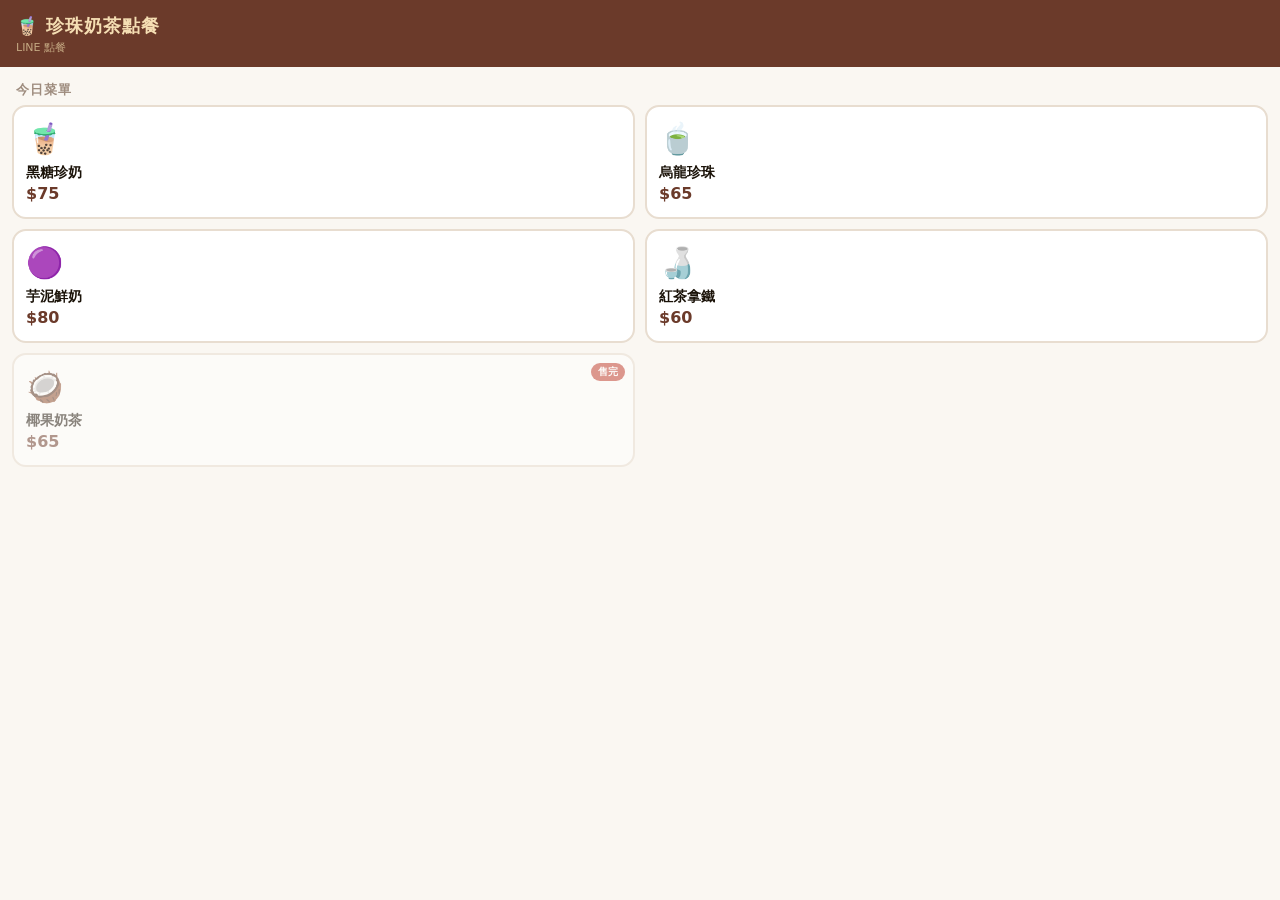
<file: liff_order.html>
<!DOCTYPE html>
<html lang="zh-Hant">
<head>
<meta charset="UTF-8">
<meta name="viewport" content="width=device-width, initial-scale=1.0, maximum-scale=1.0, user-scalable=no">
<title>珍珠奶茶 · 點餐</title>
<script charset="utf-8" src="https://static.line-scdn.net/liff/edge/versions/2.22.3/sdk.js"></script>
<style>
  /* ── Reset & Token ─────────────────────────────────── */
  *, *::before, *::after { box-sizing: border-box; margin: 0; padding: 0; }
  :root {
    --bg: #faf7f2;
    --surface: #ffffff;
    --brown: #6b3a2a;
    --brown-light: #c8956a;
    --green: #2d6a4f;
    --red: #c0392b;
    --text: #1a1208;
    --muted: #9e8c7e;
    --border: #e8ddd0;
    --radius: 14px;
    --safe-bottom: env(safe-area-inset-bottom, 16px);
  }
  body { font-family: 'Noto Sans TC', system-ui, sans-serif; background: var(--bg); color: var(--text); min-height: 100vh; }

  /* ── Header ─────────────────────────────────────────── */
  .header { background: var(--brown); color: #f5deb3; padding: 14px 16px 12px; position: sticky; top: 0; z-index: 50; }
  .header h1 { font-size: 18px; font-weight: 700; letter-spacing: 1px; }
  .header .sub { font-size: 11px; color: #c4a882; margin-top: 2px; }

  /* ── Menu Grid ──────────────────────────────────────── */
  .section-title { font-size: 13px; font-weight: 600; color: var(--muted); padding: 14px 16px 6px; letter-spacing: 1px; text-transform: uppercase; }
  .menu-grid { display: grid; grid-template-columns: 1fr 1fr; gap: 10px; padding: 0 12px 16px; }
  .menu-card {
    background: var(--surface); border-radius: var(--radius); padding: 14px 12px;
    border: 2px solid var(--border); cursor: pointer; transition: border-color .15s, transform .1s;
    position: relative; overflow: hidden;
  }
  .menu-card:active { transform: scale(.97); }
  .menu-card.sold-out { opacity: .5; cursor: not-allowed; }
  .menu-card .thumb { width: 64px; height: 64px; object-fit: cover; border-radius: 10px; margin-bottom: 8px; }
  .menu-card .emoji { font-size: 30px; margin-bottom: 8px; display: block; }
  .menu-card .name { font-size: 14px; font-weight: 600; margin-bottom: 2px; }
  .menu-card .price { font-size: 16px; font-weight: 700; color: var(--brown); }
  .menu-card .badge { position: absolute; top: 8px; right: 8px; background: var(--red); color: #fff; font-size: 10px; font-weight: 700; padding: 2px 7px; border-radius: 99px; }

  /* ── Cart Bar ───────────────────────────────────────── */
  .cart-bar {
    position: fixed; bottom: 0; left: 0; right: 0;
    padding: 10px 16px calc(10px + var(--safe-bottom));
    background: var(--brown); display: none; align-items: center; justify-content: space-between;
    z-index: 60;
  }
  .cart-bar.show { display: flex; }
  .cart-bar .info { color: #f5deb3; }
  .cart-bar .info .count { font-size: 12px; margin-bottom: 1px; }
  .cart-bar .info .total { font-size: 20px; font-weight: 700; }
  .cart-bar .btn-checkout {
    background: #f5deb3; color: var(--brown); border: none; border-radius: 10px;
    padding: 10px 22px; font-size: 15px; font-weight: 700; cursor: pointer; font-family: inherit;
  }

  /* ── Bottom Sheet (Modal) ────────────────────────────── */
  .overlay { position: fixed; inset: 0; background: rgba(0,0,0,.5); z-index: 70; display: none; }
  .overlay.show { display: block; }
  .sheet {
    position: fixed; bottom: 0; left: 0; right: 0; z-index: 80;
    background: var(--surface); border-radius: 20px 20px 0 0;
    padding: 20px 20px calc(20px + var(--safe-bottom));
    max-height: 90vh; overflow-y: auto;
    transform: translateY(100%); transition: transform .3s ease;
  }
  .sheet.show { transform: translateY(0); }
  .sheet-title { font-size: 17px; font-weight: 700; margin-bottom: 4px; }
  .sheet-price { font-size: 15px; color: var(--brown-light); margin-bottom: 18px; }

  .option-group { margin-bottom: 16px; }
  .option-group label { font-size: 12px; color: var(--muted); font-weight: 600; display: block; margin-bottom: 8px; text-transform: uppercase; letter-spacing: .5px; }
  .option-pills { display: flex; flex-wrap: wrap; gap: 8px; }
  .pill {
    padding: 7px 14px; border-radius: 99px; font-size: 13px; cursor: pointer;
    border: 1.5px solid var(--border); background: var(--bg); color: var(--text);
    font-family: inherit; font-weight: 500; transition: .12s;
  }
  .pill.active-brown { background: var(--brown); color: #fff; border-color: var(--brown); }
  .pill.active-blue  { background: #2c6e8a; color: #fff; border-color: #2c6e8a; }
  .pill.active-green { background: var(--green); color: #fff; border-color: var(--green); }

  /* qty */
  .qty-row { display: flex; align-items: center; gap: 14px; margin: 4px 0 20px; }
  .qty-btn { width: 34px; height: 34px; border: 1.5px solid var(--border); background: var(--bg); border-radius: 8px; font-size: 20px; cursor: pointer; display: flex; align-items: center; justify-content: center; }
  .qty-num { font-size: 18px; font-weight: 700; min-width: 24px; text-align: center; }

  .btn-add {
    width: 100%; padding: 14px; background: var(--brown); color: #fff;
    border: none; border-radius: 12px; font-size: 16px; font-weight: 700;
    font-family: inherit; cursor: pointer;
  }
  .btn-add:active { transform: scale(.98); }

  /* ── Confirm Sheet ──────────────────────────────────── */
  .cart-item-row { display: flex; justify-content: space-between; padding: 8px 0; border-bottom: 1px solid var(--border); font-size: 14px; }
  .cart-item-row:last-child { border: none; }
  .cart-item-detail { font-size: 11px; color: var(--muted); margin-top: 2px; }
  .total-row { display: flex; justify-content: space-between; font-weight: 700; font-size: 16px; margin: 12px 0; }
  .remark-input { width: 100%; border: 1.5px solid var(--border); border-radius: 10px; padding: 10px 12px; font-family: inherit; font-size: 14px; margin-bottom: 14px; background: var(--bg); }
  .btn-submit { width: 100%; padding: 14px; background: var(--green); color: #fff; border: none; border-radius: 12px; font-size: 16px; font-weight: 700; font-family: inherit; cursor: pointer; }
  .btn-submit:disabled { background: var(--muted); cursor: not-allowed; }

  /* ── Toast ──────────────────────────────────────────── */
  .toast { position: fixed; top: 60px; left: 50%; transform: translateX(-50%) translateY(-8px); background: var(--text); color: #fff; padding: 9px 20px; border-radius: 99px; font-size: 13px; font-weight: 500; opacity: 0; transition: .25s; pointer-events: none; z-index: 200; white-space: nowrap; }
  .toast.show { opacity: 1; transform: translateX(-50%) translateY(0); }
</style>
</head>
<body>

<div class="header">
  <h1>🧋 珍珠奶茶點餐</h1>
  <div class="sub" id="userName">載入中…</div>
</div>

<div class="section-title">今日菜單</div>
<div class="menu-grid" id="menuGrid">
  <div style="grid-column:1/-1;text-align:center;padding:30px;color:var(--muted)">菜單載入中…</div>
</div>
<div style="height:80px"></div>

<!-- Cart Bar -->
<div class="cart-bar" id="cartBar">
  <div class="info">
    <div class="count" id="cartCount">0 項商品</div>
    <div class="total" id="cartTotal">$0</div>
  </div>
  <button class="btn-checkout" onclick="openConfirmSheet()">查看訂單 →</button>
</div>

<!-- Item Customise Sheet -->
<div class="overlay" id="overlay" onclick="closeAllSheets()"></div>
<div class="sheet" id="itemSheet">
  <div class="sheet-title" id="sheetName">飲料名稱</div>
  <div class="sheet-price" id="sheetPrice">$0</div>

  <div class="option-group">
    <label>甜度</label>
    <div class="option-pills" id="sugarPills"></div>
  </div>
  <div class="option-group">
    <label>冰塊</label>
    <div class="option-pills" id="icePills"></div>
  </div>
  <div class="option-group">
    <label>加料（可複選）</label>
    <div class="option-pills" id="toppingPills"></div>
  </div>

  <div class="option-group">
    <label>數量</label>
    <div class="qty-row">
      <button class="qty-btn" onclick="changeQty(-1)">−</button>
      <span class="qty-num" id="qtyNum">1</span>
      <button class="qty-btn" onclick="changeQty(1)">+</button>
    </div>
  </div>
  <button class="btn-add" id="btnAdd" onclick="addToCart()">加入訂單</button>
</div>

<!-- Confirm Sheet -->
<div class="sheet" id="confirmSheet">
  <div class="sheet-title" style="margin-bottom:14px">確認訂單</div>
  <div id="confirmItems"></div>
  <div class="total-row"><span>合計</span><span id="confirmTotal">$0</span></div>
  <input class="remark-input" id="remark" placeholder="備註（例如：不要吸管、外帶）">
  <button class="btn-submit" id="btnSubmit" onclick="submitOrder()">送出訂單</button>
</div>

<div class="toast" id="toast"></div>

<script>
// ─── 設定 ─────────────────────────────────────────────────────────────────────
const GAS_URL   = 'https://script.google.com/macros/s/AKfycbyW3Zw98f4jNQ-9rba55L1VxA2z_oAnY9DS5Y3VaxA3cXXTApbIwTMAlnrE9a8ts6Dsyg/exec'; // ← 換成你的 GAS 部署網址
const LIFF_ID   = 'YOUR_LIFF_ID'; // ← 換成你的 LIFF ID

const SUGAR_OPT   = ['全糖','少糖','半糖','微糖','無糖'];
const ICE_OPT     = ['正常冰','少冰','微冰','去冰','熱'];
const TOPPING_OPT = ['珍珠','椰果','布丁','寒天','紅豆'];

// ─── 狀態 ─────────────────────────────────────────────────────────────────────
let menu = [];
let cart = [];
let currentItem = null;
let selectedSugar = '半糖', selectedIce = '少冰';
let selectedToppings = new Set();
let qty = 1;
let liffProfile = null;

// ─── LIFF 初始化 ──────────────────────────────────────────────────────────────
(async () => {
  try {
    await liff.init({ liffId: LIFF_ID });
    if (liff.isLoggedIn()) {
      liffProfile = await liff.getProfile();
      document.getElementById('userName').textContent = `Hi ${liffProfile.displayName} 👋`;
    }
  } catch (e) {
    console.warn('LIFF init failed (可能在瀏覽器測試):', e.message);
    document.getElementById('userName').textContent = 'LINE 點餐';
  }
  await loadMenu();
})();

// ─── 載入菜單 ─────────────────────────────────────────────────────────────────
async function loadMenu() {
  const grid = document.getElementById('menuGrid');
  try {
    const res = await fetch(`${GAS_URL}?action=getMenu`);
    const data = await res.json();
    menu = data.menu || [];
  } catch (e) {
    // 離線 Demo 資料
    menu = [
      { id:'P001', name:'黑糖珍奶', price:75, available:true,  emoji:'🧋' },
      { id:'P002', name:'烏龍珍珠', price:65, available:true,  emoji:'🍵' },
      { id:'P003', name:'芋泥鮮奶', price:80, available:true,  emoji:'🟣' },
      { id:'P004', name:'紅茶拿鐵', price:60, available:true,  emoji:'🍶' },
      { id:'P005', name:'椰果奶茶', price:65, available:false, emoji:'🥥' },
    ];
  }
  renderMenu();
}

function renderMenu() {
  const grid = document.getElementById('menuGrid');
  grid.innerHTML = menu.map(p => `
    <div class="menu-card ${p.available ? '' : 'sold-out'}" onclick="${p.available ? `openItemSheet('${p.id}')` : ''}">
      ${p.imageUrl
        ? `<img class="thumb" src="${p.imageUrl}" alt="${p.name}" onerror="this.style.display='none';this.nextSibling.style.display='block'">`
        : ''}
      <span class="emoji" style="${p.imageUrl ? 'display:none' : ''}">${p.emoji || '🧋'}</span>
      <div class="name">${p.name}</div>
      <div class="price">$${p.price}</div>
      ${!p.available ? '<div class="badge">售完</div>' : ''}
    </div>
  `).join('');
}

// ─── 開啟品項客製 Sheet ───────────────────────────────────────────────────────
function openItemSheet(productId) {
  currentItem = menu.find(p => p.id === productId);
  if (!currentItem) return;

  document.getElementById('sheetName').textContent = `${currentItem.emoji || ''} ${currentItem.name}`;
  document.getElementById('sheetPrice').textContent = `$${currentItem.price}`;
  document.getElementById('btnAdd').textContent = `加入訂單  $${currentItem.price}`;

  selectedSugar = '半糖'; selectedIce = '少冰'; selectedToppings = new Set(); qty = 1;
  renderPills('sugarPills',   SUGAR_OPT,   'brown', () => selectedSugar,   v => { selectedSugar = v; renderPills('sugarPills', SUGAR_OPT, 'brown', () => selectedSugar, () => {}); });
  renderPills('icePills',     ICE_OPT,     'blue',  () => selectedIce,     v => { selectedIce = v;   renderPills('icePills', ICE_OPT, 'blue', () => selectedIce, () => {}); });
  renderToppingPills();
  document.getElementById('qtyNum').textContent = qty;

  openSheet('itemSheet');
}

function renderPills(containerId, options, color, getSelected, onSelect) {
  const container = document.getElementById(containerId);
  container.innerHTML = options.map(opt => `
    <button class="pill ${getSelected() === opt ? 'active-' + color : ''}"
      onclick="(${onSelect.toString()})('${opt}');this.closest('.option-pills').querySelectorAll('.pill').forEach(p=>p.classList.remove('active-${color}'));this.classList.add('active-${color}')">
      ${opt}
    </button>`).join('');
}

function renderToppingPills() {
  const container = document.getElementById('toppingPills');
  container.innerHTML = TOPPING_OPT.map(t => `
    <button class="pill ${selectedToppings.has(t) ? 'active-green' : ''}"
      onclick="toggleTopping('${t}', this)">+${t}</button>`).join('');
}
function toggleTopping(name, el) {
  if (selectedToppings.has(name)) { selectedToppings.delete(name); el.classList.remove('active-green'); }
  else { selectedToppings.add(name); el.classList.add('active-green'); }
}

function changeQty(delta) {
  qty = Math.max(1, qty + delta);
  document.getElementById('qtyNum').textContent = qty;
  document.getElementById('btnAdd').textContent = `加入訂單  $${currentItem.price * qty}`;
}

// ─── 購物車 ───────────────────────────────────────────────────────────────────
function addToCart() {
  cart.push({
    cartId: Date.now(),
    productId: currentItem.id,
    name: currentItem.name,
    emoji: currentItem.emoji || '',
    price: currentItem.price,
    qty,
    sugar: selectedSugar,
    ice: selectedIce,
    toppings: [...selectedToppings],
  });
  closeAllSheets();
  updateCartBar();
  showToast(`已加入 ${currentItem.name} ×${qty}`);
}

function updateCartBar() {
  const count = cart.reduce((s, i) => s + i.qty, 0);
  const total = cart.reduce((s, i) => s + i.price * i.qty, 0);
  document.getElementById('cartCount').textContent = `${count} 項商品`;
  document.getElementById('cartTotal').textContent = `$${total}`;
  document.getElementById('cartBar').classList.toggle('show', count > 0);
}

// ─── 確認訂單 Sheet ───────────────────────────────────────────────────────────
function openConfirmSheet() {
  const total = cart.reduce((s, i) => s + i.price * i.qty, 0);
  document.getElementById('confirmItems').innerHTML = cart.map(i => `
    <div class="cart-item-row">
      <div>
        <div>${i.emoji} ${i.name} ×${i.qty}</div>
        <div class="cart-item-detail">${i.sugar} / ${i.ice}${i.toppings.length ? ' / ' + i.toppings.join(', ') : ''}</div>
      </div>
      <div style="font-weight:600">$${i.price * i.qty}</div>
    </div>`).join('');
  document.getElementById('confirmTotal').textContent = `$${total}`;
  openSheet('confirmSheet');
}

// ─── 送出訂單 ─────────────────────────────────────────────────────────────────
async function submitOrder() {
  const btn = document.getElementById('btnSubmit');
  btn.disabled = true;
  btn.textContent = '送出中…';

  const payload = {
    action:      'placeOrder',
    userId:      liffProfile?.userId || 'anonymous',
    displayName: liffProfile?.displayName || '匿名',
    items: cart.map(i => ({
      productId: i.productId,
      qty:       i.qty,
      sugar:     i.sugar,
      ice:       i.ice,
      toppings:  i.toppings,
    })),
    remark: document.getElementById('remark').value.trim(),
  };

  try {
    const res  = await fetch(GAS_URL, { method:'POST', body: JSON.stringify(payload) });
    const data = await res.json();

    if (data.status === 'success') {
      cart = [];
      updateCartBar();
      closeAllSheets();
      showOrderSuccess(data.orderId, data.total, data.pickupNumber);
    } else if (data.status === 'soldout') {
      showToast('⚠️ ' + data.error);
    } else {
      showToast('送出失敗：' + (data.error || '未知錯誤'));
    }
  } catch (e) {
    showToast('網路錯誤，請重試');
  } finally {
    btn.disabled = false;
    btn.textContent = '送出訂單';
  }
}

function showOrderSuccess(orderId, total, pickupNumber) {
  const existing = document.getElementById('successBanner');
  if (existing) existing.remove();
  document.querySelector('.section-title').insertAdjacentHTML('beforebegin', `
    <div id="successBanner" style="margin:16px;background:#e8f5ef;border-radius:16px;padding:24px;text-align:center">
      <div style="font-size:32px;margin-bottom:8px">✅</div>
      <div style="font-weight:700;font-size:15px;color:#2d6a4f;margin-bottom:16px">訂單送出成功！</div>
      ${pickupNumber ? `
        <div style="font-size:13px;color:#555;margin-bottom:6px">您的取餐號碼</div>
        <div style="font-size:72px;font-weight:900;color:#2d1a0a;letter-spacing:4px;line-height:1">${pickupNumber}</div>
        <div style="font-size:12px;color:#888;margin-top:12px">請聽候叫號取餐 🧋</div>
      ` : ''}
      <div style="font-size:11px;color:#aaa;margin-top:8px">訂單 ${orderId}・$${total}</div>
    </div>`);
  setTimeout(() => document.getElementById('successBanner')?.remove(), 30000);
}

// ─── Sheet 控制 ───────────────────────────────────────────────────────────────
function openSheet(id) {
  document.getElementById('overlay').classList.add('show');
  document.getElementById(id).classList.add('show');
}
function closeAllSheets() {
  document.getElementById('overlay').classList.remove('show');
  ['itemSheet','confirmSheet'].forEach(id => document.getElementById(id).classList.remove('show'));
}

// ─── Toast ────────────────────────────────────────────────────────────────────
function showToast(msg) {
  const el = document.getElementById('toast');
  el.textContent = msg;
  el.classList.add('show');
  setTimeout(() => el.classList.remove('show'), 2200);
}
</script>
</body>
</html>
</file>
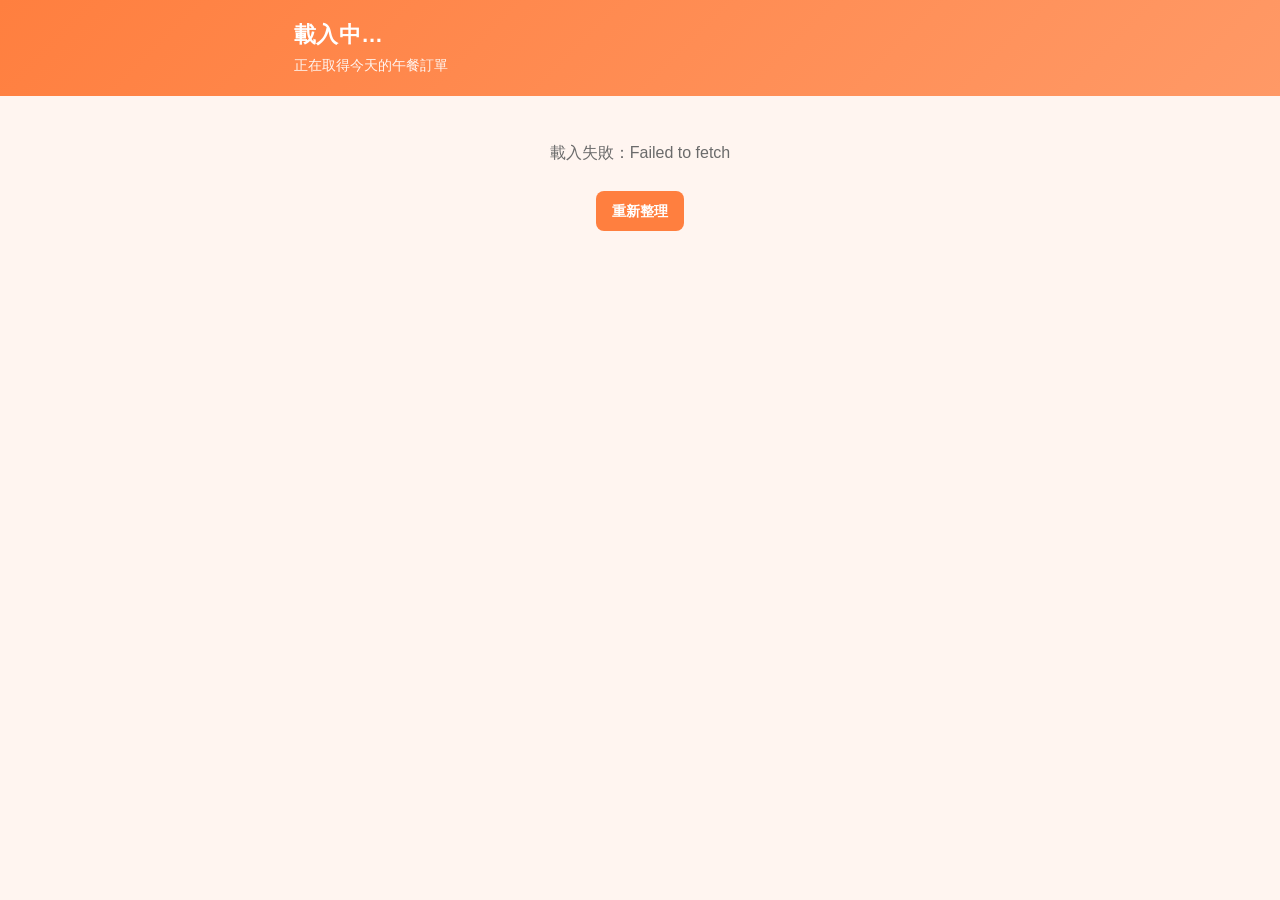
<file: lunch.html>
<!DOCTYPE html>
<html lang="zh-TW">
<head>
<meta charset="UTF-8">
<meta name="viewport" content="width=device-width, initial-scale=1.0">
<title>今天吃什麼 - 午餐訂單</title>
<style>
:root {
  --primary-orange: #FF7F3F;
  --secondary-orange: #FF9966;
  --accent-orange: #FFB380;
  --light-bg: #FFF5F0;
  --white: #FFFFFF;
  --text-dark: #3D3D3D;
  --text-light: #6B6B6B;
  --border-light: #FFE8DC;
  --danger: #E04F4F;
  --ok: #3FA35F;
}
* { margin: 0; padding: 0; box-sizing: border-box; }
body {
  font-family: 'Segoe UI', 'PingFang TC', 'PingFang SC', 'Microsoft JhengHei', sans-serif;
  background: var(--light-bg);
  color: var(--text-dark);
  line-height: 1.6;
  padding-bottom: 90px;
}
.wrap { max-width: 720px; margin: 0 auto; padding: 0 14px; }

/* ── 頂部場次資訊 ── */
.hero {
  background: linear-gradient(135deg, var(--primary-orange), var(--secondary-orange));
  color: #fff;
  padding: 18px 14px 20px;
}
.hero .wrap { display: flex; align-items: center; gap: 14px; flex-wrap: wrap; }
.hero-info { flex: 1; min-width: 180px; }
.hero-title { font-size: 1.35rem; font-weight: 700; letter-spacing: .02em; }
.hero-sub { font-size: .85rem; opacity: .92; margin-top: 2px; }
.countdown {
  background: rgba(255,255,255,.2);
  border-radius: 12px;
  padding: 8px 16px;
  text-align: center;
  min-width: 116px;
}
.countdown .label { font-size: .7rem; opacity: .9; letter-spacing: .08em; }
.countdown .value { font-size: 1.6rem; font-weight: 700; font-variant-numeric: tabular-nums; line-height: 1.2; }
.countdown.urgent { background: rgba(224,79,79,.9); animation: pulse 1s infinite; }
.countdown.closed { background: rgba(0,0,0,.28); }
@keyframes pulse { 0%,100% { opacity: 1; } 50% { opacity: .65; } }

/* ── 卡片 ── */
.card {
  background: var(--white);
  border: 1px solid var(--border-light);
  border-radius: 10px;
  padding: 16px;
  margin-top: 14px;
  box-shadow: 0 2px 8px rgba(0,0,0,.05);
}
.card h2 {
  font-size: 1.02rem;
  font-weight: 600;
  color: var(--primary-orange);
  margin-bottom: 12px;
  display: flex; align-items: center; justify-content: space-between; gap: 10px;
}
.card h2 .hint { font-size: .75rem; font-weight: 400; color: var(--text-light); }

/* ── 表單 ── */
label.field { display: block; font-size: .8rem; color: var(--text-light); margin-bottom: 4px; }
input[type=text], input[type=number], input[type=datetime-local], select, textarea {
  width: 100%;
  padding: 10px 12px;
  border: 1px solid var(--border-light);
  border-radius: 8px;
  font-size: 16px; /* 16px 以下 iOS 會自動放大頁面 */
  font-family: inherit;
  background: #fff;
  color: var(--text-dark);
}
input:focus, select:focus, textarea:focus { outline: 2px solid var(--accent-orange); outline-offset: -1px; }
input:disabled, textarea:disabled, select:disabled { background: #f6f6f6; color: #999; }

button {
  font-family: inherit; font-size: .9rem; cursor: pointer;
  border: none; border-radius: 8px; padding: 10px 16px;
  background: var(--primary-orange); color: #fff; font-weight: 600;
  transition: filter .15s, transform .1s;
  min-height: 40px;
}
button:hover:not(:disabled) { filter: brightness(1.06); }
button:active:not(:disabled) { transform: scale(.98); }
button:disabled { background: #ccc; cursor: not-allowed; }
button.ghost { background: #fff; color: var(--primary-orange); border: 1px solid var(--accent-orange); }
button.subtle { background: var(--border-light); color: var(--text-dark); }
button.danger { background: var(--danger); }
button.sm { padding: 6px 12px; font-size: .8rem; min-height: 32px; }

/* ── 菜單 ── */
.menu-grid { display: grid; grid-template-columns: repeat(auto-fill, minmax(150px, 1fr)); gap: 10px; }
.menu-item {
  border: 1px solid var(--border-light);
  border-radius: 8px;
  padding: 12px;
  cursor: pointer;
  background: #fff;
  transition: all .15s;
  display: flex; flex-direction: column; gap: 2px;
}
.menu-item:hover { border-color: var(--accent-orange); background: #FFFAF7; }
.menu-item:active { transform: scale(.98); }
.menu-item .n { font-weight: 600; font-size: .95rem; }
.menu-item .p { color: var(--primary-orange); font-weight: 600; font-size: .9rem; }
.menu-item .c { font-size: .72rem; color: var(--text-light); }
.menu-item .badge {
  align-self: flex-start; margin-top: 4px;
  background: var(--primary-orange); color: #fff;
  border-radius: 99px; padding: 1px 8px; font-size: .7rem; font-weight: 600;
}

.cat-label {
  font-size: .8rem; font-weight: 600; color: var(--text-light);
  letter-spacing: .06em; margin: 14px 0 8px;
  padding-bottom: 4px; border-bottom: 1px solid var(--border-light);
}
.cat-label:first-of-type { margin-top: 0; }
.dm-link {
  display: block; font-size: .82rem; color: var(--primary-orange);
  background: #FFF8F4; border: 1px solid var(--border-light); border-radius: 8px;
  padding: 9px 12px; margin-bottom: 12px; text-decoration: none;
}
.dm-link:hover { background: #FFF0E6; }

/* ── 購物車 ── */
.cart-row {
  display: grid;
  grid-template-columns: 1fr auto auto;
  gap: 8px; align-items: center;
  padding: 10px 0;
  border-bottom: 1px dashed var(--border-light);
}
.cart-row:last-child { border-bottom: none; }
.cart-name { font-weight: 600; font-size: .93rem; }
.cart-meta { font-size: .78rem; color: var(--text-light); }
.cart-note {
  width: 100%; margin-top: 4px; padding: 5px 8px; font-size: 13px;
  border: 1px solid var(--border-light); border-radius: 6px;
}
.qty { display: flex; align-items: center; gap: 6px; }
.qty button {
  width: 30px; height: 30px; min-height: 30px; padding: 0;
  border-radius: 50%; background: var(--border-light); color: var(--text-dark);
  font-size: 1.1rem; line-height: 1; font-weight: 700;
}
.qty span { min-width: 20px; text-align: center; font-weight: 600; font-variant-numeric: tabular-nums; }
.cart-sub { font-weight: 700; color: var(--primary-orange); min-width: 58px; text-align: right; font-variant-numeric: tabular-nums; }
.empty { color: var(--text-light); font-size: .87rem; text-align: center; padding: 18px 0; }

/* ── 底部固定送出列 ── */
.sticky-bar {
  position: fixed; bottom: 0; left: 0; right: 0;
  background: #fff; border-top: 1px solid var(--border-light);
  box-shadow: 0 -2px 12px rgba(0,0,0,.08);
  padding: 10px 14px calc(10px + env(safe-area-inset-bottom));
  z-index: 90;
}
.sticky-bar .wrap { display: flex; align-items: center; gap: 12px; padding: 0; }
.sticky-total { flex: 1; }
.sticky-total .t { font-size: 1.25rem; font-weight: 700; color: var(--primary-orange); font-variant-numeric: tabular-nums; }
.sticky-total .s { font-size: .75rem; color: var(--text-light); }
.sticky-bar button { flex: 0 0 auto; padding: 12px 26px; font-size: 1rem; }

/* ── 全體訂單 ── */
.order-line {
  display: flex; justify-content: space-between; gap: 10px;
  padding: 9px 0; border-bottom: 1px dashed var(--border-light);
  font-size: .88rem;
}
.order-line:last-child { border-bottom: none; }
.order-line.mine { background: #FFF8F4; margin: 0 -8px; padding-left: 8px; padding-right: 8px; border-radius: 6px; }
.order-line .who { font-weight: 600; flex: 0 0 auto; }
.order-line .what { flex: 1; color: var(--text-light); }
.order-line .amt { font-weight: 600; color: var(--primary-orange); font-variant-numeric: tabular-nums; }
.stats { display: flex; gap: 18px; font-size: .82rem; color: var(--text-light); margin-bottom: 10px; }
.stats b { color: var(--primary-orange); font-size: 1.05rem; }

/* ── 彙整（收單後） ── */
.sum-row { display: flex; justify-content: space-between; padding: 7px 0; border-bottom: 1px dashed var(--border-light); font-size: .9rem; }
.sum-row:last-child { border-bottom: none; }
.sum-total { display: flex; justify-content: space-between; padding-top: 10px; margin-top: 6px; border-top: 2px solid var(--border-light); font-weight: 700; font-size: 1rem; color: var(--primary-orange); }

.banner {
  border-radius: 8px; padding: 12px 14px; font-size: .88rem; margin-top: 14px;
  background: #FFF0E6; border: 1px solid var(--accent-orange);
}
.banner.closed { background: #EFEFEF; border-color: #DDD; color: var(--text-light); }

.toast {
  position: fixed; top: 16px; left: 50%;
  transform: translateX(-50%) translateY(-8px);
  background: var(--text-dark); color: #fff;
  padding: 10px 20px; border-radius: 99px; font-size: 14px;
  opacity: 0; transition: .25s; pointer-events: none; z-index: 200;
  max-width: 90vw; text-align: center;
}
.toast.show { opacity: 1; transform: translateX(-50%) translateY(0); }
.toast.error { background: var(--danger); }

.loading { text-align: center; padding: 44px 0; color: var(--text-light); }
.row { display: flex; gap: 8px; flex-wrap: wrap; }
.row > * { flex: 1; min-width: 0; }
.footer-link { text-align: center; padding: 20px 0; font-size: .8rem; }
.footer-link a { color: var(--text-light); }
</style>
</head>
<body>

<div class="hero">
  <div class="wrap">
    <div class="hero-info">
      <div class="hero-title" id="heroTitle">載入中…</div>
      <div class="hero-sub" id="heroSub">正在取得今天的午餐訂單</div>
    </div>
    <div class="countdown" id="countdown" style="display:none">
      <div class="label">距離截止</div>
      <div class="value" id="countdownValue">--:--</div>
    </div>
  </div>
</div>

<div class="wrap">
  <div id="loading" class="loading">載入中…</div>
  <div id="content" style="display:none"></div>
</div>

<div class="toast" id="toast"></div>

<script src="lunch.js"></script>
<script>
// ─── 狀態 ─────────────────────────────────────────────────────────────────────
let state = {
  session: null,
  restaurant: null,
  menu: [],
  orders: [],
  rev: -1,
  cart: [],          // [{name, price, qty, note, itemId}]
  myOrder: null,     // 我已送出的訂單
  editing: false,    // 正在改我的單
  stopCountdown: null,
  warned5min: false,
};

const POLL_INTERVAL = 8000;
let isPolling = false;
let isBusy = false;   // 送出中：暫停自動重繪，不打斷使用者

// ─── 啟動 ─────────────────────────────────────────────────────────────────────
init();

async function init() {
  const sessionId = new URLSearchParams(location.search).get('s') || '';
  try {
    const data = await gasGet(sessionId ? { action: 'getSession', sessionId } : { action: 'getBootstrap' });
    if (data.status === 'error') throw new Error(data.error);

    syncClock(data.serverNow);
    state.session    = data.session;
    state.restaurant = data.restaurant;
    state.menu       = data.menu || [];
    state.orders     = data.orders || [];
    state.rev        = data.session ? data.session.rev : -1;

    detectMyOrder();
    renderHero();
    render();

    if (state.session) startPolling();
  } catch (e) {
    document.getElementById('loading').innerHTML =
      '載入失敗：' + esc(e.message) + '<br><br><button onclick="location.reload()">重新整理</button>';
  }
}

/** 用 localStorage 的名字比對出「我的訂單」；後端仍以 clientToken 把關 */
function detectMyOrder() {
  const myName = getMyName();
  state.myOrder = myName
    ? (state.orders.find((o) => o.name === myName) || null)
    : null;
}

// ─── 輪詢 ─────────────────────────────────────────────────────────────────────
//
// 用「跑完一輪再排下一輪」而不是 setInterval：後端偶爾會慢到好幾秒，
// 固定間隔會讓請求開始重疊、在 Apps Script 那邊堆成一排執行中。

let pollTimer = null;
let pollToken = 0;   // 用來確保「同時只有一條輪詢鏈活著」

function pollDelay() {
  // 沒人在看的分頁不需要即時：切到背景就把頻率降下來
  if (document.hidden) return 60000;
  // 已經收單了就不會再變，沒必要一直問
  if (!isOpen()) return 30000;
  return POLL_INTERVAL;
}

/**
 * 重排輪詢。
 *
 * 這裡一定要用 token 作廢舊的鏈：clearTimeout 取消不了一個「已經觸發、
 * 正在 await poll() 」的迴圈，它跑完還是會自己排下一輪。少了這道，
 * 每次切回前景就多一條鏈，請求速率會不斷翻倍，最後把後端塞爆。
 */
function startPolling() {
  const token = ++pollToken;
  clearTimeout(pollTimer);

  (function loop() {
    pollTimer = setTimeout(async () => {
      if (token !== pollToken) return;   // 已經有新的鏈接手，這條就此結束
      await poll();
      if (token !== pollToken) return;
      loop();
    }, pollDelay());
  })();
}

// 切回前景時立刻補一次，不用等下一輪，看起來才即時
document.addEventListener('visibilitychange', () => {
  if (!document.hidden && state.session) { poll(); startPolling(); }
});

async function poll() {
  if (isPolling || isBusy || !state.session) return;
  isPolling = true;
  try {
    const data = await gasGet({ action: 'poll', sessionId: state.session.sessionId, rev: state.rev });
    if (data.status === 'error') return;

    syncClock(data.serverNow);
    const wasOpen = state.session.status === 'open';
    state.session = data.session;

    // rev 沒變就不動 DOM，避免打斷正在輸入備註的人
    if (data.changed) {
      state.rev = data.rev;
      state.orders = data.orders || [];
      detectMyOrder();
      // 正在點餐（購物車有東西或正在改單）就只更新「大家點了什麼」，
      // 整頁重繪會清掉還沒送出的購物車與輸入焦點
      if (isOpen() && (state.cart.length > 0 || state.editing)) refreshEveryone();
      else render();
    } else if (wasOpen && data.session.status !== 'open') {
      render();   // 只有狀態從收單中轉為已截止時才需要重繪
    }
    renderHero();
  } catch (e) {
    // 網路瞬斷不吵使用者，下一輪會補上
  } finally {
    isPolling = false;
  }
}

// ─── 頂部與倒數 ───────────────────────────────────────────────────────────────
function isOpen() {
  return !!state.session && state.session.status === 'open' && state.session.closeAt > serverTime();
}

function renderHero() {
  const s = state.session;
  const cd = document.getElementById('countdown');

  if (!s) {
    document.getElementById('heroTitle').textContent = '今天還沒開單';
    document.getElementById('heroSub').textContent = '請主揪到「主揪頁」開一場午餐訂單';
    cd.style.display = 'none';
    return;
  }

  document.getElementById('heroTitle').textContent = s.title;
  const r = state.restaurant;
  document.getElementById('heroSub').textContent =
    (r ? r.name : '') + (r && r.phone ? ' · ' + r.phone : '') + ' · 截止 ' + fmtClock(s.closeAt);

  cd.style.display = '';
  // 主揪延長時間後 closeAt 會變，倒數要重新起算
  if (state.stopCountdown && state.countdownFor === s.closeAt) return;
  if (state.stopCountdown) { state.stopCountdown(); state.warned5min = false; }
  state.countdownFor = s.closeAt;

  state.stopCountdown = startCountdown(
    s.closeAt,
    (remain) => {
      // 主揪可能提前手動收單，狀態一律讀 state.session（不要用閉包裡的舊值）
      const manuallyClosed = state.session.status === 'closed' && remain > 0;
      document.getElementById('countdownValue').textContent =
        manuallyClosed ? '已收單' : fmtRemain(remain);
      cd.classList.toggle('urgent', !manuallyClosed && remain > 0 && remain <= 5 * 60000);
      cd.classList.toggle('closed', remain <= 0 || manuallyClosed);

      if (!manuallyClosed && remain > 0 && remain <= 5 * 60000 && !state.warned5min) {
        state.warned5min = true;
        showToast('剩不到 5 分鐘就要收單囉！');
      }
    },
    () => { render(); }
  );
}

// ─── 主渲染 ───────────────────────────────────────────────────────────────────
function render() {
  document.getElementById('loading').style.display = 'none';
  const el = document.getElementById('content');
  el.style.display = '';

  if (!state.session) {
    el.innerHTML = `
      <div class="card">
        <h2>目前沒有進行中的訂單</h2>
        <p style="font-size:.9rem;color:var(--text-light)">
          等主揪決定好餐廳、開單之後，這頁就會出現菜單讓大家點餐。
        </p>
        <div style="margin-top:14px"><a href="lunch_admin.html"><button class="ghost">我是主揪，去開單 →</button></a></div>
      </div>`;
    renderStickyBar();
    return;
  }

  el.innerHTML = isOpen() ? renderOpenView() : renderClosedView();
  renderStickyBar();
  bindCartInputs();
}

function renderOpenView() {
  return `
    ${renderNameCard()}
    ${state.myOrder && !state.editing ? renderMyOrderCard() : renderPickerCard()}
    ${renderEveryoneCard()}
    <div class="footer-link">
      <a href="lunch_wheel.html">🎯 吃什麼轉盤</a>　·　
      <a href="lunch_admin.html">主揪管理頁 →</a>
    </div>
  `;
}

function renderClosedView() {
  const byItem = aggregateByItem(state.orders);
  const grand = state.orders.reduce((a, o) => a + o.total, 0);
  const qty = byItem.reduce((a, i) => a + i.qty, 0);

  return `
    <div class="banner closed">🔒 已經停止收單，以下是彙整結果。</div>

    <div class="card">
      <h2>訂單彙整 <span class="hint">給店家點餐用</span></h2>
      ${byItem.length === 0 ? '<div class="empty">這場沒有人點餐</div>' : byItem.map((it) => `
        <div class="sum-row">
          <span>${esc(it.name)}${it.note ? `<span class="cart-meta">（${esc(it.note)}）</span>` : ''} × ${it.qty}</span>
          <span>${fmtMoney(it.subtotal)}</span>
        </div>`).join('')}
      <div class="sum-total"><span>共 ${qty} 份</span><span>${fmtMoney(grand)}</span></div>
    </div>

    <div class="card">
      <h2>每人應付 <span class="hint">${state.orders.length} 人</span></h2>
      ${state.orders.length === 0 ? '<div class="empty">這場沒有人點餐</div>' : state.orders.map((o) => `
        <div class="order-line ${o.name === getMyName() ? 'mine' : ''}">
          <span class="who">${esc(o.name)}</span>
          <span class="what">${esc(itemsText(o.items))}</span>
          <span class="amt">${fmtMoney(o.total)}</span>
        </div>`).join('')}
    </div>

    <div class="card">
      <button class="ghost" onclick="copySummary()">複製彙整文字</button>
    </div>
    <div class="footer-link">
      <a href="lunch_wheel.html">🎯 吃什麼轉盤</a>　·　
      <a href="lunch_admin.html">主揪管理頁 →</a>
    </div>
  `;
}

function renderNameCard() {
  return `
    <div class="card">
      <h2>你的名字</h2>
      <input type="text" id="nameInput" placeholder="例如：小明" value="${esc(getMyName())}"
             oninput="setMyName(this.value)" maxlength="30">
      <div class="cart-meta" style="margin-top:6px">名字會記在這台裝置，下次自動帶入。</div>
    </div>`;
}

function renderPickerCard() {
  const menu = state.menu;
  const last = loadLastOrder(state.session.restaurantId);

  return `
    <div class="card">
      <h2>
        點餐
        ${last.length ? `<button class="subtle sm" onclick="repeatLast()">重點上次</button>` : '<span class="hint">點一下加入</span>'}
      </h2>
      ${state.restaurant && state.restaurant.menuImageUrl ? `
        <a class="dm-link" href="${esc(state.restaurant.menuImageUrl)}" target="_blank" rel="noopener">
          📄 看原始菜單 DM（菜單上沒列到的可以從這裡找）
        </a>` : ''}
      ${menu.length === 0
        ? '<div class="empty">這間餐廳還沒建菜單，用下面的「其他品項」手動輸入即可。</div>'
        : groupByCategory(menu).map((group) => `
            ${group.name ? `<div class="cat-label">${esc(group.name)}</div>` : ''}
            <div class="menu-grid">${group.items.map((m) => {
              const inCart = state.cart.find((c) => c.itemId === m.itemId);
              return `
                <div class="menu-item" data-item-id="${esc(m.itemId)}" onclick="addItem('${esc(m.itemId)}')">
                  <span class="n">${esc(m.name)}</span>
                  <span class="p">${fmtMoney(m.price)}</span>
                  ${inCart ? `<span class="badge">已加 ${inCart.qty}</span>` : ''}
                </div>`;
            }).join('')}</div>`).join('')}
    </div>

    <div class="card">
      <h2>其他品項 <span class="hint">菜單上沒有的自己填</span></h2>
      <div class="row">
        <input type="text" id="customName" placeholder="品項名稱" maxlength="60" style="flex:2">
        <input type="number" id="customPrice" placeholder="金額" min="0" max="100000" inputmode="numeric" style="flex:1">
      </div>
      <div style="margin-top:8px"><button class="ghost" onclick="addCustom()">加入</button></div>
    </div>

    <div class="card">
      <h2>我的購物車</h2>
      <div id="cartList">${renderCart()}</div>
      <label class="field" style="margin-top:12px">整筆備註（選填）</label>
      <input type="text" id="orderNote" placeholder="例如：我付現金 / 幫我拿到 3 樓" maxlength="200"
             value="${esc(state.editing && state.myOrder ? state.myOrder.note : '')}">
      ${state.editing ? '<div style="margin-top:10px"><button class="subtle" onclick="cancelEdit()">取消修改</button></div>' : ''}
    </div>`;
}

function renderCart() {
  if (state.cart.length === 0) return '<div class="empty">還沒點東西，從上面的菜單挑一個吧</div>';

  return state.cart.map((c, i) => `
    <div class="cart-row">
      <div>
        <div class="cart-name">${esc(c.name)}</div>
        <div class="cart-meta">${fmtMoney(c.price)} / 份</div>
        <input class="cart-note" type="text" placeholder="備註：不要香菜、加辣…" maxlength="100"
               value="${esc(c.note || '')}" data-cart-note="${i}">
      </div>
      <div class="qty">
        <button onclick="changeQty(${i}, -1)" aria-label="減少">−</button>
        <span>${c.qty}</span>
        <button onclick="changeQty(${i}, 1)" aria-label="增加">＋</button>
      </div>
      <div class="cart-sub">${fmtMoney(c.price * c.qty)}</div>
    </div>`).join('');
}

function renderMyOrderCard() {
  const o = state.myOrder;
  return `
    <div class="card">
      <h2>✅ 你已經點好了 <span class="hint">${fmtTime(o.updatedAt || o.createdAt)}</span></h2>
      ${o.items.map((it) => `
        <div class="sum-row">
          <span>${esc(it.name)}${it.note ? `<span class="cart-meta">（${esc(it.note)}）</span>` : ''} × ${it.qty}</span>
          <span>${fmtMoney(it.price * it.qty)}</span>
        </div>`).join('')}
      ${o.note ? `<div class="cart-meta" style="margin-top:8px">備註：${esc(o.note)}</div>` : ''}
      <div class="sum-total"><span>你要付</span><span>${fmtMoney(o.total)}</span></div>
      <div class="row" style="margin-top:14px">
        <button class="ghost" onclick="startEdit()">修改</button>
        <button class="danger" onclick="removeMyOrder()">刪除</button>
      </div>
    </div>`;
}

/** 只換掉「大家點了什麼」的內容，不碰使用者正在填的表單 */
function refreshEveryone() {
  const card = document.getElementById('everyoneCard');
  if (card) card.outerHTML = renderEveryoneCard();
  else render();
}

function renderEveryoneCard() {
  const grand = state.orders.reduce((a, o) => a + o.total, 0);
  const myName = getMyName();

  return `
    <div class="card" id="everyoneCard">
      <h2>大家點了什麼 <span class="hint">每 8 秒更新</span></h2>
      <div class="stats">
        <span><b>${state.orders.length}</b> 人已點</span>
        <span>目前總計 <b>${fmtMoney(grand)}</b></span>
      </div>
      ${state.orders.length === 0
        ? '<div class="empty">還沒有人點餐，當第一個吧！</div>'
        : state.orders.map((o) => `
            <div class="order-line ${o.name === myName ? 'mine' : ''}">
              <span class="who">${esc(o.name)}</span>
              <span class="what">${esc(itemsText(o.items))}</span>
              <span class="amt">${fmtMoney(o.total)}</span>
            </div>`).join('')}
    </div>`;
}

function renderStickyBar() {
  let bar = document.getElementById('stickyBar');
  const showBar = isOpen() && (!state.myOrder || state.editing);

  if (!showBar) {
    if (bar) bar.remove();
    return;
  }
  if (!bar) {
    bar = document.createElement('div');
    bar.id = 'stickyBar';
    bar.className = 'sticky-bar';
    document.body.appendChild(bar);
  }

  const total = cartTotal();
  const count = state.cart.reduce((a, c) => a + c.qty, 0);
  bar.innerHTML = `
    <div class="wrap">
      <div class="sticky-total">
        <div class="t">${fmtMoney(total)}</div>
        <div class="s">${count} 份</div>
      </div>
      <button onclick="submit()" ${count === 0 ? 'disabled' : ''}>
        ${state.editing ? '儲存修改' : '送出訂單'}
      </button>
    </div>`;
}

// ─── 購物車操作 ───────────────────────────────────────────────────────────────
/** 依分類分組；只有一種分類（或都沒填）時不顯示標題，免得多一層沒意義的層次 */
function groupByCategory(menu) {
  // 照吃飯的順序排，主餐先挑、飲料最後
  const order = ['主餐', '配菜', '湯品', '飲料', '甜點', '其他'];
  const groups = [];

  menu.forEach((m) => {
    const key = m.category || '';
    let g = groups.find((x) => x.name === key);
    if (!g) { g = { name: key, items: [] }; groups.push(g); }
    g.items.push(m);
  });

  if (groups.length <= 1) return [{ name: '', items: menu }];

  groups.sort((a, b) => {
    const ia = order.indexOf(a.name), ib = order.indexOf(b.name);
    return (ia === -1 ? 99 : ia) - (ib === -1 ? 99 : ib);
  });
  return groups;
}

function cartTotal() {
  return state.cart.reduce((a, c) => a + c.price * c.qty, 0);
}

function itemsText(items) {
  return items.map((it) => {
    const q = it.qty > 1 ? ` x${it.qty}` : '';
    const n = it.note ? `(${it.note})` : '';
    return it.name + n + q;
  }).join('、');
}

function addItem(itemId) {
  const m = state.menu.find((x) => x.itemId === itemId);
  if (!m) return;

  // 同品項且沒有備註的就直接加數量，有備註的視為不同客製
  const existing = state.cart.find((c) => c.itemId === itemId && !c.note);
  if (existing) existing.qty += 1;
  else state.cart.push({ itemId: m.itemId, name: m.name, price: m.price, qty: 1, note: '' });

  refreshPicker();
}

function addCustom() {
  const nameEl = document.getElementById('customName');
  const priceEl = document.getElementById('customPrice');
  const name = (nameEl.value || '').trim();
  const price = parseInt(priceEl.value, 10);

  if (!name) { showToast('請輸入品項名稱', true); nameEl.focus(); return; }
  if (isNaN(price) || price < 0) { showToast('請輸入正確金額', true); priceEl.focus(); return; }

  state.cart.push({ itemId: '', name, price, qty: 1, note: '' });
  nameEl.value = '';
  priceEl.value = '';
  refreshPicker();
}

function changeQty(index, delta) {
  const c = state.cart[index];
  if (!c) return;
  c.qty += delta;
  if (c.qty <= 0) state.cart.splice(index, 1);
  refreshPicker();
}

function repeatLast() {
  const last = loadLastOrder(state.session.restaurantId);
  if (!last.length) { showToast('沒有找到上次的訂單', true); return; }
  state.cart = last.map((it) => ({ ...it }));
  refreshPicker();
  showToast('已帶入上次點的餐');
}

/** 只重繪點餐區塊，不動整頁（避免名字輸入框失焦） */
function refreshPicker() {
  captureNotes();
  const cartList = document.getElementById('cartList');
  if (cartList) cartList.innerHTML = renderCart();

  // 菜單卡片上的「已加 N」標記（分類後會有多個 grid，所以用 itemId 對，不用索引）
  document.querySelectorAll('.menu-item[data-item-id]').forEach((el) => {
    const inCart = state.cart.find((c) => c.itemId === el.dataset.itemId);
    const badge = el.querySelector('.badge');
    if (inCart && !badge) {
      el.insertAdjacentHTML('beforeend', `<span class="badge">已加 ${inCart.qty}</span>`);
    } else if (inCart && badge) {
      badge.textContent = `已加 ${inCart.qty}`;
    } else if (!inCart && badge) {
      badge.remove();
    }
  });
  bindCartInputs();
  renderStickyBar();
}

function bindCartInputs() {
  document.querySelectorAll('[data-cart-note]').forEach((el) => {
    el.oninput = () => {
      const i = parseInt(el.dataset.cartNote, 10);
      if (state.cart[i]) state.cart[i].note = el.value;
    };
  });
}

/** 重繪購物車前先把使用者已輸入的備註存回 state */
function captureNotes() {
  document.querySelectorAll('[data-cart-note]').forEach((el) => {
    const i = parseInt(el.dataset.cartNote, 10);
    if (state.cart[i]) state.cart[i].note = el.value;
  });
}

// ─── 送出 / 修改 / 刪除 ───────────────────────────────────────────────────────
async function submit() {
  captureNotes();
  const name = (document.getElementById('nameInput')?.value || getMyName()).trim();
  if (!name) { showToast('請先填你的名字', true); document.getElementById('nameInput')?.focus(); return; }
  if (state.cart.length === 0) { showToast('購物車是空的', true); return; }
  if (!isOpen()) { showToast('已經停止收單囉', true); render(); return; }

  // 提醒重名，但不擋（可能真的有兩個小明）
  const dup = state.orders.find((o) => o.name === name && o.orderId !== state.myOrder?.orderId);
  if (dup && !state.editing) {
    if (!confirm(`已經有一筆「${name}」的訂單了，要再送一筆嗎？\n（如果那是你的單，請按取消，改用「修改」）`)) return;
  }

  setMyName(name);
  isBusy = true;
  const btn = document.querySelector('#stickyBar button');
  if (btn) { btn.disabled = true; btn.textContent = '送出中…'; }

  try {
    const payload = {
      action:      state.editing ? 'updateOrder' : 'submitOrder',
      sessionId:   state.session.sessionId,
      name,
      clientToken: getClientToken(),
      items:       state.cart.map((c) => ({ name: c.name, price: c.price, qty: c.qty, note: c.note || '' })),
      note:        document.getElementById('orderNote')?.value || '',
    };
    if (state.editing) payload.orderId = state.myOrder.orderId;

    const data = await gasPost(payload);
    if (data.status === 'error') throw new Error(data.error);

    syncClock(data.serverNow);
    state.rev = data.rev;
    state.orders = data.orders || [];
    saveLastOrder(state.session.restaurantId, state.cart);

    state.editing = false;
    state.cart = [];
    detectMyOrder();
    render();
    showToast(payload.action === 'updateOrder' ? '訂單已更新' : '訂單送出成功！');
  } catch (e) {
    showToast(e.message || '送出失敗，請重試', true);
    if (btn) { btn.disabled = false; btn.textContent = state.editing ? '儲存修改' : '送出訂單'; }
  } finally {
    isBusy = false;
  }
}

function startEdit() {
  state.editing = true;
  state.cart = state.myOrder.items.map((it) => ({
    itemId: '', name: it.name, price: it.price, qty: it.qty, note: it.note || '',
  }));
  render();
}

function cancelEdit() {
  state.editing = false;
  state.cart = [];
  render();
}

async function removeMyOrder() {
  if (!confirm('確定要刪除你的訂單嗎？')) return;
  isBusy = true;
  try {
    const data = await gasPost({
      action:      'deleteOrder',
      orderId:     state.myOrder.orderId,
      clientToken: getClientToken(),
    });
    if (data.status === 'error') throw new Error(data.error);

    syncClock(data.serverNow);
    state.rev = data.rev;
    state.orders = data.orders || [];
    state.myOrder = null;
    state.cart = [];
    render();
    showToast('訂單已刪除');
  } catch (e) {
    showToast(e.message || '刪除失敗', true);
  } finally {
    isBusy = false;
  }
}

// ─── 彙整 ─────────────────────────────────────────────────────────────────────
function aggregateByItem(orders) {
  const map = {};
  orders.forEach((o) => {
    o.items.forEach((it) => {
      // 同名不同備註要分開列，店家才知道哪一份要客製
      const key = `${it.name}||${it.price}||${it.note || ''}`;
      if (!map[key]) map[key] = { name: it.name, price: it.price, note: it.note || '', qty: 0, subtotal: 0 };
      map[key].qty += it.qty;
      map[key].subtotal += it.price * it.qty;
    });
  });
  return Object.values(map).sort((a, b) => b.qty - a.qty || (a.name < b.name ? -1 : 1));
}

function copySummary() {
  const byItem = aggregateByItem(state.orders);
  const summary = {
    session:     state.session,
    restaurant:  state.restaurant,
    byItem,
    byPerson:    state.orders.map((o) => ({ name: o.name, items: o.items, total: o.total, note: o.note })),
    grandTotal:  state.orders.reduce((a, o) => a + o.total, 0),
    totalQty:    byItem.reduce((a, i) => a + i.qty, 0),
    peopleCount: state.orders.length,
  };
  copyText(summaryTextForShop(summary) + '\n\n' + summaryTextForMoney(summary));
}
</script>
</body>
</html>
</file>
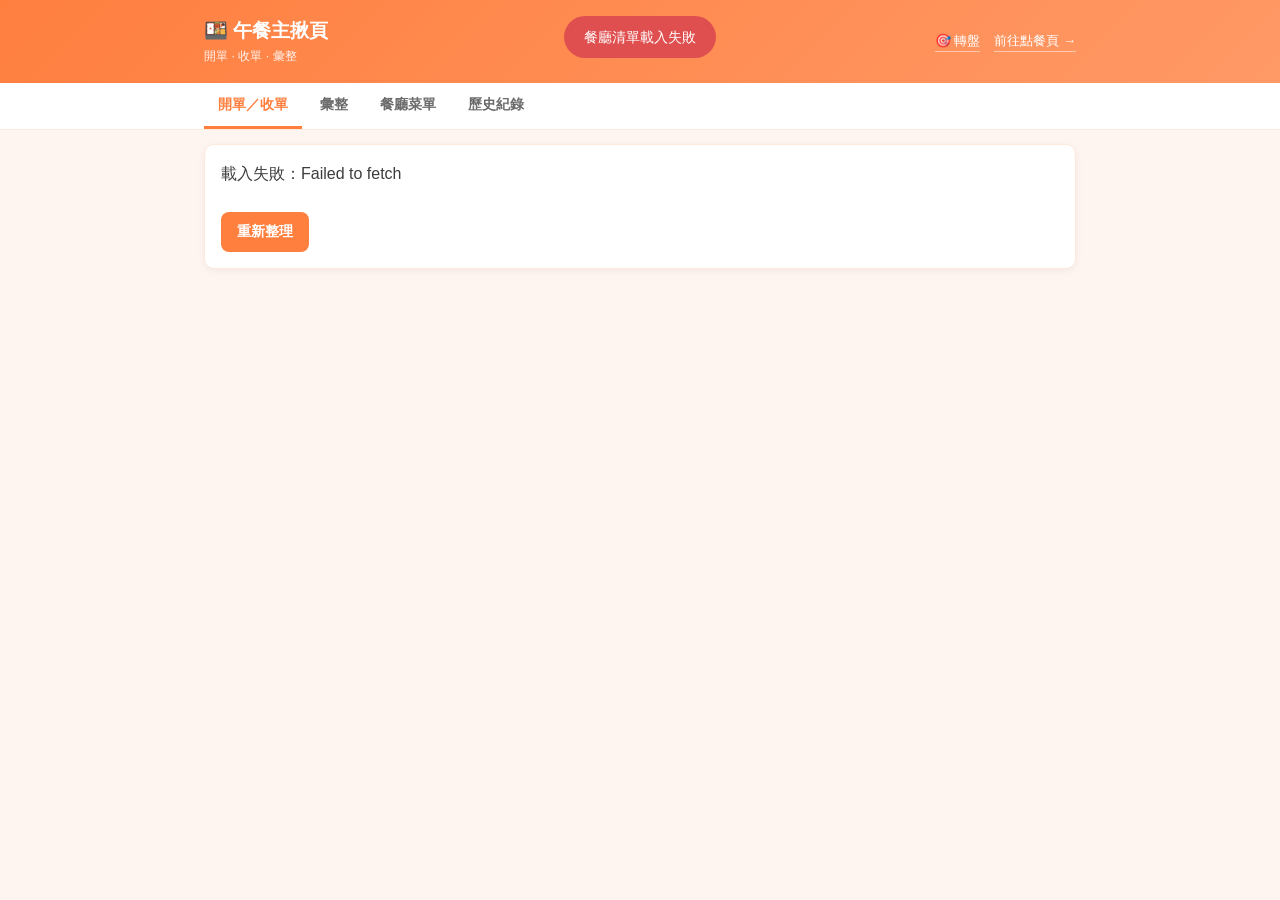
<file: lunch_admin.html>
<!DOCTYPE html>
<html lang="zh-TW">
<head>
<meta charset="UTF-8">
<meta name="viewport" content="width=device-width, initial-scale=1.0">
<title>主揪頁 - 午餐訂單</title>
<style>
:root {
  --primary-orange: #FF7F3F;
  --secondary-orange: #FF9966;
  --accent-orange: #FFB380;
  --light-bg: #FFF5F0;
  --white: #FFFFFF;
  --text-dark: #3D3D3D;
  --text-light: #6B6B6B;
  --border-light: #FFE8DC;
  --danger: #E04F4F;
  --ok: #3FA35F;
}
* { margin: 0; padding: 0; box-sizing: border-box; }
body {
  font-family: 'Segoe UI', 'PingFang TC', 'PingFang SC', 'Microsoft JhengHei', sans-serif;
  background: var(--light-bg); color: var(--text-dark); line-height: 1.6;
}
.wrap { max-width: 900px; margin: 0 auto; padding: 0 14px 40px; }

.topbar {
  background: linear-gradient(135deg, var(--primary-orange), var(--secondary-orange));
  color: #fff; padding: 16px 14px;
}
.topbar .wrap { display: flex; align-items: center; justify-content: space-between; gap: 12px; padding-bottom: 0; }
.topbar h1 { font-size: 1.2rem; font-weight: 700; }
.topbar .sub { font-size: .78rem; opacity: .9; }
.topbar a { color: #fff; font-size: .82rem; text-decoration: none; border-bottom: 1px solid rgba(255,255,255,.5); }

.tabnav { background: #fff; border-bottom: 1px solid var(--border-light); position: sticky; top: 0; z-index: 50; }
.tabnav .wrap { display: flex; gap: 4px; overflow-x: auto; padding-bottom: 0; }
.tabnav button {
  background: none; border: none; padding: 12px 14px; font-size: .88rem; cursor: pointer;
  color: var(--text-light); border-bottom: 3px solid transparent; white-space: nowrap;
  font-family: inherit; border-radius: 0;
}
.tabnav button.active { color: var(--primary-orange); border-bottom-color: var(--primary-orange); font-weight: 600; }

.card {
  background: #fff; border: 1px solid var(--border-light); border-radius: 10px;
  padding: 16px; margin-top: 14px; box-shadow: 0 2px 8px rgba(0,0,0,.05);
}
.card h2 {
  font-size: 1rem; font-weight: 600; color: var(--primary-orange); margin-bottom: 12px;
  display: flex; align-items: center; justify-content: space-between; gap: 10px; flex-wrap: wrap;
}
.card h2 .hint { font-size: .75rem; font-weight: 400; color: var(--text-light); }

label.field { display: block; font-size: .8rem; color: var(--text-light); margin: 10px 0 4px; }
input[type=text], input[type=number], input[type=datetime-local], select, textarea {
  width: 100%; padding: 10px 12px; border: 1px solid var(--border-light);
  border-radius: 8px; font-size: 16px; font-family: inherit; background: #fff; color: var(--text-dark);
}
input:focus, select:focus, textarea:focus { outline: 2px solid var(--accent-orange); outline-offset: -1px; }
input:disabled, select:disabled, textarea:disabled { background: #F2F2F2; color: #999; cursor: not-allowed; }

button {
  font-family: inherit; font-size: .9rem; cursor: pointer; border: none; border-radius: 8px;
  padding: 10px 16px; background: var(--primary-orange); color: #fff; font-weight: 600;
  transition: filter .15s, transform .1s; min-height: 40px;
}
button:hover:not(:disabled) { filter: brightness(1.06); }
button:active:not(:disabled) { transform: scale(.98); }
button:disabled { background: #ccc; cursor: not-allowed; }
button.ghost { background: #fff; color: var(--primary-orange); border: 1px solid var(--accent-orange); }
button.subtle { background: var(--border-light); color: var(--text-dark); }
button.danger { background: var(--danger); }
button.sm { padding: 6px 12px; font-size: .8rem; min-height: 32px; }

.row { display: flex; gap: 8px; flex-wrap: wrap; }
.row > .grow { flex: 1; min-width: 140px; }

.chips { display: flex; gap: 6px; flex-wrap: wrap; margin-top: 6px; }
.chips button { background: var(--border-light); color: var(--text-dark); font-size: .78rem; padding: 5px 12px; min-height: 30px; }

.share-box {
  background: #FFF8F4; border: 1px dashed var(--accent-orange); border-radius: 8px;
  padding: 12px; margin-top: 12px; word-break: break-all; font-size: .84rem;
}

.status-pill { display: inline-block; border-radius: 99px; padding: 2px 12px; font-size: .76rem; font-weight: 600; }
.status-pill.open { background: #E5F6EA; color: var(--ok); }
.status-pill.closed { background: #EEE; color: var(--text-light); }

table { width: 100%; border-collapse: collapse; font-size: .87rem; }
th, td { text-align: left; padding: 9px 8px; border-bottom: 1px solid var(--border-light); vertical-align: top; }
th { font-size: .76rem; color: var(--text-light); font-weight: 600; letter-spacing: .04em; }
td.num, th.num { text-align: right; font-variant-numeric: tabular-nums; }
tr.paid td { opacity: .48; text-decoration: line-through; }
.table-scroll { overflow-x: auto; }

.stats { display: flex; gap: 22px; flex-wrap: wrap; font-size: .82rem; color: var(--text-light); margin-bottom: 12px; }
.stats b { color: var(--primary-orange); font-size: 1.15rem; }

.empty { color: var(--text-light); font-size: .87rem; text-align: center; padding: 22px 0; }
.loading { text-align: center; padding: 40px 0; color: var(--text-light); }

.item-row {
  display: flex; align-items: center; gap: 10px; padding: 10px 0;
  border-bottom: 1px solid var(--border-light);
}
.item-row:last-child { border-bottom: none; }
.item-row.off { opacity: .45; }
.item-row .info { flex: 1; min-width: 0; }
.item-row .info .n { font-weight: 600; font-size: .92rem; }
.item-row .info .p { color: var(--primary-orange); font-size: .84rem; }
.toggle {
  width: 44px; height: 24px; border-radius: 99px; background: #ddd; position: relative;
  padding: 0; min-height: 24px; flex: 0 0 auto;
}
.toggle::after {
  content: ''; position: absolute; top: 3px; left: 3px; width: 18px; height: 18px;
  border-radius: 50%; background: #fff; transition: .2s;
}
.toggle.on { background: var(--ok); }
.toggle.on::after { transform: translateX(20px); }

.toast {
  position: fixed; top: 16px; left: 50%; transform: translateX(-50%) translateY(-8px);
  background: var(--text-dark); color: #fff; padding: 10px 20px; border-radius: 99px;
  font-size: 14px; opacity: 0; transition: .25s; pointer-events: none; z-index: 200;
  max-width: 90vw; text-align: center;
}
.toast.show { opacity: 1; transform: translateX(-50%) translateY(0); }
.toast.error { background: var(--danger); }

pre.plain {
  background: #FAFAFA; border: 1px solid var(--border-light); border-radius: 8px;
  padding: 12px; font-size: .82rem; white-space: pre-wrap; word-break: break-word;
  font-family: 'SF Mono', Consolas, monospace; max-height: 340px; overflow: auto;
}
.tab-panel { display: none; }
.tab-panel.active { display: block; }

/* ── 菜單 DM 辨識 ── */
.scan-card { border: 2px dashed var(--accent-orange); background: #FFFAF7; }
.scan-tips { font-size: .78rem; color: var(--text-light); margin-top: 10px; }
.scan-layout { display: grid; grid-template-columns: 1fr 260px; gap: 16px; margin-top: 14px; align-items: start; }
.scan-list { min-width: 0; }
.scan-image { position: sticky; top: 60px; }
.dm-preview {
  max-width: 100%; border-radius: 8px; border: 1px solid var(--border-light);
  display: block; background: #fff;
}
.scan-list table input[type=text],
.scan-list table input[type=number],
.scan-list table select { padding: 6px 8px; font-size: 14px; }
.scan-list td { padding: 5px 4px; }

.spinner {
  width: 28px; height: 28px; border-radius: 50%;
  border: 3px solid var(--border-light); border-top-color: var(--primary-orange);
  animation: spin .8s linear infinite;
}
@keyframes spin { to { transform: rotate(360deg); } }

@media (max-width: 720px) {
  .scan-layout { grid-template-columns: 1fr; }
  .scan-image { position: static; order: -1; }   /* 手機上原圖擺到表格上面，方便邊看邊改 */
}
</style>
</head>
<body>

<div class="topbar">
  <div class="wrap">
    <div>
      <h1>🍱 午餐主揪頁</h1>
      <div class="sub">開單 · 收單 · 彙整</div>
    </div>
    <div style="display:flex;gap:14px;align-items:center">
      <a href="lunch_wheel.html">🎯 轉盤</a>
      <a href="lunch.html">前往點餐頁 →</a>
    </div>
  </div>
</div>

<div class="tabnav">
  <div class="wrap">
    <button data-tab="session" class="active" onclick="switchTab('session')">開單／收單</button>
    <button data-tab="summary" onclick="switchTab('summary')">彙整</button>
    <button data-tab="menu" onclick="switchTab('menu')">餐廳菜單</button>
    <button data-tab="history" onclick="switchTab('history')">歷史紀錄</button>
  </div>
</div>

<div class="wrap">
  <div id="tab-session" class="tab-panel active"><div class="loading">載入中…</div></div>
  <div id="tab-summary" class="tab-panel"><div class="loading">載入中…</div></div>
  <div id="tab-menu"    class="tab-panel"><div class="loading">載入中…</div></div>
  <div id="tab-history" class="tab-panel"><div class="loading">載入中…</div></div>
</div>

<div class="toast" id="toast"></div>

<script src="lunch.js"></script>
<script>
const LS_PAID = 'lunch_paid_';   // + sessionId，收錢勾選只存本機

let state = {
  session: null,
  restaurant: null,
  orders: [],
  rev: -1,
  restaurants: [],
  menuRestaurantId: '',
  summary: null,
  scan: null,        // 菜單 DM 辨識流程：null / {status:'parsing'|'review', …}
  tab: 'session',
  stopCountdown: null,
  countdownFor: null,
};

const POLL_INTERVAL = 8000;
let isPolling = false;
let isBusy = false;

init();

async function init() {
  // 餐廳清單要先到，開單表單的下拉選單才有東西可選
  await loadRestaurants();

  // 轉盤頁可以帶 ?r=<餐廳>&tab=menu 過來，直接跳到那間的菜單維護
  const q = new URLSearchParams(location.search);
  const preset = q.get('r');
  if (preset && state.restaurants.some((r) => r.restaurantId === preset)) {
    state.menuRestaurantId = preset;
  }

  await loadSession();
  renderMenuTab();
  if (q.get('tab') === 'menu') switchTab('menu');
  startPolling();
}

// 用「跑完一輪再排下一輪」而不是 setInterval：後端偶爾會慢到好幾秒，
// 固定間隔會讓請求開始重疊、在 Apps Script 那邊堆成一排執行中。
let pollTimer = null;
let pollToken = 0;   // 用來確保「同時只有一條輪詢鏈活著」

function pollDelay() {
  if (document.hidden) return 60000;                                    // 沒人在看
  if (!state.session || state.session.status !== 'open') return 30000;  // 沒在收單
  return POLL_INTERVAL;
}

/**
 * 一定要用 token 作廢舊的鏈：clearTimeout 取消不了一個「已經觸發、正在
 * await poll() 」的迴圈，它跑完還是會自己排下一輪。少了這道，每次切回
 * 前景就多一條鏈，請求速率不斷翻倍，最後把後端塞爆。
 */
function startPolling() {
  const token = ++pollToken;
  clearTimeout(pollTimer);

  (function loop() {
    pollTimer = setTimeout(async () => {
      if (token !== pollToken) return;
      await poll();
      if (token !== pollToken) return;
      loop();
    }, pollDelay());
  })();
}

document.addEventListener('visibilitychange', () => {
  if (!document.hidden) { poll(); startPolling(); }
});

// ─── 載入 ─────────────────────────────────────────────────────────────────────
async function loadSession() {
  try {
    const data = await gasGet({ action: 'getBootstrap' });
    if (data.status === 'error') throw new Error(data.error);

    syncClock(data.serverNow);
    state.session    = data.session;
    state.restaurant = data.restaurant;
    state.orders     = data.orders || [];
    state.rev        = data.session ? data.session.rev : -1;
    renderSessionTab();
  } catch (e) {
    document.getElementById('tab-session').innerHTML =
      `<div class="card">載入失敗：${esc(e.message)}<br><br><button onclick="location.reload()">重新整理</button></div>`;
  }
}

async function loadRestaurants() {
  try {
    const data = await gasGet({ action: 'getRestaurants' });
    if (data.status === 'error') throw new Error(data.error);
    state.restaurants = data.restaurants || [];
    if (!state.menuRestaurantId && state.restaurants.length) {
      state.menuRestaurantId = state.restaurants[0].restaurantId;
    }
  } catch (e) {
    showToast('餐廳清單載入失敗', true);
  }
}

async function poll() {
  if (isPolling || isBusy || !state.session) return;
  isPolling = true;
  try {
    const data = await gasGet({ action: 'poll', sessionId: state.session.sessionId, rev: state.rev });
    if (data.status === 'error') return;

    syncClock(data.serverNow);
    state.session = data.session;
    if (data.changed) {
      state.rev = data.rev;
      state.orders = data.orders || [];
    }
    renderSessionTab();
    if (state.tab === 'summary' && data.changed) renderSummaryTab();
  } catch (e) {
    // 網路瞬斷不吵，下一輪補上
  } finally {
    isPolling = false;
  }
}

// ─── 分頁 ─────────────────────────────────────────────────────────────────────
function switchTab(name) {
  state.tab = name;
  document.querySelectorAll('.tab-panel').forEach((el) => el.classList.remove('active'));
  document.getElementById('tab-' + name).classList.add('active');
  document.querySelectorAll('.tabnav button').forEach((b) => {
    b.classList.toggle('active', b.dataset.tab === name);
  });

  if (name === 'summary') renderSummaryTab();
  if (name === 'menu')    renderMenuTab();
  if (name === 'history') renderHistoryTab();
}

function isOpen() {
  return !!state.session && state.session.status === 'open' && state.session.closeAt > serverTime();
}

// ─── Tab 1：開單／收單 ────────────────────────────────────────────────────────
function renderSessionTab() {
  const el = document.getElementById('tab-session');
  el.innerHTML = state.session && isOpen()
    ? renderRunning() + renderNewSessionForm(true)
    : renderNewSessionForm(false) + (state.session ? renderLastSession() : '');

  if (isOpen()) mountCountdown();
  else if (state.stopCountdown) { state.stopCountdown(); state.stopCountdown = null; state.countdownFor = null; }
}

function renderRunning() {
  const s = state.session;
  const grand = state.orders.reduce((a, o) => a + o.total, 0);
  const link = location.href.replace(/lunch_admin\.html.*$/, '') + 'lunch.html?s=' + encodeURIComponent(s.sessionId);

  return `
    <div class="card">
      <h2>
        ${esc(s.title)}
        <span class="status-pill open">收單中</span>
      </h2>
      <div class="stats">
        <span>餐廳 <b style="font-size:1rem">${esc(state.restaurant ? state.restaurant.name : '—')}</b></span>
        <span>已點 <b>${state.orders.length}</b> 人</span>
        <span>總金額 <b>${fmtMoney(grand)}</b></span>
        <span>剩餘 <b id="adminCountdown">--:--</b></span>
      </div>
      <div class="row">
        <button class="danger" onclick="closeNow()">立即停止收單</button>
        <button class="ghost" onclick="extend(10)">延長 10 分鐘</button>
        <button class="ghost" onclick="extend(30)">延長 30 分鐘</button>
      </div>
      <div class="share-box">
        分享這個連結給大家點餐：<br>
        <strong>${esc(link)}</strong>
        <div style="margin-top:8px"><button class="sm" onclick="copyText('${esc(link)}')">複製連結</button></div>
      </div>
    </div>

    <div class="card">
      <h2>目前訂單 <span class="hint">每 8 秒更新，可代改／代刪</span></h2>
      ${state.orders.length === 0 ? '<div class="empty">還沒有人點餐</div>' : `
      <div class="table-scroll"><table>
        <thead><tr><th>姓名</th><th>品項</th><th class="num">金額</th><th></th></tr></thead>
        <tbody>${state.orders.map((o) => `
          <tr>
            <td><strong>${esc(o.name)}</strong>${o.note ? `<div class="hint" style="font-size:.75rem;color:var(--text-light)">${esc(o.note)}</div>` : ''}</td>
            <td>${esc(itemsText(o.items))}</td>
            <td class="num">${fmtMoney(o.total)}</td>
            <td class="num"><button class="danger sm" onclick="adminDelete('${esc(o.orderId)}','${esc(o.name)}')">刪除</button></td>
          </tr>`).join('')}
        </tbody>
      </table></div>`}
    </div>`;
}

function renderLastSession() {
  const s = state.session;
  const grand = state.orders.reduce((a, o) => a + o.total, 0);
  return `
    <div class="card">
      <h2>上一場 <span class="status-pill closed">已收單</span></h2>
      <div class="stats">
        <span>${esc(s.title)}</span>
        <span><b>${state.orders.length}</b> 人</span>
        <span><b>${fmtMoney(grand)}</b></span>
      </div>
      <div class="row">
        <button class="ghost" onclick="switchTab('summary')">看彙整清單</button>
        <button class="subtle" onclick="extend(15)">重新開放 15 分鐘</button>
      </div>
    </div>`;
}

function renderNewSessionForm(hasRunning) {
  // 從轉盤頁帶過來的餐廳（lunch_wheel.html 的「用這間開單」）要預先選好
  const preset = new URLSearchParams(location.search).get('r') || '';
  const opts = state.restaurants
    .filter((r) => r.active)
    .map((r) => `<option value="${esc(r.restaurantId)}"${r.restaurantId === preset ? ' selected' : ''}>${esc(r.name)}</option>`).join('');

  return `
    <div class="card">
      <h2>開新的一場 ${hasRunning ? '<span class="hint">目前已有一場收單中，需先停止</span>' : ''}</h2>
      ${state.restaurants.filter((r) => r.active).length === 0
        ? '<div class="empty">還沒有餐廳，請先到「餐廳菜單」分頁新增一間。</div>'
        : `
        <label class="field">餐廳</label>
        <select id="newRestaurant" ${hasRunning ? 'disabled' : ''}>${opts}</select>

        <label class="field">標題</label>
        <input type="text" id="newTitle" placeholder="留空自動用「餐廳名 午餐」" maxlength="100" ${hasRunning ? 'disabled' : ''}>

        <label class="field">截止時間</label>
        <input type="datetime-local" id="newCloseAt" value="${defaultCloseAtValue()}" ${hasRunning ? 'disabled' : ''}>
        <div class="chips">
          <button onclick="bumpCloseAt(15)" ${hasRunning ? 'disabled' : ''}>+15 分</button>
          <button onclick="bumpCloseAt(30)" ${hasRunning ? 'disabled' : ''}>+30 分</button>
          <button onclick="setCloseAtHour(11, 0)" ${hasRunning ? 'disabled' : ''}>今天 11:00</button>
          <button onclick="setCloseAtHour(11, 30)" ${hasRunning ? 'disabled' : ''}>今天 11:30</button>
        </div>

        <label class="field">你的名字（主揪）</label>
        <input type="text" id="newCreatedBy" value="${esc(getMyName())}" maxlength="30" ${hasRunning ? 'disabled' : ''}>

        <div style="margin-top:14px">
          <button onclick="createSession()" ${hasRunning ? 'disabled' : ''}>開單</button>
        </div>`}
    </div>`;
}

function mountCountdown() {
  const s = state.session;
  if (state.stopCountdown && state.countdownFor === s.closeAt) return;
  if (state.stopCountdown) state.stopCountdown();
  state.countdownFor = s.closeAt;
  state.stopCountdown = startCountdown(s.closeAt, (remain) => {
    const el = document.getElementById('adminCountdown');
    if (el) el.textContent = fmtRemain(remain);
  }, () => renderSessionTab());
}

/** datetime-local 需要本地時間字串（不能用 toISOString，那是 UTC） */
function toLocalInputValue(d) {
  const pad = (n) => String(n).padStart(2, '0');
  return `${d.getFullYear()}-${pad(d.getMonth() + 1)}-${pad(d.getDate())}T${pad(d.getHours())}:${pad(d.getMinutes())}`;
}

function defaultCloseAtValue() {
  const d = new Date(serverTime());
  d.setHours(11, 0, 0, 0);
  // 已經過 11:00 就改成 30 分鐘後
  if (d.getTime() <= serverTime()) return toLocalInputValue(new Date(serverTime() + 30 * 60000));
  return toLocalInputValue(d);
}

function bumpCloseAt(minutes) {
  const el = document.getElementById('newCloseAt');
  const base = el.value ? new Date(el.value).getTime() : serverTime();
  el.value = toLocalInputValue(new Date(Math.max(base, serverTime()) + minutes * 60000));
}

function setCloseAtHour(h, m) {
  const d = new Date(serverTime());
  d.setHours(h, m, 0, 0);
  document.getElementById('newCloseAt').value = toLocalInputValue(d);
}

async function createSession() {
  const restaurantId = document.getElementById('newRestaurant').value;
  const closeAtRaw   = document.getElementById('newCloseAt').value;
  if (!restaurantId) { showToast('請選餐廳', true); return; }
  if (!closeAtRaw)   { showToast('請設定截止時間', true); return; }

  const closeAt = new Date(closeAtRaw).getTime();
  if (closeAt <= serverTime()) { showToast('截止時間必須晚於現在', true); return; }

  const createdBy = (document.getElementById('newCreatedBy').value || '').trim();
  if (createdBy) setMyName(createdBy);

  isBusy = true;
  try {
    const data = await gasPost({
      action: 'createSession',
      restaurantId,
      closeAt,
      title: document.getElementById('newTitle').value,
      createdBy,
    });
    if (data.status === 'error') throw new Error(data.error);
    showToast('開單成功！把連結分享給大家');
    await loadSession();
  } catch (e) {
    showToast(e.message || '開單失敗', true);
    // 開單失敗時也要刷新：最常見的失敗是「已經有一場在收單中」，
    // 不刷新的話畫面還停在表單上，使用者根本看不出實際跑的是哪一場餐廳。
    await loadSession();
  } finally {
    isBusy = false;
  }
}

async function closeNow() {
  if (!confirm('確定要立即停止收單嗎？之後大家就不能再點了。')) return;
  isBusy = true;
  try {
    const data = await gasPost({ action: 'closeSession', sessionId: state.session.sessionId });
    if (data.status === 'error') throw new Error(data.error);
    showToast('已停止收單');
    await loadSession();
    switchTab('summary');
  } catch (e) {
    showToast(e.message || '操作失敗', true);
  } finally {
    isBusy = false;
  }
}

async function extend(minutes) {
  isBusy = true;
  try {
    const data = await gasPost({ action: 'extendSession', sessionId: state.session.sessionId, minutes });
    if (data.status === 'error') throw new Error(data.error);
    showToast(`已延長 ${minutes} 分鐘`);
    await loadSession();
  } catch (e) {
    showToast(e.message || '操作失敗', true);
  } finally {
    isBusy = false;
  }
}

async function adminDelete(orderId, name) {
  if (!confirm(`確定要刪除「${name}」的訂單嗎？`)) return;
  isBusy = true;
  try {
    const data = await gasPost({ action: 'deleteOrder', orderId, isAdmin: true });
    if (data.status === 'error') throw new Error(data.error);
    state.rev = data.rev;
    state.orders = data.orders || [];
    renderSessionTab();
    showToast('已刪除');
  } catch (e) {
    showToast(e.message || '刪除失敗', true);
  } finally {
    isBusy = false;
  }
}

function itemsText(items) {
  return items.map((it) => {
    const q = it.qty > 1 ? ` x${it.qty}` : '';
    const n = it.note ? `(${it.note})` : '';
    return it.name + n + q;
  }).join('、');
}

// ─── Tab 2：彙整 ──────────────────────────────────────────────────────────────
async function renderSummaryTab() {
  const el = document.getElementById('tab-summary');
  if (!state.session) {
    el.innerHTML = '<div class="card"><div class="empty">還沒有任何訂單場次</div></div>';
    return;
  }

  try {
    const data = await gasGet({ action: 'getSummary', sessionId: state.session.sessionId });
    if (data.status === 'error') throw new Error(data.error);
    syncClock(data.serverNow);
    state.summary = data;
  } catch (e) {
    el.innerHTML = `<div class="card">彙整載入失敗：${esc(e.message)}</div>`;
    return;
  }

  const s = state.summary;
  const paid = loadPaid(s.session.sessionId);

  el.innerHTML = `
    <div class="card">
      <h2>${esc(s.session.title)}
        <span class="status-pill ${s.session.status === 'open' ? 'open' : 'closed'}">
          ${s.session.status === 'open' ? '收單中（數字還會變）' : '已收單'}
        </span>
      </h2>
      <div class="stats">
        <span>餐廳 <b style="font-size:1rem">${esc(s.restaurant ? s.restaurant.name : '—')}</b></span>
        ${s.restaurant && s.restaurant.phone ? `<span>電話 <b style="font-size:1rem">${esc(s.restaurant.phone)}</b></span>` : ''}
        <span><b>${s.peopleCount}</b> 人</span>
        <span><b>${s.totalQty}</b> 份</span>
        <span>總計 <b>${fmtMoney(s.grandTotal)}</b></span>
      </div>
    </div>

    <div class="card">
      <h2>給店家：品項彙總
        <button class="ghost sm" onclick="copyShop()">複製文字</button>
      </h2>
      ${s.byItem.length === 0 ? '<div class="empty">沒有訂單</div>' : `
      <div class="table-scroll"><table>
        <thead><tr><th>品項</th><th class="num">單價</th><th class="num">數量</th><th class="num">小計</th><th>誰點的</th></tr></thead>
        <tbody>${s.byItem.map((it) => `
          <tr>
            <td><strong>${esc(it.name)}</strong>${it.note ? `<div style="font-size:.76rem;color:var(--danger)">※ ${esc(it.note)}</div>` : ''}</td>
            <td class="num">${fmtMoney(it.price)}</td>
            <td class="num"><strong>${it.qty}</strong></td>
            <td class="num">${fmtMoney(it.subtotal)}</td>
            <td style="font-size:.78rem;color:var(--text-light)">${esc(it.who.join('、'))}</td>
          </tr>`).join('')}
        </tbody>
        <tfoot><tr>
          <th>合計</th><th></th><th class="num">${s.totalQty}</th>
          <th class="num">${fmtMoney(s.grandTotal)}</th><th></th>
        </tr></tfoot>
      </table></div>`}
    </div>

    <div class="card">
      <h2>給收錢：每人應付
        <button class="ghost sm" onclick="copyMoney()">複製文字</button>
      </h2>
      ${s.byPerson.length === 0 ? '<div class="empty">沒有訂單</div>' : `
      <div class="table-scroll"><table>
        <thead><tr><th style="width:56px;white-space:nowrap">已付</th><th>姓名</th><th>品項</th><th class="num">應付</th></tr></thead>
        <tbody>${s.byPerson.map((p) => `
          <tr id="pay-${esc(p.orderId)}" class="${paid[p.orderId] ? 'paid' : ''}">
            <td><input type="checkbox" style="width:20px;height:20px" ${paid[p.orderId] ? 'checked' : ''}
                       onchange="togglePaid('${esc(p.orderId)}', this.checked)"></td>
            <td><strong>${esc(p.name)}</strong>${p.note ? `<div style="font-size:.76rem;color:var(--text-light)">${esc(p.note)}</div>` : ''}</td>
            <td>${esc(itemsText(p.items))}</td>
            <td class="num">${fmtMoney(p.total)}</td>
          </tr>`).join('')}
        </tbody>
        <tfoot><tr><th></th><th>合計</th><th></th><th class="num">${fmtMoney(s.grandTotal)}</th></tr></tfoot>
      </table></div>
      <div style="margin-top:10px;font-size:.78rem;color:var(--text-light)">
        「已付」只記在這台裝置，不會同步給其他人。
      </div>`}
    </div>

    <div class="card">
      <h2>純文字版 <span class="hint">直接貼 LINE 群組</span></h2>
      <pre class="plain" id="plainText">${esc(summaryTextForShop(s))}\n\n${esc(summaryTextForMoney(s))}</pre>
      <div style="margin-top:10px"><button onclick="copyAll()">複製全部</button></div>
    </div>`;
}

function loadPaid(sessionId) {
  try { return JSON.parse(localStorage.getItem(LS_PAID + sessionId) || '{}'); } catch (e) { return {}; }
}

function togglePaid(orderId, checked) {
  const sid = state.summary.session.sessionId;
  const paid = loadPaid(sid);
  if (checked) paid[orderId] = true; else delete paid[orderId];
  localStorage.setItem(LS_PAID + sid, JSON.stringify(paid));
  const row = document.getElementById('pay-' + orderId);
  if (row) row.classList.toggle('paid', checked);
}

function copyShop()  { copyText(summaryTextForShop(state.summary)); }
function copyMoney() { copyText(summaryTextForMoney(state.summary)); }
function copyAll()   { copyText(summaryTextForShop(state.summary) + '\n\n' + summaryTextForMoney(state.summary)); }

// ─── Tab 3：餐廳菜單 ──────────────────────────────────────────────────────────
function renderMenuTab() {
  const el = document.getElementById('tab-menu');

  // 辨識中／確認畫面會蓋掉整個分頁，避免使用者一邊確認一邊改別的東西
  if (state.scan) { el.innerHTML = renderScanView(); return; }

  const current = state.restaurants.find((r) => r.restaurantId === state.menuRestaurantId);

  el.innerHTML = `
    <div class="card scan-card">
      <h2>📷 上傳菜單 DM 自動建菜單 <span class="hint">辨識約 10 秒</span></h2>
      <p style="font-size:.85rem;color:var(--text-light);margin-bottom:12px">
        拍一張店家的菜單或價目表，系統會讀出品項與價格。
        辨識完會先讓你確認、可以改，按下套用才會存進去。
      </p>
      <input type="file" id="dmFile" accept="image/*" style="display:none" onchange="handleDmUpload(this)">
      <button onclick="document.getElementById('dmFile').click()">選擇圖片</button>
      <div class="scan-tips">
        拍照小技巧：光線均勻、整張菜單入鏡、盡量正對不要斜拍，文字越清楚辨識越準。
      </div>
    </div>

    <div class="card">
      <h2>手動新增餐廳 <span class="hint">沒有 DM 或想自己建的話</span></h2>
      <div class="row">
        <input class="grow" type="text" id="rName" placeholder="餐廳名稱" maxlength="60">
        <input class="grow" type="text" id="rPhone" placeholder="電話（選填）" maxlength="30">
      </div>
      <label class="field">備註（選填）</label>
      <input type="text" id="rNote" placeholder="例如：滿 10 個免運、11:30 前要下訂" maxlength="200">
      <div style="margin-top:12px"><button onclick="addRestaurant()">新增餐廳</button></div>
    </div>

    ${state.restaurants.length === 0 ? '' : `
    <div class="card">
      <h2>維護菜單</h2>
      <label class="field">選擇餐廳</label>
      <select id="menuRestaurant" onchange="state.menuRestaurantId=this.value; renderMenuTab()">
        ${state.restaurants.map((r) => `
          <option value="${esc(r.restaurantId)}" ${r.restaurantId === state.menuRestaurantId ? 'selected' : ''}>
            ${esc(r.name)}${r.active ? '' : '（停用）'}
          </option>`).join('')}
      </select>

      ${current && current.menuImageUrl ? `
        <div style="margin-top:8px;font-size:.82rem">
          <a href="${esc(current.menuImageUrl)}" target="_blank" rel="noopener">📄 看這間的原始 DM</a>
        </div>` : ''}

      ${current ? `
        <div class="row" style="margin-top:12px">
          <input class="grow" type="text" id="mName" placeholder="品項名稱" maxlength="60">
          <input type="number" id="mPrice" placeholder="價格" min="0" max="100000" inputmode="numeric" style="width:110px">
          <input type="text" id="mCategory" placeholder="分類（選填）" maxlength="40" style="width:130px">
          <button onclick="addMenuItem()">加入</button>
        </div>

        <div style="margin-top:14px">
          ${(current.menu || []).length === 0
            ? '<div class="empty">這間餐廳還沒有品項</div>'
            : current.menu.map((m) => `
              <div class="item-row ${m.available ? '' : 'off'}">
                <div class="info">
                  <div class="n">${esc(m.name)}</div>
                  <div class="p">${fmtMoney(m.price)}${m.category ? ' · ' + esc(m.category) : ''}</div>
                </div>
                <button class="toggle ${m.available ? 'on' : ''}"
                        title="${m.available ? '供應中' : '已停售'}"
                        onclick="toggleItem('${esc(m.itemId)}', ${!m.available})"></button>
                <button class="danger sm" onclick="removeItem('${esc(m.itemId)}','${esc(m.name)}')">刪除</button>
              </div>`).join('')}
        </div>` : ''}
    </div>`}`;
}

// ─── 菜單 DM 辨識 ─────────────────────────────────────────────────────────────
async function handleDmUpload(input) {
  const file = input.files && input.files[0];
  input.value = '';   // 清掉才能連續選同一個檔案
  if (!file) return;

  if (file.size > 15 * 1024 * 1024) { showToast('圖片太大了（超過 15MB）', true); return; }

  let img;
  try {
    img = await compressImage(file, 1600, 0.85);
  } catch (e) {
    showToast(e.message || '讀取圖片失敗', true);
    return;
  }

  state.scan = { status: 'parsing', dataUrl: img.dataUrl };
  renderMenuTab();

  try {
    // 辨識本來就要跑十幾秒、遇到壅塞還會重試，用一般的逾時會誤砍
    const data = await gasPost({
      action: 'parseMenuImage',
      base64Data: img.base64,
      mimeType: img.mimeType,
    }, GAS_TIMEOUT_SLOW_MS);
    if (data.status === 'error') throw new Error(data.error);

    state.scan = {
      status: 'review',
      dataUrl: img.dataUrl,
      base64: img.base64,
      mimeType: img.mimeType,
      items: data.items.map((it) => ({ ...it })),
      // 辨識到的店名如果對得上現有餐廳就自動選起來，省一次手動比對
      targetRestaurantId: matchRestaurant(data.restaurantName),
      restaurantName: data.restaurantName || '',
      phone: data.phone || '',
      mode: 'replace',
    };
    renderMenuTab();
    showToast(`辨識到 ${data.items.length} 個品項，請確認`);
  } catch (e) {
    state.scan = null;
    renderMenuTab();
    showToast(e.message || '辨識失敗，請再試一次', true);
  }
}

function matchRestaurant(name) {
  if (!name) return '';
  const hit = state.restaurants.find((r) => r.name === name);
  return hit ? hit.restaurantId : '';
}

function renderScanView() {
  const s = state.scan;

  if (s.status === 'parsing') {
    return `
      <div class="card">
        <h2>辨識中…</h2>
        <div style="display:flex;gap:16px;align-items:flex-start;flex-wrap:wrap">
          <img src="${s.dataUrl}" class="dm-preview" alt="上傳的菜單">
          <div style="flex:1;min-width:180px">
            <div class="spinner"></div>
            <p style="font-size:.86rem;color:var(--text-light);margin-top:10px">
              正在讀取圖片上的品項與價格，大約 10 秒，請不要關掉這一頁。
            </p>
          </div>
        </div>
      </div>`;
  }

  const total = s.items.length;
  const opts = state.restaurants.map((r) => `
    <option value="${esc(r.restaurantId)}" ${r.restaurantId === s.targetRestaurantId ? 'selected' : ''}>
      ${esc(r.name)}
    </option>`).join('');

  return `
    <div class="card">
      <h2>確認辨識結果 <span class="hint">共 ${total} 個品項</span></h2>
      <p style="font-size:.85rem;color:var(--text-light)">
        辨識不會 100% 正確，<strong>價格請對著右邊的原圖再看一遍</strong>——
        金額錯了會直接變成大家收錢的依據。可以改字、改價、刪掉不要的，也可以自己補一列。
      </p>

      <div class="scan-layout">
        <div class="scan-list">
          <div class="table-scroll"><table>
            <thead><tr><th>品項</th><th class="num" style="width:90px">價格</th><th style="width:110px">分類</th><th style="width:56px"></th></tr></thead>
            <tbody>${s.items.map((it, i) => `
              <tr>
                <td><input type="text" value="${esc(it.name)}" maxlength="60"
                           oninput="state.scan.items[${i}].name=this.value"></td>
                <td><input type="number" value="${it.price}" min="0" max="100000" inputmode="numeric"
                           oninput="state.scan.items[${i}].price=parseInt(this.value,10)||0; refreshScanTotal()"></td>
                <td>
                  <select onchange="state.scan.items[${i}].category=this.value">
                    ${['主餐', '飲料', '配菜', '湯品', '甜點', '其他'].map((c) =>
                      `<option ${c === it.category ? 'selected' : ''}>${c}</option>`).join('')}
                  </select>
                </td>
                <td><button class="danger sm" onclick="removeScanItem(${i})">✕</button></td>
              </tr>`).join('')}
            </tbody>
          </table></div>
          <div style="margin-top:10px;display:flex;gap:8px;align-items:center;flex-wrap:wrap">
            <button class="subtle sm" onclick="addScanItem()">＋ 手動補一列</button>
            <span id="scanTotal" style="font-size:.82rem;color:var(--text-light)">${scanSummaryText()}</span>
          </div>
        </div>

        <div class="scan-image">
          <a href="${s.dataUrl}" target="_blank" rel="noopener" title="點開看大圖">
            <img src="${s.dataUrl}" class="dm-preview" alt="上傳的菜單">
          </a>
          <div style="font-size:.75rem;color:var(--text-light);margin-top:6px;text-align:center">點圖片可放大</div>
        </div>
      </div>
    </div>

    <div class="card">
      <h2>要套用到哪一間？</h2>

      <label class="field">
        <input type="radio" name="scanTarget" value="existing" ${s.targetRestaurantId ? 'checked' : ''}
               onchange="setScanTarget('existing')" style="width:auto;margin-right:6px">
        更新現有的餐廳
      </label>
      <select id="scanRestaurant" ${s.targetRestaurantId ? '' : 'disabled'}
              onchange="state.scan.targetRestaurantId=this.value">
        ${state.restaurants.length ? opts : '<option value="">（還沒有任何餐廳）</option>'}
      </select>

      <label class="field" style="margin-top:14px">
        <input type="radio" name="scanTarget" value="new" ${s.targetRestaurantId ? '' : 'checked'}
               onchange="setScanTarget('new')" style="width:auto;margin-right:6px">
        建立新餐廳
      </label>
      <div class="row">
        <input class="grow" type="text" id="scanName" placeholder="餐廳名稱" maxlength="60"
               value="${esc(s.restaurantName)}" ${s.targetRestaurantId ? 'disabled' : ''}>
        <input class="grow" type="text" id="scanPhone" placeholder="電話（選填）" maxlength="30"
               value="${esc(s.phone)}" ${s.targetRestaurantId ? 'disabled' : ''}>
      </div>
      ${s.restaurantName || s.phone
        ? '<div style="font-size:.78rem;color:var(--text-light);margin-top:6px">店名與電話是從 DM 上讀到的，可以直接改。</div>'
        : ''}

      ${s.targetRestaurantId ? `
        <label class="field" style="margin-top:14px">舊品項怎麼處理</label>
        <div class="row">
          <label style="flex:1;font-size:.86rem">
            <input type="radio" name="scanMode" value="replace" ${s.mode === 'replace' ? 'checked' : ''}
                   onchange="state.scan.mode='replace'" style="width:auto;margin-right:6px">
            取代整份菜單
          </label>
          <label style="flex:1;font-size:.86rem">
            <input type="radio" name="scanMode" value="append" ${s.mode === 'append' ? 'checked' : ''}
                   onchange="state.scan.mode='append'" style="width:auto;margin-right:6px">
            追加在後面
          </label>
        </div>
        <div style="font-size:.78rem;color:var(--text-light);margin-top:6px">
          取代會清掉這間餐廳原本的品項；已經送出的歷史訂單不受影響。
        </div>` : ''}

      <div class="row" style="margin-top:18px">
        <button onclick="applyScan()" id="applyScanBtn">確認並套用</button>
        <button class="subtle" onclick="cancelScan()">取消</button>
      </div>
    </div>`;
}

function scanSummaryText() {
  const items = state.scan.items;
  if (!items.length) return '目前沒有品項';
  const prices = items.map((i) => i.price);
  return `${items.length} 個品項，價格範圍 ${fmtMoney(Math.min(...prices))} ～ ${fmtMoney(Math.max(...prices))}`;
}

function refreshScanTotal() {
  const el = document.getElementById('scanTotal');
  if (el) el.textContent = scanSummaryText();
}

function removeScanItem(i) {
  state.scan.items.splice(i, 1);
  renderMenuTab();
}

function addScanItem() {
  state.scan.items.push({ name: '', price: 0, category: '其他' });
  renderMenuTab();
}

function setScanTarget(which) {
  state.scan.targetRestaurantId = which === 'existing'
    ? (document.getElementById('scanRestaurant').value || (state.restaurants[0] || {}).restaurantId || '')
    : '';
  renderMenuTab();
}

function cancelScan() {
  if (!confirm('取消的話這次辨識的結果就沒了，確定嗎？')) return;
  state.scan = null;
  renderMenuTab();
}

async function applyScan() {
  const s = state.scan;
  const items = s.items.filter((it) => (it.name || '').trim());
  if (!items.length) { showToast('至少要留一個品項', true); return; }

  const bad = items.find((it) => !(it.price >= 0));
  if (bad) { showToast(`「${bad.name}」的價格不正確`, true); return; }

  const payload = {
    action: 'applyParsedMenu',
    items,
    mode: s.mode,
    base64Data: s.base64,
    mimeType: s.mimeType,
  };

  if (s.targetRestaurantId) {
    payload.restaurantId = s.targetRestaurantId;
  } else {
    const name = (document.getElementById('scanName').value || '').trim();
    if (!name) { showToast('請輸入餐廳名稱', true); document.getElementById('scanName').focus(); return; }
    payload.name = name;
    payload.phone = document.getElementById('scanPhone').value || '';
  }

  const btn = document.getElementById('applyScanBtn');
  btn.disabled = true;
  btn.textContent = '儲存中…';

  try {
    // 這支要把原圖上傳到 Drive，比一般寫入久
    const data = await gasPost(payload, GAS_TIMEOUT_SLOW_MS);
    if (data.status === 'error') throw new Error(data.error);

    await loadRestaurants();
    state.menuRestaurantId = data.restaurant.restaurantId;
    state.scan = null;
    renderMenuTab();
    renderSessionTab();

    // 菜單有寫進去、只是原圖沒存成 —— 要講清楚是哪一半失敗，不要讓人以為整件事壞了
    if (data.imageWarning) {
      showToast(`已套用 ${items.length} 個品項，但原圖沒存成功：${data.imageWarning}`, true);
    } else {
      showToast(`已套用 ${items.length} 個品項到「${data.restaurant.name}」`);
    }
  } catch (e) {
    showToast(e.message || '套用失敗，請重試', true);
    btn.disabled = false;
    btn.textContent = '確認並套用';
  }
}

async function addRestaurant() {
  const name = (document.getElementById('rName').value || '').trim();
  if (!name) { showToast('請輸入餐廳名稱', true); return; }

  try {
    const data = await gasPost({
      action: 'upsertRestaurant',
      name,
      phone: document.getElementById('rPhone').value,
      note:  document.getElementById('rNote').value,
    });
    if (data.status === 'error') throw new Error(data.error);
    await loadRestaurants();
    state.menuRestaurantId = data.restaurant.restaurantId;
    renderMenuTab();
    renderSessionTab();
    showToast('餐廳已新增');
  } catch (e) {
    showToast(e.message || '新增失敗', true);
  }
}

async function addMenuItem() {
  const name  = (document.getElementById('mName').value || '').trim();
  const price = parseInt(document.getElementById('mPrice').value, 10);
  if (!name) { showToast('請輸入品項名稱', true); return; }
  if (isNaN(price) || price < 0) { showToast('請輸入正確價格', true); return; }

  try {
    const data = await gasPost({
      action: 'upsertMenuItem',
      restaurantId: state.menuRestaurantId,
      name, price,
      category: document.getElementById('mCategory').value,
    });
    if (data.status === 'error') throw new Error(data.error);
    await loadRestaurants();
    renderMenuTab();
    showToast('品項已新增');
  } catch (e) {
    showToast(e.message || '新增失敗', true);
  }
}

async function toggleItem(itemId, available) {
  const r = state.restaurants.find((x) => x.restaurantId === state.menuRestaurantId);
  const m = r && r.menu.find((x) => x.itemId === itemId);
  if (!m) return;

  try {
    const data = await gasPost({
      action: 'upsertMenuItem',
      itemId, restaurantId: state.menuRestaurantId,
      name: m.name, price: m.price, category: m.category, available,
    });
    if (data.status === 'error') throw new Error(data.error);
    m.available = available;
    renderMenuTab();
    showToast(available ? '已上架' : '已停售');
  } catch (e) {
    showToast(e.message || '操作失敗', true);
  }
}

async function removeItem(itemId, name) {
  if (!confirm(`確定要刪除「${name}」嗎？`)) return;
  try {
    const data = await gasPost({ action: 'deleteMenuItem', itemId });
    if (data.status === 'error') throw new Error(data.error);
    await loadRestaurants();
    renderMenuTab();
    showToast('已刪除');
  } catch (e) {
    showToast(e.message || '刪除失敗', true);
  }
}

// ─── Tab 4：歷史紀錄 ──────────────────────────────────────────────────────────
async function renderHistoryTab() {
  const el = document.getElementById('tab-history');
  el.innerHTML = '<div class="loading">載入中…</div>';

  try {
    const data = await gasGet({ action: 'getHistory', limit: 30 });
    if (data.status === 'error') throw new Error(data.error);
    syncClock(data.serverNow);

    el.innerHTML = `
      <div class="card">
        <h2>過往訂單 <span class="hint">最近 ${data.sessions.length} 場</span></h2>
        ${data.sessions.length === 0 ? '<div class="empty">還沒有紀錄</div>' : `
        <div class="table-scroll"><table>
          <thead><tr><th>日期</th><th>標題</th><th>餐廳</th><th class="num">人數</th><th class="num">總額</th></tr></thead>
          <tbody>${data.sessions.map((s) => `
            <tr>
              <td>${fmtTime(s.createdAt)}</td>
              <td>${esc(s.title)}</td>
              <td>${esc(s.restaurantName)}</td>
              <td class="num">${s.orderCount}</td>
              <td class="num">${fmtMoney(s.total)}</td>
            </tr>`).join('')}
          </tbody>
        </table></div>`}
      </div>

      <div class="card">
        <h2>最常吃的餐廳</h2>
        ${data.topRestaurants.length === 0 ? '<div class="empty">還沒有紀錄</div>' :
          data.topRestaurants.slice(0, 10).map((r) => `
            <div class="sum-row" style="display:flex;justify-content:space-between;padding:7px 0;border-bottom:1px dashed var(--border-light)">
              <span>${esc(r.name)}</span><span><strong>${r.times}</strong> 次</span>
            </div>`).join('')}
      </div>

      <div class="card">
        <h2>累計花費 <span class="hint">全部場次加總</span></h2>
        ${data.topSpenders.length === 0 ? '<div class="empty">還沒有紀錄</div>' :
          data.topSpenders.slice(0, 20).map((p) => `
            <div style="display:flex;justify-content:space-between;padding:7px 0;border-bottom:1px dashed var(--border-light)">
              <span>${esc(p.name)}</span><span>${fmtMoney(p.total)}</span>
            </div>`).join('')}
      </div>`;
  } catch (e) {
    el.innerHTML = `<div class="card">載入失敗：${esc(e.message)}</div>`;
  }
}
</script>
</body>
</html>
</file>
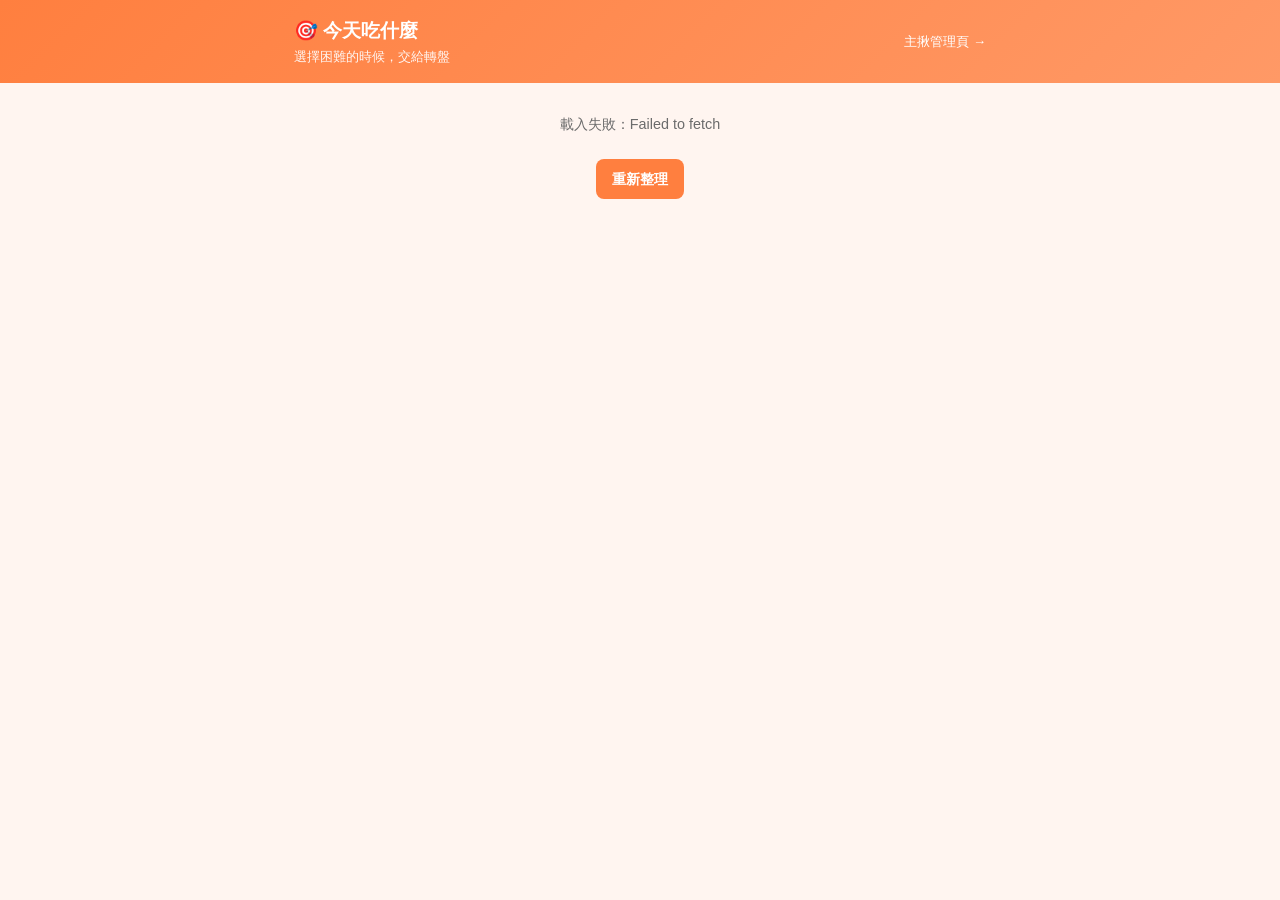
<file: lunch_wheel.html>
<!DOCTYPE html>
<html lang="zh-TW">
<head>
<meta charset="UTF-8">
<meta name="viewport" content="width=device-width, initial-scale=1.0">
<title>今天吃什麼 - 轉盤</title>
<style>
:root {
  --primary-orange: #FF7F3F;
  --secondary-orange: #FF9966;
  --accent-orange: #FFB380;
  --light-bg: #FFF5F0;
  --white: #FFFFFF;
  --text-dark: #3D3D3D;
  --text-light: #6B6B6B;
  --border-light: #FFE8DC;
  --ok: #3FA35F;
}
* { margin: 0; padding: 0; box-sizing: border-box; }
body {
  font-family: 'Segoe UI', 'PingFang TC', 'PingFang SC', 'Microsoft JhengHei', sans-serif;
  background: var(--light-bg);
  color: var(--text-dark);
  line-height: 1.6;
  padding-bottom: 40px;
}
.wrap { max-width: 720px; margin: 0 auto; padding: 0 14px; }

.topbar {
  background: linear-gradient(135deg, var(--primary-orange), var(--secondary-orange));
  color: #fff; padding: 16px 0;
}
.topbar .wrap { display: flex; align-items: center; justify-content: space-between; gap: 12px; }
.topbar h1 { font-size: 1.2rem; font-weight: 700; }
.topbar .sub { font-size: .8rem; opacity: .92; }
.topbar a { color: #fff; font-size: .82rem; text-decoration: none; white-space: nowrap; }
.topbar a:hover { text-decoration: underline; }

.card {
  background: var(--white);
  border: 1px solid var(--border-light);
  border-radius: 10px;
  padding: 16px;
  margin-top: 14px;
  box-shadow: 0 2px 8px rgba(0,0,0,.05);
}
.card h2 {
  font-size: 1.02rem; font-weight: 600; color: var(--primary-orange);
  margin-bottom: 12px;
  display: flex; align-items: center; justify-content: space-between; gap: 10px;
}
.card h2 .hint { font-size: .75rem; font-weight: 400; color: var(--text-light); }

button {
  font-family: inherit; font-size: .9rem; cursor: pointer;
  border: none; border-radius: 8px; padding: 10px 16px;
  background: var(--primary-orange); color: #fff; font-weight: 600;
  transition: filter .15s, transform .1s;
  min-height: 40px;
}
button:hover:not(:disabled) { filter: brightness(1.06); }
button:active:not(:disabled) { transform: scale(.98); }
button:disabled { background: #ccc; cursor: not-allowed; }
button.ghost { background: #fff; color: var(--primary-orange); border: 1px solid var(--accent-orange); }
button.subtle { background: var(--border-light); color: var(--text-dark); }

/* ── 轉盤 ── */
.wheel-box { position: relative; width: 100%; max-width: 380px; margin: 0 auto; }
.wheel-box canvas { width: 100%; display: block; }
/* 指針固定在正上方，轉盤停下來時對到的就是結果 */
.pointer {
  position: absolute; top: -4px; left: 50%; transform: translateX(-50%);
  width: 0; height: 0;
  border-left: 13px solid transparent;
  border-right: 13px solid transparent;
  border-top: 22px solid var(--text-dark);
  filter: drop-shadow(0 2px 3px rgba(0,0,0,.25));
  z-index: 2;
}
.spin-row { display: flex; gap: 10px; justify-content: center; margin-top: 16px; flex-wrap: wrap; }
.spin-row button { padding: 12px 28px; font-size: 1rem; }

.candidates { display: flex; flex-wrap: wrap; gap: 6px; margin-top: 14px; justify-content: center; }
.chip {
  font-size: .78rem; padding: 4px 11px; border-radius: 99px;
  background: var(--border-light); color: var(--text-dark);
}
.chip.win { background: var(--primary-orange); color: #fff; font-weight: 600; }

.bench { margin-top: 16px; padding-top: 14px; border-top: 1px dashed var(--border-light); }
.bench-label { font-size: .76rem; color: var(--text-light); text-align: center; margin-bottom: 8px; }
.bench-chip {
  background: #fff; color: var(--text-light);
  border: 1px dashed var(--accent-orange);
  font-size: .78rem; padding: 4px 11px; min-height: 0; font-weight: 400;
  border-radius: 99px; cursor: pointer;
}
.bench-chip:hover:not(:disabled) { background: #FFF8F4; color: var(--primary-orange); filter: none; }

/* ── 結果 ── */
.result-name {
  font-size: 1.5rem; font-weight: 700; color: var(--primary-orange);
  text-align: center; margin-bottom: 2px;
}
.result-meta { text-align: center; font-size: .84rem; color: var(--text-light); margin-bottom: 6px; }
.result-card { animation: pop .35s ease-out; }
@keyframes pop { from { opacity: 0; transform: translateY(10px) scale(.97); } to { opacity: 1; transform: none; } }

.cat-label {
  font-size: .8rem; font-weight: 600; color: var(--text-light);
  letter-spacing: .06em; margin: 14px 0 8px;
  padding-bottom: 4px; border-bottom: 1px solid var(--border-light);
}
.cat-label:first-of-type { margin-top: 0; }
.menu-grid { display: grid; grid-template-columns: repeat(auto-fill, minmax(150px, 1fr)); gap: 10px; }
.menu-item {
  border: 1px solid var(--border-light); border-radius: 8px; padding: 12px;
  background: #fff; display: flex; flex-direction: column; gap: 2px;
}
.menu-item .n { font-weight: 600; font-size: .95rem; }
.menu-item .p { color: var(--primary-orange); font-weight: 600; font-size: .9rem; }
.dm-link {
  display: block; font-size: .82rem; color: var(--primary-orange);
  background: #FFF8F4; border: 1px solid var(--border-light); border-radius: 8px;
  padding: 9px 12px; margin-bottom: 12px; text-decoration: none;
}
.dm-link:hover { background: #FFF0E6; }

.loading, .empty { color: var(--text-light); text-align: center; padding: 30px 0; font-size: .9rem; }
.footer-link { text-align: center; margin-top: 18px; font-size: .84rem; }
.footer-link a { color: var(--primary-orange); text-decoration: none; }
</style>
</head>
<body>

<div class="topbar">
  <div class="wrap">
    <div>
      <h1>🎯 今天吃什麼</h1>
      <div class="sub">選擇困難的時候，交給轉盤</div>
    </div>
    <a href="lunch_admin.html">主揪管理頁 →</a>
  </div>
</div>

<div class="wrap">
  <div id="loading" class="loading">載入餐廳中…</div>
  <div id="content" style="display:none"></div>
</div>

<script src="lunch.js"></script>
<script>
// 一次抽幾間進轉盤
const WHEEL_SIZE = 5;
// 轉盤至少轉幾圈才停（純粹是為了好看）
const MIN_TURNS = 4;
const SPIN_MS = 4200;

const SEG_COLORS = ['#FF7F3F', '#FFA05C', '#F2653C', '#FFB380', '#E8552F', '#FF8F52'];

const state = {
  all: [],        // 所有可以進轉盤的餐廳（沒被停用的都算）
  picks: [],      // 這一輪抽出來的候選
  winner: null,   // 轉出來的結果
  spinning: false,
  rot: 0,         // 轉盤目前的角度（弧度）
};

let canvas = null, ctx = null;

init();

async function init() {
  try {
    const data = await gasGet({ action: 'getRestaurants' });
    if (data.status === 'error') throw new Error(data.error);

    // 只要沒被停用就進轉盤，還沒建菜單也算。
    // 這個轉盤的用途是「先決定去哪一間」，菜單是決定之後的事——
    // 新增一間店卻要先把菜單建完才能抽，本末倒置。
    state.all = (data.restaurants || []).filter((r) => r.active);

    document.getElementById('loading').style.display = 'none';
    document.getElementById('content').style.display = '';
    reshuffle();
  } catch (e) {
    document.getElementById('loading').innerHTML =
      '載入失敗：' + esc(e.message) + '<br><br><button onclick="location.reload()">重新整理</button>';
  }
}

/** 重新抽一組候選 */
function reshuffle() {
  state.picks = sample(state.all, WHEEL_SIZE);
  state.winner = null;
  // 讓第一格的「中心」對準指針，而不是格線對準指針（那樣看起來像沒對好）
  state.rot = -Math.PI / 2 - Math.PI / Math.max(state.picks.length, 1);
  render();
}

/** Fisher–Yates 洗牌後取前 n 個，每一間被抽中的機率相同 */
function sample(list, n) {
  const a = list.slice();
  for (let i = a.length - 1; i > 0; i--) {
    const j = Math.floor(Math.random() * (i + 1));
    [a[i], a[j]] = [a[j], a[i]];
  }
  return a.slice(0, n);
}

function render() {
  const el = document.getElementById('content');

  if (state.all.length === 0) {
    el.innerHTML = `<div class="card"><div class="empty">
      還沒有可以抽的餐廳。<br><br>
      請先到主揪管理頁的「餐廳菜單」分頁新增餐廳。<br><br>
      <a href="lunch_admin.html"><button class="ghost">去新增餐廳 →</button></a>
    </div></div>`;
    return;
  }
  if (state.all.length === 1) {
    const only = state.all[0];
    el.innerHTML = `<div class="card"><div class="empty">
      目前只有「${esc(only.name)}」一間餐廳，不用抽了 🙂
    </div></div>` + renderResultCard(only);
    return;
  }

  el.innerHTML = `
    <div class="card">
      <h2>轉盤
        <span class="hint">${state.picks.length} 間 · 共 ${state.all.length} 間可抽</span>
      </h2>
      <div class="wheel-box">
        <div class="pointer"></div>
        <canvas id="wheel"></canvas>
      </div>
      <div class="candidates">
        ${state.picks.map((r) => `
          <span class="chip ${state.winner && r.restaurantId === state.winner.restaurantId ? 'win' : ''}">
            ${esc(r.name)}
          </span>`).join('')}
      </div>
      ${renderBench()}
      <div class="spin-row">
        <button id="spinBtn" onclick="spin()" ${state.spinning ? 'disabled' : ''}>
          ${state.winner ? '再轉一次' : '開始轉！'}
        </button>
        <button class="subtle" onclick="reshuffle()" ${state.spinning ? 'disabled' : ''}>
          換一組 ${WHEEL_SIZE} 間
        </button>
      </div>
    </div>
    ${state.winner ? renderResultCard(state.winner) : ''}
    <div class="footer-link"><a href="lunch.html">前往點餐頁 →</a></div>
  `;

  canvas = document.getElementById('wheel');
  ctx = canvas.getContext('2d');
  sizeCanvas();
  drawWheel(state.rot);
}

function renderResultCard(r) {
  const menu = (r.menu || []).filter((m) => m.available);
  return `
    <div class="card result-card">
      <div class="result-name">🍱 ${esc(r.name)}</div>
      <div class="result-meta">
        ${r.phone ? '☎ ' + esc(r.phone) : ''}${r.phone && r.note ? ' · ' : ''}${esc(r.note || '')}
      </div>
      <div style="text-align:center;margin:12px 0 4px">
        <a href="lunch_admin.html?r=${encodeURIComponent(r.restaurantId)}"><button class="ghost">用這間開單 →</button></a>
      </div>
      <h2 style="margin-top:16px">菜單 <span class="hint">${menu.length ? menu.length + ' 項' : '還沒建'}</span></h2>
      ${r.menuImageUrl
        ? `<a class="dm-link" href="${esc(r.menuImageUrl)}" target="_blank" rel="noopener">📄 看原始菜單 DM</a>`
        : ''}
      ${menu.length === 0
        ? `<div class="empty">
             這間還沒建菜單，不過決定去哪吃就夠了 🙂<br><br>
             <a href="lunch_admin.html?r=${encodeURIComponent(r.restaurantId)}&tab=menu">
               <button class="ghost">去建這間的菜單 →</button>
             </a>
           </div>`
        : groupByCategory(menu).map((g) => `
            ${g.name ? `<div class="cat-label">${esc(g.name)}</div>` : ''}
            <div class="menu-grid">
              ${g.items.map((m) => `
                <div class="menu-item">
                  <span class="n">${esc(m.name)}</span>
                  <span class="p">${fmtMoney(m.price)}</span>
                </div>`).join('')}
            </div>`).join('')}
    </div>`;
}

/**
 * 這一輪沒被抽到的餐廳。
 *
 * 一定要顯示出來：只列轉盤上那 5 間的話，剛新增餐廳的人會以為自己沒加成功
 * （「我有新增但沒有出現在轉盤」），其實只是這輪隨機沒抽到而已。
 * 順便讓它可以直接點上轉盤，想吃哪間就不用一直重抽。
 */
function renderBench() {
  const onWheel = new Set(state.picks.map((r) => r.restaurantId));
  const bench = state.all.filter((r) => !onWheel.has(r.restaurantId));
  if (!bench.length) return '';

  return `
    <div class="bench">
      <div class="bench-label">這一輪沒抽到的 ${bench.length} 間 · 點一下就換上轉盤</div>
      <div class="candidates">
        ${bench.map((r) => `
          <button class="chip bench-chip" onclick="swapIn('${esc(r.restaurantId)}')"
            ${state.spinning ? 'disabled' : ''}>${esc(r.name)}</button>`).join('')}
      </div>
    </div>`;
}

/** 把指定餐廳換上轉盤，替掉隨機一格 */
function swapIn(restaurantId) {
  if (state.spinning) return;
  const target = state.all.find((r) => r.restaurantId === restaurantId);
  if (!target || state.picks.some((r) => r.restaurantId === restaurantId)) return;

  state.picks[Math.floor(Math.random() * state.picks.length)] = target;
  state.winner = null;
  render();
}

/** 跟點餐頁同一套分類順序，看起來才一致 */
function groupByCategory(menu) {
  const order = ['主餐', '配菜', '湯品', '飲料', '甜點', '其他'];
  const groups = [];
  menu.forEach((m) => {
    const key = m.category || '';
    let g = groups.find((x) => x.name === key);
    if (!g) { g = { name: key, items: [] }; groups.push(g); }
    g.items.push(m);
  });
  if (groups.length <= 1) return [{ name: '', items: menu }];
  groups.sort((a, b) => {
    const ia = order.indexOf(a.name), ib = order.indexOf(b.name);
    return (ia === -1 ? 99 : ia) - (ib === -1 ? 99 : ib);
  });
  return groups;
}

// ─── 畫轉盤 ───────────────────────────────────────────────────────────────────
function sizeCanvas() {
  const dpr = window.devicePixelRatio || 1;
  const size = canvas.clientWidth || 320;
  canvas.width = size * dpr;
  canvas.height = size * dpr;
  canvas.style.height = size + 'px';
  ctx.setTransform(dpr, 0, 0, dpr, 0, 0);
}

function drawWheel(rot) {
  if (!ctx) return;
  const size = canvas.clientWidth || 320;
  const cx = size / 2, cy = size / 2, r = size / 2 - 5;
  const n = state.picks.length;
  const seg = (Math.PI * 2) / n;

  ctx.clearRect(0, 0, size, size);

  for (let i = 0; i < n; i++) {
    const a0 = rot + i * seg;

    ctx.beginPath();
    ctx.moveTo(cx, cy);
    ctx.arc(cx, cy, r, a0, a0 + seg);
    ctx.closePath();
    ctx.fillStyle = SEG_COLORS[i % SEG_COLORS.length];
    ctx.fill();
    ctx.strokeStyle = '#fff';
    ctx.lineWidth = 2;
    ctx.stroke();

    // 店名沿著半徑排，從外緣往內寫
    const mid = a0 + seg / 2;
    ctx.save();
    ctx.translate(cx, cy);
    ctx.textBaseline = 'middle';
    ctx.fillStyle = '#fff';
    const fs = Math.max(11, Math.min(17, size * 0.048));
    ctx.font = `600 ${fs}px 'PingFang TC', 'Microsoft JhengHei', sans-serif`;
    const label = ellipsis(state.picks[i].name, r - size * 0.16, ctx);

    // 扇形指向左半邊時，文字會整個上下顛倒；多轉 180° 讓它維持正的
    if (Math.cos(mid) < 0) {
      ctx.rotate(mid + Math.PI);
      ctx.textAlign = 'left';
      ctx.fillText(label, -(r - 12), 0);
    } else {
      ctx.rotate(mid);
      ctx.textAlign = 'right';
      ctx.fillText(label, r - 12, 0);
    }
    ctx.restore();
  }

  // 中心的白色圓盤，讓文字不會擠在一起
  ctx.beginPath();
  ctx.arc(cx, cy, size * 0.085, 0, Math.PI * 2);
  ctx.fillStyle = '#fff';
  ctx.fill();
  ctx.strokeStyle = 'var(--border-light)';
  ctx.strokeStyle = '#FFE8DC';
  ctx.lineWidth = 2;
  ctx.stroke();
}

/** 名字太長就截斷加省略號，免得壓到隔壁扇形 */
function ellipsis(text, maxWidth, c) {
  if (c.measureText(text).width <= maxWidth) return text;
  let s = text;
  while (s.length > 1 && c.measureText(s + '…').width > maxWidth) s = s.slice(0, -1);
  return s + '…';
}

// ─── 轉 ───────────────────────────────────────────────────────────────────────
function spin() {
  if (state.spinning || state.picks.length < 2) return;
  state.spinning = true;
  document.getElementById('spinBtn').disabled = true;

  // 先抽出贏家，再回推轉盤該停在哪個角度。
  // 反過來做（轉完再看指針指到誰）很容易因為浮點誤差落在邊界上，
  // 導致「畫面顯示 A、程式判定 B」。
  const n = state.picks.length;
  const winnerIndex = Math.floor(Math.random() * n);
  const seg = (Math.PI * 2) / n;

  // 讓 winnerIndex 這一格的中心停在正上方（指針的位置，也就是 -90°）
  let target = -Math.PI / 2 - (winnerIndex * seg + seg / 2);
  while (target < state.rot + Math.PI * 2 * MIN_TURNS) target += Math.PI * 2;

  const from = state.rot;
  const dist = target - from;
  const t0 = performance.now();

  function frame(now) {
    const p = Math.min(1, (now - t0) / SPIN_MS);
    const eased = 1 - Math.pow(1 - p, 3);   // ease-out：快轉後慢慢停
    state.rot = from + dist * eased;
    drawWheel(state.rot);

    if (p < 1) {
      requestAnimationFrame(frame);
    } else {
      state.rot = target;
      state.spinning = false;
      state.winner = state.picks[winnerIndex];
      render();
    }
  }
  requestAnimationFrame(frame);
}

// 轉向或改變視窗大小時要重算，不然畫面會糊掉或變形
window.addEventListener('resize', () => {
  if (!canvas || state.spinning) return;
  sizeCanvas();
  drawWheel(state.rot);
});
</script>
</body>
</html>
</file>
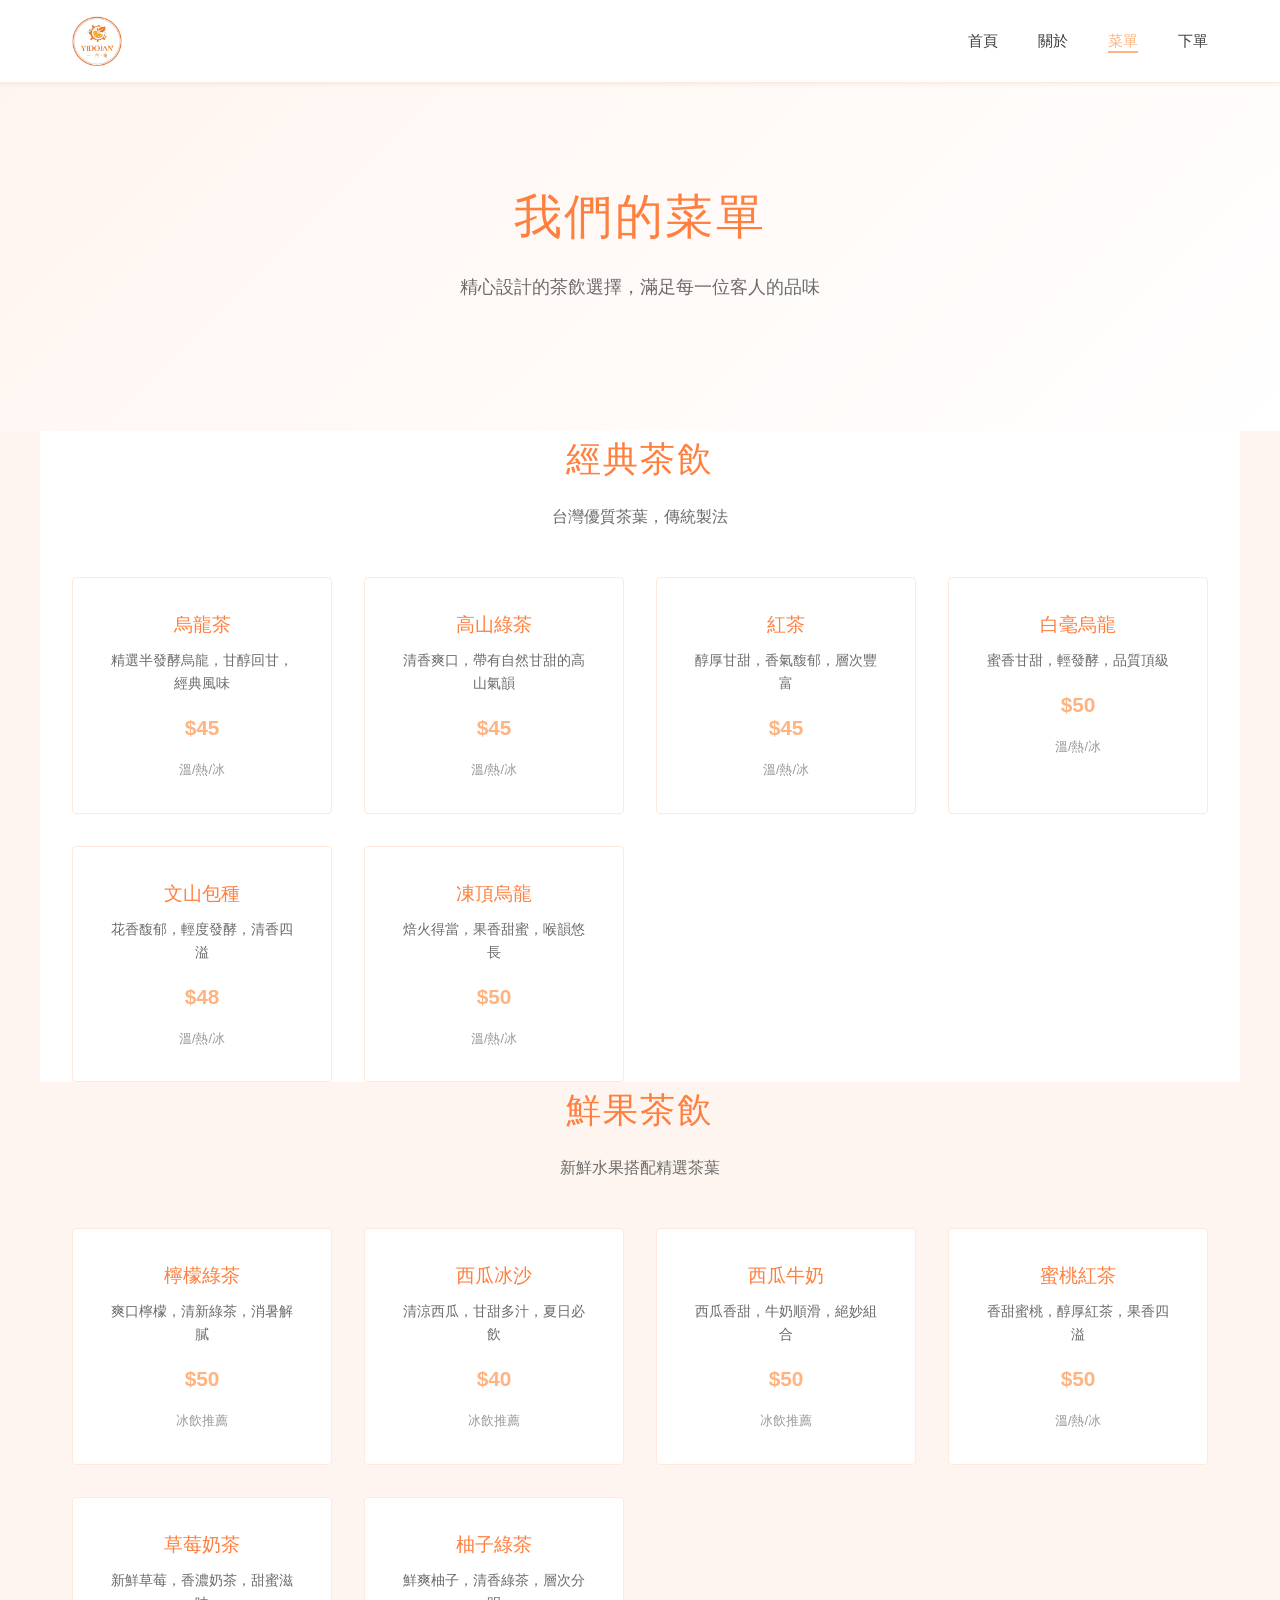
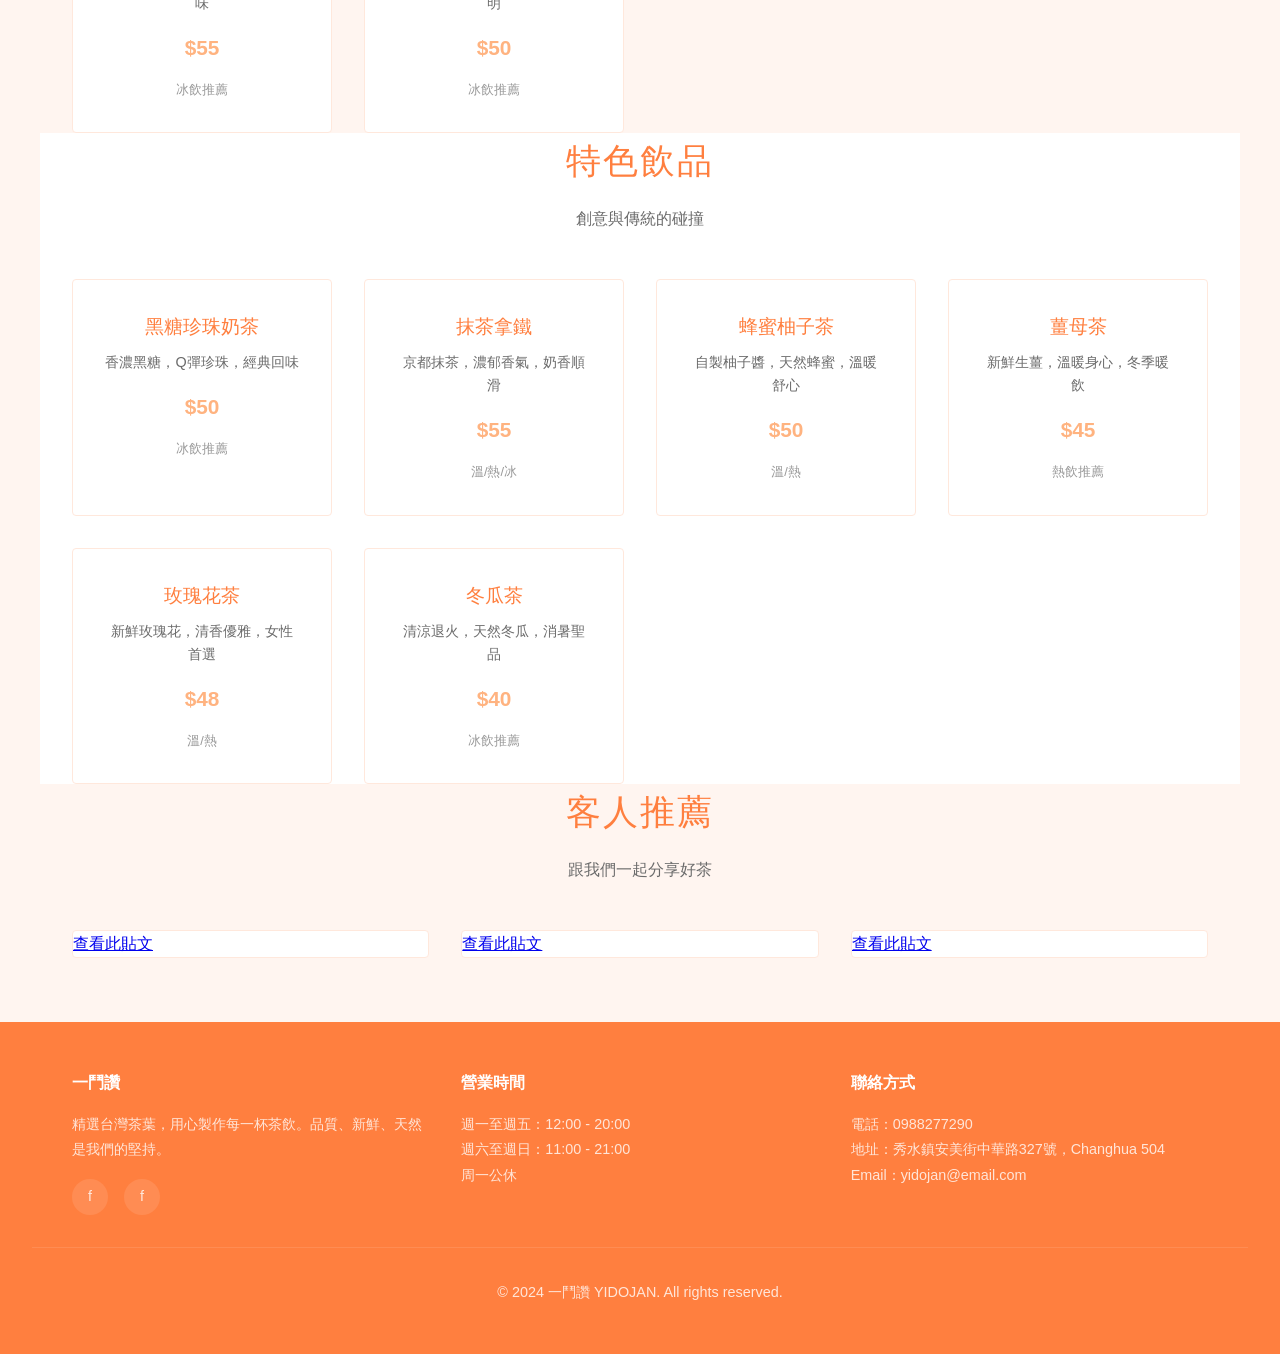
<file: menu.html>
<!DOCTYPE html>
<html lang="zh-TW">
<head>
  <meta charset="UTF-8">
  <meta name="viewport" content="width=device-width, initial-scale=1.0">
  <title>菜單 - 一鬥讚 YIDOJAN</title>
  <link rel="stylesheet" href="style.css">
</head>
<body>
  <!-- NAVIGATION -->
  <nav>
    <div class="container">
      <a href="index.html" class="logo-link">
        <img src="logo.png" alt="YIDOJAN Logo" class="logo-img">
      </a>
      <ul>
        <li><a href="index.html">首頁</a></li>
        <li><a href="about.html">關於</a></li>
        <li><a href="menu.html" class="active">菜單</a></li>
        <li><a href="order.html">下單</a></li>
      </ul>
    </div>
  </nav>

  <!-- HERO -->
  <div class="hero">
    <div class="hero-content">
      <h1>我們的菜單</h1>
      <p>精心設計的茶飲選擇，滿足每一位客人的品味</p>
    </div>
  </div>

  <!-- CLASSIC TEA -->
  <section class="container">
    <h2>經典茶飲</h2>
    <p class="subtitle">台灣優質茶葉，傳統製法</p>
    <div class="gallery-grid">
      <div class="product-card">
        <h3>烏龍茶</h3>
        <p>精選半發酵烏龍，甘醇回甘，經典風味</p>
        <div class="price">$45</div>
        <p style="font-size: 0.8rem; color: #999;">溫/熱/冰</p>
      </div>
      <div class="product-card">
        <h3>高山綠茶</h3>
        <p>清香爽口，帶有自然甘甜的高山氣韻</p>
        <div class="price">$45</div>
        <p style="font-size: 0.8rem; color: #999;">溫/熱/冰</p>
      </div>
      <div class="product-card">
        <h3>紅茶</h3>
        <p>醇厚甘甜，香氣馥郁，層次豐富</p>
        <div class="price">$45</div>
        <p style="font-size: 0.8rem; color: #999;">溫/熱/冰</p>
      </div>
      <div class="product-card">
        <h3>白毫烏龍</h3>
        <p>蜜香甘甜，輕發酵，品質頂級</p>
        <div class="price">$50</div>
        <p style="font-size: 0.8rem; color: #999;">溫/熱/冰</p>
      </div>
      <div class="product-card">
        <h3>文山包種</h3>
        <p>花香馥郁，輕度發酵，清香四溢</p>
        <div class="price">$48</div>
        <p style="font-size: 0.8rem; color: #999;">溫/熱/冰</p>
      </div>
      <div class="product-card">
        <h3>凍頂烏龍</h3>
        <p>焙火得當，果香甜蜜，喉韻悠長</p>
        <div class="price">$50</div>
        <p style="font-size: 0.8rem; color: #999;">溫/熱/冰</p>
      </div>
    </div>
  </section>

  <!-- FRUIT TEA -->
  <section class="container">
    <h2>鮮果茶飲</h2>
    <p class="subtitle">新鮮水果搭配精選茶葉</p>
    <div class="gallery-grid">
      <div class="product-card">
        <h3>檸檬綠茶</h3>
        <p>爽口檸檬，清新綠茶，消暑解膩</p>
        <div class="price">$50</div>
        <p style="font-size: 0.8rem; color: #999;">冰飲推薦</p>
      </div>
      <div class="product-card">
        <h3>西瓜冰沙</h3>
        <p>清涼西瓜，甘甜多汁，夏日必飲</p>
        <div class="price">$40</div>
        <p style="font-size: 0.8rem; color: #999;">冰飲推薦</p>
      </div>
      <div class="product-card">
        <h3>西瓜牛奶</h3>
        <p>西瓜香甜，牛奶順滑，絕妙組合</p>
        <div class="price">$50</div>
        <p style="font-size: 0.8rem; color: #999;">冰飲推薦</p>
      </div>
      <div class="product-card">
        <h3>蜜桃紅茶</h3>
        <p>香甜蜜桃，醇厚紅茶，果香四溢</p>
        <div class="price">$50</div>
        <p style="font-size: 0.8rem; color: #999;">溫/熱/冰</p>
      </div>
      <div class="product-card">
        <h3>草莓奶茶</h3>
        <p>新鮮草莓，香濃奶茶，甜蜜滋味</p>
        <div class="price">$55</div>
        <p style="font-size: 0.8rem; color: #999;">冰飲推薦</p>
      </div>
      <div class="product-card">
        <h3>柚子綠茶</h3>
        <p>鮮爽柚子，清香綠茶，層次分明</p>
        <div class="price">$50</div>
        <p style="font-size: 0.8rem; color: #999;">冰飲推薦</p>
      </div>
    </div>
  </section>

  <!-- SPECIALTY -->
  <section class="container">
    <h2>特色飲品</h2>
    <p class="subtitle">創意與傳統的碰撞</p>
    <div class="gallery-grid">
      <div class="product-card">
        <h3>黑糖珍珠奶茶</h3>
        <p>香濃黑糖，Q彈珍珠，經典回味</p>
        <div class="price">$50</div>
        <p style="font-size: 0.8rem; color: #999;">冰飲推薦</p>
      </div>
      <div class="product-card">
        <h3>抹茶拿鐵</h3>
        <p>京都抹茶，濃郁香氣，奶香順滑</p>
        <div class="price">$55</div>
        <p style="font-size: 0.8rem; color: #999;">溫/熱/冰</p>
      </div>
      <div class="product-card">
        <h3>蜂蜜柚子茶</h3>
        <p>自製柚子醬，天然蜂蜜，溫暖舒心</p>
        <div class="price">$50</div>
        <p style="font-size: 0.8rem; color: #999;">溫/熱</p>
      </div>
      <div class="product-card">
        <h3>薑母茶</h3>
        <p>新鮮生薑，溫暖身心，冬季暖飲</p>
        <div class="price">$45</div>
        <p style="font-size: 0.8rem; color: #999;">熱飲推薦</p>
      </div>
      <div class="product-card">
        <h3>玫瑰花茶</h3>
        <p>新鮮玫瑰花，清香優雅，女性首選</p>
        <div class="price">$48</div>
        <p style="font-size: 0.8rem; color: #999;">溫/熱</p>
      </div>
      <div class="product-card">
        <h3>冬瓜茶</h3>
        <p>清涼退火，天然冬瓜，消暑聖品</p>
        <div class="price">$40</div>
        <p style="font-size: 0.8rem; color: #999;">冰飲推薦</p>
      </div>
    </div>
  </section>

  <!-- INSTAGRAM GALLERY -->
  <section class="container">
    <h2>客人推薦</h2>
    <p class="subtitle">跟我們一起分享好茶</p>
    <div class="instagram-embed-container">
      <!-- 新年貼文 -->
      <div class="instagram-post">
        <blockquote class="instagram-media" data-instgrm-permalink="https://www.instagram.com/p/DUpTj-4gQNL/?utm_source=ig_embed&utm_campaign=loading" data-instgrm-version="14">
          <a href="https://www.instagram.com/p/DUpTj-4gQNL/?utm_source=ig_embed&utm_campaign=loading">查看此貼文</a>
        </blockquote>
      </div>

      <!-- 活動貼文 -->
      <div class="instagram-post">
        <blockquote class="instagram-media" data-instgrm-permalink="https://www.instagram.com/p/DO8QoMIga8p/?utm_source=ig_embed&utm_campaign=loading" data-instgrm-version="14">
          <a href="https://www.instagram.com/p/DO8QoMIga8p/?utm_source=ig_embed&utm_campaign=loading">查看此貼文</a>
        </blockquote>
      </div>

      <!-- 西瓜飲品貼文 -->
      <div class="instagram-post">
        <blockquote class="instagram-media" data-instgrm-permalink="https://www.instagram.com/p/C4xrdJHJsFD/?utm_source=ig_embed&utm_campaign=loading" data-instgrm-version="14">
          <a href="https://www.instagram.com/p/C4xrdJHJsFD/?utm_source=ig_embed&utm_campaign=loading">查看此貼文</a>
        </blockquote>
      </div>
    </div>
  </section>

  <!-- FOOTER -->
  <footer>
    <div class="container">
      <div>
        <h4>一鬥讚</h4>
        <p>精選台灣茶葉，用心製作每一杯茶飲。品質、新鮮、天然是我們的堅持。</p>
        <div class="social-icons">
          <a href="https://www.instagram.com/yidojan/" target="_blank" title="Instagram">f</a>
          <a href="#" title="Facebook">f</a>
        </div>
      </div>
      <div>
        <h4>營業時間</h4>
        <p>週一至週五：12:00 - 20:00<br>週六至週日：11:00 - 21:00<br>周一公休</p>
      </div>
      <div>
        <h4>聯絡方式</h4>
        <p>電話：0988277290<br>地址：秀水鎮安美街中華路327號，Changhua 504<br>Email：yidojan@email.com</p>
      </div>
    </div>
    <div class="footer-bottom">
      <p>&copy; 2024 一鬥讚 YIDOJAN. All rights reserved.</p>
    </div>
  </footer>

  <script src="https://www.instagram.com/embed.js"></script>
  <script src="script.js"></script>
</body>
</html>
</file>
<file: style.css>
/* YI DOU ZAN - Multi-page Website Style */

:root {
  --primary-orange: #FF7F3F;
  --secondary-orange: #FF9966;
  --accent-orange: #FFB380;
  --light-bg: #FFF5F0;
  --white: #FFFFFF;
  --text-dark: #3D3D3D;
  --text-light: #6B6B6B;
  --border-light: #FFE8DC;
}

* {
  margin: 0;
  padding: 0;
  box-sizing: border-box;
}

html {
  scroll-behavior: smooth;
}

body {
  font-family: 'Segoe UI', 'PingFang SC', 'Hiragino Sans GB', sans-serif;
  background-color: var(--light-bg);
  color: var(--text-dark);
  line-height: 1.6;
}

/* NAVIGATION */
nav {
  background-color: var(--white);
  border-bottom: 1px solid var(--border-light);
  position: sticky;
  top: 0;
  z-index: 100;
  box-shadow: 0 2px 4px rgba(0, 0, 0, 0.05);
}

nav .container {
  display: flex;
  justify-content: space-between;
  align-items: center;
  padding: 1rem 2rem;
  max-width: 1200px;
  margin: 0 auto;
}

nav .logo-link {
  display: flex;
  align-items: center;
  text-decoration: none;
  transition: transform 0.3s ease;
}

nav .logo-link:hover {
  transform: scale(1.05);
}

nav .logo-img {
  height: 50px;
  width: auto;
  max-width: 120px;
}

nav ul {
  display: flex;
  list-style: none;
  gap: 2.5rem;
}

nav a {
  text-decoration: none;
  color: var(--text-dark);
  font-size: 0.95rem;
  font-weight: 500;
  position: relative;
  transition: color 0.3s ease;
}

nav a::after {
  content: '';
  position: absolute;
  width: 0;
  height: 2px;
  bottom: -4px;
  left: 0;
  background-color: var(--accent-orange);
  transition: width 0.3s ease;
}

nav a:hover {
  color: var(--accent-orange);
}

nav a:hover::after {
  width: 100%;
}

nav a.active {
  color: var(--accent-orange);
}

nav a.active::after {
  width: 100%;
}

/* CONTAINER */
.container {
  max-width: 1200px;
  margin: 0 auto;
  padding: 0 2rem;
}

/* HERO SECTION */
.hero {
  background: linear-gradient(135deg, #FFF5F0 0%, #FFFFFF 100%);
  padding: 6rem 2rem;
  text-align: center;
}

.hero-content h1 {
  font-size: 3rem;
  color: var(--primary-orange);
  margin-bottom: 1rem;
  font-weight: 300;
  letter-spacing: 0.05em;
}

.hero-content p {
  font-size: 1.1rem;
  color: var(--text-light);
  max-width: 600px;
  margin: 0 auto 2rem;
  line-height: 1.8;
}

.hero-cta {
  display: inline-block;
  background-color: var(--primary-orange);
  color: white;
  padding: 1rem 2.5rem;
  text-decoration: none;
  border-radius: 4px;
  font-size: 0.95rem;
  transition: background-color 0.3s ease;
}

.hero-cta:hover {
  background-color: var(--secondary-orange);
}

/* SECTION STYLES */
section {
  padding: 4rem 2rem;
  background-color: var(--white);
  margin-bottom: 2rem;
}

section:nth-child(even) {
  background-color: var(--light-bg);
}

section h2 {
  font-size: 2.2rem;
  color: var(--primary-orange);
  margin-bottom: 1rem;
  font-weight: 300;
  text-align: center;
  letter-spacing: 0.05em;
}

section .subtitle {
  text-align: center;
  color: var(--text-light);
  font-size: 1rem;
  margin-bottom: 3rem;
}

/* TWO COLUMN LAYOUT */
.two-column {
  display: grid;
  grid-template-columns: 1fr 1fr;
  gap: 3rem;
  align-items: center;
}

.two-column-text h3 {
  font-size: 1.5rem;
  color: var(--primary-orange);
  margin-bottom: 1rem;
  font-weight: 400;
}

.two-column-text p {
  color: var(--text-light);
  line-height: 1.8;
  margin-bottom: 1rem;
}

.two-column-image {
  background-color: var(--light-bg);
  border-radius: 4px;
  overflow: hidden;
  aspect-ratio: 1;
}

.two-column-image img {
  width: 100%;
  height: 100%;
  object-fit: cover;
}

/* GALLERY GRID */
.gallery-grid {
  display: grid;
  grid-template-columns: repeat(auto-fit, minmax(250px, 1fr));
  gap: 2rem;
  margin-top: 2rem;
}

.gallery-item {
  background-color: var(--white);
  border: 1px solid var(--border-light);
  border-radius: 4px;
  overflow: hidden;
  transition: transform 0.3s ease, box-shadow 0.3s ease;
}

.gallery-item:hover {
  transform: translateY(-4px);
  box-shadow: 0 8px 16px rgba(0, 0, 0, 0.1);
}

.gallery-item-image {
  width: 100%;
  aspect-ratio: 1;
  background-color: var(--light-bg);
  overflow: hidden;
}

.gallery-item-image img {
  width: 100%;
  height: 100%;
  object-fit: cover;
}

.gallery-item-content {
  padding: 1.5rem;
}

.gallery-item-content h3 {
  font-size: 1.1rem;
  color: var(--primary-orange);
  margin-bottom: 0.5rem;
  font-weight: 500;
}

.gallery-item-content p {
  font-size: 0.9rem;
  color: var(--text-light);
}

/* INSTAGRAM EMBED */
.instagram-embed-container {
  display: grid;
  grid-template-columns: repeat(auto-fit, minmax(300px, 1fr));
  gap: 2rem;
  margin-top: 2rem;
}

.instagram-post {
  background-color: var(--white);
  border: 1px solid var(--border-light);
  border-radius: 4px;
  overflow: hidden;
  display: flex;
  flex-direction: column;
}

.instagram-post iframe {
  width: 100%;
  flex-grow: 1;
  border: none;
}

/* PRODUCT CARD */
.product-card {
  background-color: var(--white);
  border: 1px solid var(--border-light);
  border-radius: 4px;
  padding: 2rem;
  text-align: center;
  transition: all 0.3s ease;
}

.product-card:hover {
  box-shadow: 0 4px 12px rgba(0, 0, 0, 0.08);
  transform: translateY(-2px);
}

.product-card h3 {
  font-size: 1.2rem;
  color: var(--primary-orange);
  margin-bottom: 0.5rem;
  font-weight: 500;
}

.product-card .price {
  font-size: 1.3rem;
  color: var(--accent-orange);
  font-weight: 600;
  margin: 1rem 0;
}

.product-card p {
  color: var(--text-light);
  font-size: 0.9rem;
  line-height: 1.6;
}

/* PROCESS TIMELINE */
.process-grid {
  display: grid;
  grid-template-columns: repeat(auto-fit, minmax(200px, 1fr));
  gap: 2rem;
  margin-top: 2rem;
}

.process-step {
  text-align: center;
}

.process-step .step-number {
  display: inline-block;
  width: 50px;
  height: 50px;
  background-color: var(--accent-orange);
  color: white;
  border-radius: 50%;
  display: flex;
  align-items: center;
  justify-content: center;
  font-size: 1.5rem;
  font-weight: 600;
  margin-bottom: 1rem;
}

.process-step h4 {
  color: var(--primary-orange);
  font-size: 1rem;
  margin-bottom: 0.5rem;
}

.process-step p {
  color: var(--text-light);
  font-size: 0.85rem;
}

/* FOOTER */
footer {
  background-color: var(--primary-orange);
  color: var(--white);
  padding: 3rem 2rem;
  margin-top: 4rem;
}

footer .container {
  display: grid;
  grid-template-columns: repeat(auto-fit, minmax(250px, 1fr));
  gap: 2rem;
}

footer h4 {
  font-size: 1rem;
  margin-bottom: 1rem;
  font-weight: 600;
}

footer p, footer a {
  color: rgba(255, 255, 255, 0.8);
  font-size: 0.9rem;
  line-height: 1.8;
  text-decoration: none;
}

footer a:hover {
  color: var(--accent-orange);
}

.social-icons {
  display: flex;
  gap: 1rem;
  margin-top: 1rem;
}

.social-icons a {
  display: inline-block;
  width: 36px;
  height: 36px;
  background-color: rgba(255, 255, 255, 0.1);
  border-radius: 50%;
  display: flex;
  align-items: center;
  justify-content: center;
  transition: background-color 0.3s ease;
}

.social-icons a:hover {
  background-color: var(--accent-orange);
}

footer .footer-bottom {
  text-align: center;
  margin-top: 2rem;
  padding-top: 2rem;
  border-top: 1px solid rgba(255, 255, 255, 0.1);
  font-size: 0.85rem;
  color: rgba(255, 255, 255, 0.6);
}

/* RESPONSIVE DESIGN */
@media (max-width: 768px) {
  nav ul {
    gap: 1rem;
  }

  nav a {
    font-size: 0.85rem;
  }

  .hero-content h1 {
    font-size: 2rem;
  }

  section h2 {
    font-size: 1.8rem;
  }

  .two-column {
    grid-template-columns: 1fr;
  }

  .gallery-grid {
    grid-template-columns: repeat(auto-fit, minmax(150px, 1fr));
  }

  .instagram-embed-container {
    grid-template-columns: 1fr;
  }
}

@media (max-width: 480px) {
  nav .container {
    padding: 1rem;
  }

  nav ul {
    flex-direction: column;
    gap: 0.5rem;
  }

  .hero-content h1 {
    font-size: 1.5rem;
  }

  section {
    padding: 2rem 1rem;
  }

  .container {
    padding: 0 1rem;
  }
}
</file>
